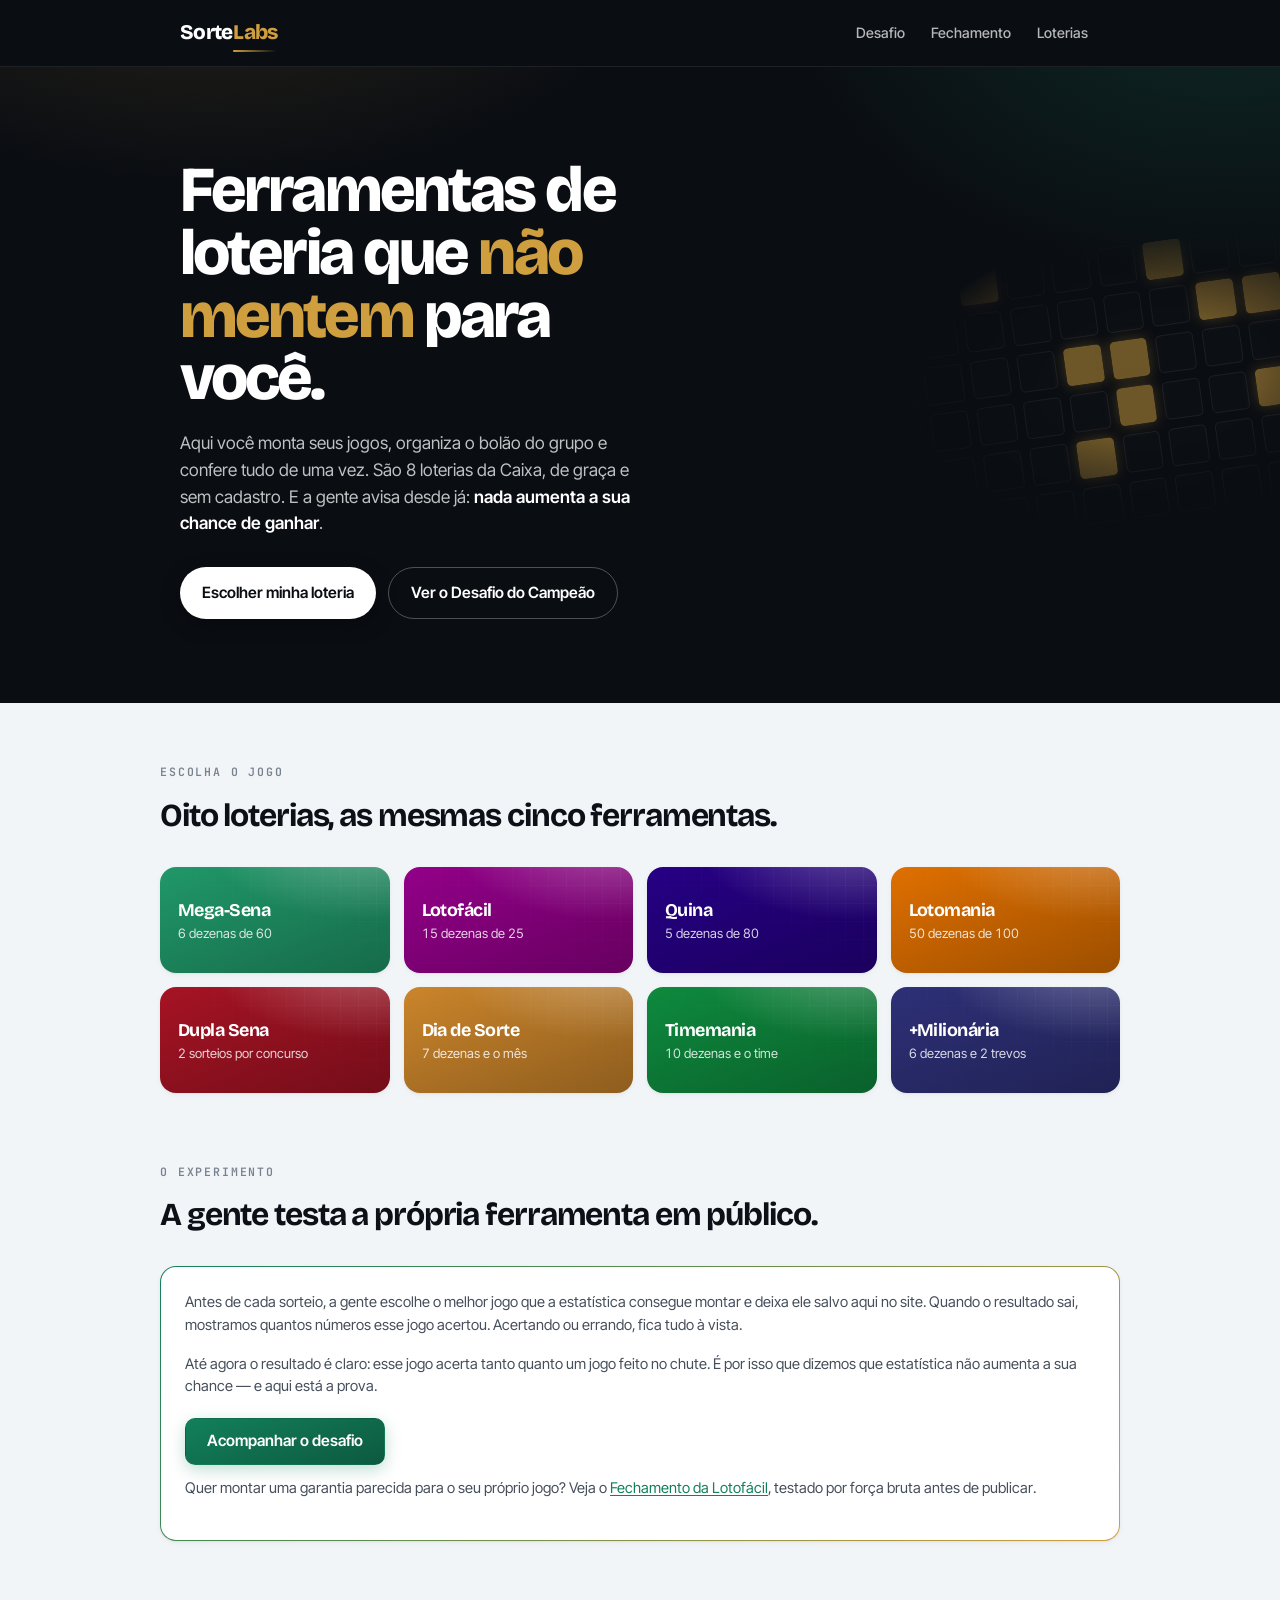
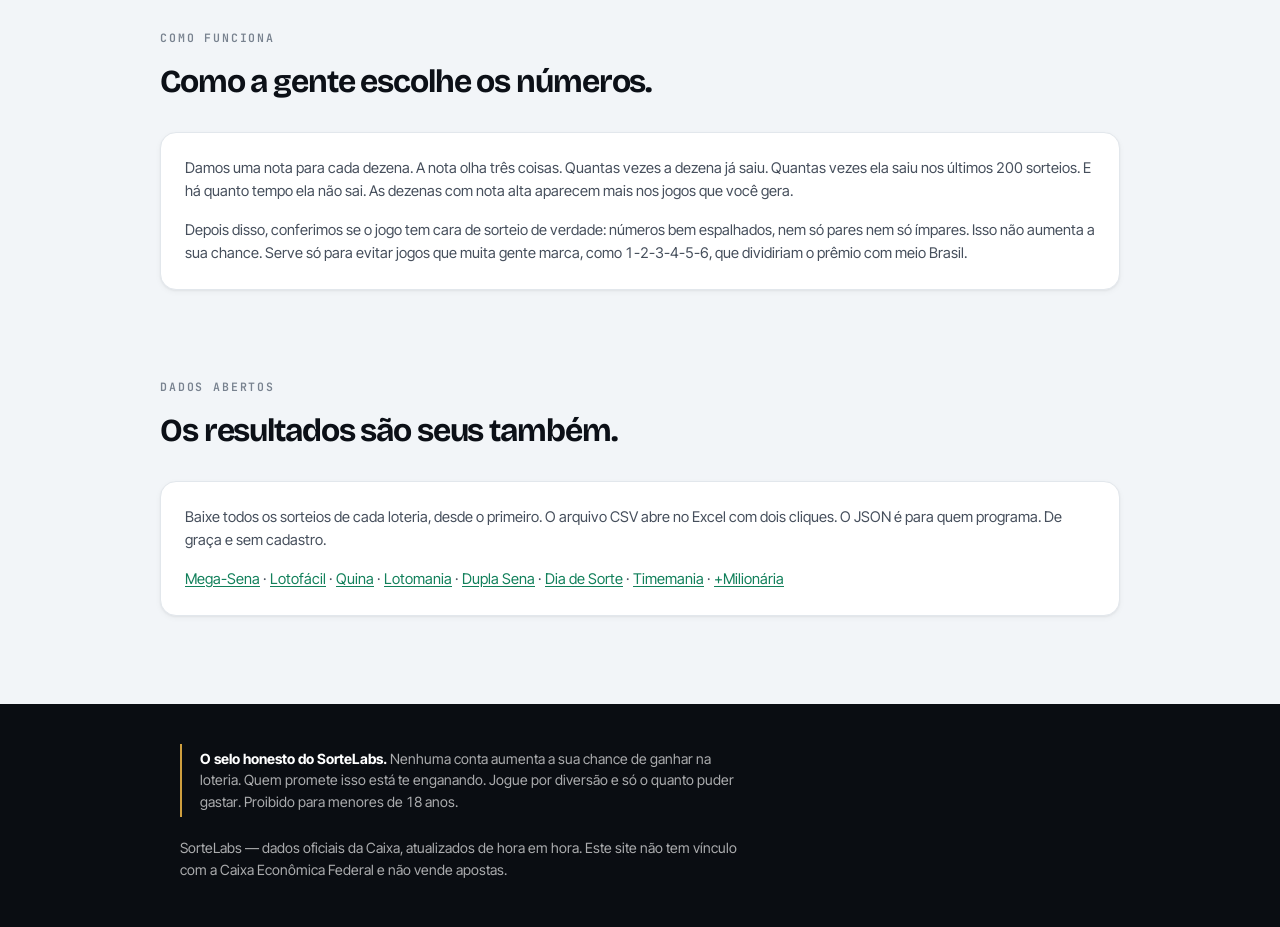
<file: index.html>
<!DOCTYPE html>
<html lang="pt-BR">
<head>
<meta charset="utf-8">
<meta name="viewport" content="width=device-width, initial-scale=1">
<meta name="google-site-verification" content="1ASDodTUQNNEFQTdYF4TCvACuHrtQRBXcfsDynb9Msk" />
<title>SorteLabs — Gerador, Bolão com Rateio e Conferidor de Loterias</title>
<meta name="description" content="Ferramentas gratuitas para Mega-Sena, Lotofácil, Quina e mais 5 loterias: gerador estatístico, bolão com rateio pronto para o WhatsApp, conferidor de vários jogos e planejador de orçamento. Honesto: nada aumenta sua chance — a gente só organiza a brincadeira.">
<meta property="og:title" content="SorteLabs — ferramentas honestas para loterias">
<meta property="og:description" content="Gerador, bolão com rateio, conferidor e planejador de orçamento para 8 loterias da Caixa. Grátis.">
<meta property="og:type" content="website">
<link rel="canonical" href="https://sortelabs.com.br/">
<link rel="preconnect" href="https://fonts.googleapis.com">
<link rel="preconnect" href="https://fonts.gstatic.com" crossorigin>
<link href="https://fonts.googleapis.com/css2?family=Bricolage+Grotesque:opsz,wght@12..96,600..800&family=Inter+Tight:wght@400;500;600;700&family=JetBrains+Mono:wght@400;600&display=swap" rel="stylesheet">
<link rel="stylesheet" href="css/estilo.css">
<link rel="icon" href="data:image/svg+xml,<svg xmlns='http://www.w3.org/2000/svg' viewBox='0 0 100 100'><rect width='100' height='100' rx='22' fill='%230A0D12'/><rect x='18' y='18' width='26' height='26' rx='6' fill='%23CF9F3F'/><rect x='56' y='18' width='26' height='26' rx='6' fill='%23222A35'/><rect x='18' y='56' width='26' height='26' rx='6' fill='%23222A35'/><rect x='56' y='56' width='26' height='26' rx='6' fill='%23CF9F3F'/></svg>">
</head>
<body>

<header class="topo">
  <div class="miolo">
    <a class="marca" href="/"><span class="sorte">Sorte</span><span class="labs">Labs</span></a>
    <nav>
      <a href="desafio.html">Desafio</a>
      <a href="fechamento.html">Fechamento</a>
      <a href="#loterias">Loterias</a>
    </nav>
  </div>
</header>

<section class="heroi">
  <div class="volante" aria-hidden="true"></div>
  <div class="miolo">
    <h1>Ferramentas de loteria que <em>não mentem</em> para você.</h1>
    <p>Aqui você monta seus jogos, organiza o bolão do grupo e confere tudo
    de uma vez. São 8 loterias da Caixa, de graça e sem cadastro. E a gente
    avisa desde já: <strong>nada aumenta a sua chance de ganhar</strong>.</p>
    <div class="heroi-acoes">
      <a class="botao-claro" href="#loterias">Escolher minha loteria</a>
      <a class="botao-vazado" href="desafio.html">Ver o Desafio do Campeão</a>
    </div>
  </div>
</section>

<main>
  <section class="secao miolo" id="loterias">
    <span class="rotulo-secao">Escolha o jogo</span>
    <h2>Oito loterias, as mesmas cinco ferramentas.</h2>
    <div class="grade-loterias revelar">
      <a class="card-loteria" style="--cor:#209869" href="megasena.html">
        <strong>Mega-Sena</strong><span>6 dezenas de 60</span></a>
      <a class="card-loteria" style="--cor:#930089" href="lotofacil.html">
        <strong>Lotofácil</strong><span>15 dezenas de 25</span></a>
      <a class="card-loteria" style="--cor:#260085" href="quina.html">
        <strong>Quina</strong><span>5 dezenas de 80</span></a>
      <a class="card-loteria" style="--cor:#E07000" href="lotomania.html">
        <strong>Lotomania</strong><span>50 dezenas de 100</span></a>
      <a class="card-loteria" style="--cor:#A61324" href="duplasena.html">
        <strong>Dupla Sena</strong><span>2 sorteios por concurso</span></a>
      <a class="card-loteria" style="--cor:#CB852B" href="diadesorte.html">
        <strong>Dia de Sorte</strong><span>7 dezenas e o mês</span></a>
      <a class="card-loteria" style="--cor:#0E8A3E" href="timemania.html">
        <strong>Timemania</strong><span>10 dezenas e o time</span></a>
      <a class="card-loteria" style="--cor:#2E3078" href="maismilionaria.html">
        <strong>+Milionária</strong><span>6 dezenas e 2 trevos</span></a>
    </div>
  </section>

  <section class="secao miolo">
    <span class="rotulo-secao">O experimento</span>
    <h2>A gente testa a própria ferramenta em público.</h2>
    <div class="cartao destaque revelar">
      <p class="dica">Antes de cada sorteio, a gente escolhe o melhor jogo que
      a estatística consegue montar e deixa ele salvo aqui no site. Quando o
      resultado sai, mostramos quantos números esse jogo acertou. Acertando ou
      errando, fica tudo à vista.</p>
      <p class="dica">Até agora o resultado é claro: esse jogo acerta tanto
      quanto um jogo feito no chute. É por isso que dizemos que estatística não
      aumenta a sua chance — e aqui está a prova.</p>
      <a class="botao" href="desafio.html" style="margin-top:4px">Acompanhar o desafio</a>
      <p class="dica" style="margin-top:12px">Quer montar uma garantia parecida
      para o seu próprio jogo? Veja o
      <a href="fechamento.html">Fechamento da Lotofácil</a>, testado por força
      bruta antes de publicar.</p>
    </div>
  </section>

  <section class="secao miolo">
    <span class="rotulo-secao">Como funciona</span>
    <h2>Como a gente escolhe os números.</h2>
    <div class="cartao revelar">
      <p class="dica">Damos uma nota para cada dezena. A nota olha três coisas. Quantas
      vezes a dezena já saiu. Quantas vezes ela saiu nos últimos 200 sorteios.
      E há quanto tempo ela não sai. As dezenas com nota alta aparecem
      mais nos jogos que você gera.</p>
      <p class="dica" style="margin-bottom:0">Depois disso, conferimos se o jogo
      tem cara de sorteio de verdade: números bem espalhados, nem só pares nem
      só ímpares. Isso não aumenta a sua chance. Serve só para evitar jogos que
      muita gente marca, como 1-2-3-4-5-6, que dividiriam o prêmio com meio
      Brasil.</p>
    </div>
  </section>

  <section class="secao miolo" style="padding-bottom:20px">
    <span class="rotulo-secao">Dados abertos</span>
    <h2>Os resultados são seus também.</h2>
    <div class="cartao revelar">
      <p class="dica">Baixe todos os sorteios de cada loteria, desde o primeiro.
      O arquivo CSV abre no Excel com dois cliques. O JSON é para quem programa.
      De graça e sem cadastro.</p>
      <p class="dica" style="margin-bottom:0">
        <a href="dados/csv/megasena.csv" download>Mega-Sena</a> ·
        <a href="dados/csv/lotofacil.csv" download>Lotofácil</a> ·
        <a href="dados/csv/quina.csv" download>Quina</a> ·
        <a href="dados/csv/lotomania.csv" download>Lotomania</a> ·
        <a href="dados/csv/duplasena.csv" download>Dupla Sena</a> ·
        <a href="dados/csv/diadesorte.csv" download>Dia de Sorte</a> ·
        <a href="dados/csv/timemania.csv" download>Timemania</a> ·
        <a href="dados/csv/maismilionaria.csv" download>+Milionária</a>
      </p>
    </div>
  </section>
</main>

<footer class="rodape">
  <div class="miolo">
    <div class="selo-honesto"><strong>O selo honesto do SorteLabs.</strong>
    Nenhuma conta aumenta a sua chance de ganhar na loteria. Quem promete isso
    está te enganando. Jogue por diversão e só o quanto puder gastar. Proibido
    para menores de 18 anos.</div>
    <p>SorteLabs — dados oficiais da Caixa, atualizados de hora em hora. Este
    site não tem vínculo com a Caixa Econômica Federal e não vende apostas.</p>
  </div>
</footer>

<script src="js/interface.js"></script>
<script data-goatcounter="https://sortelabs.goatcounter.com/count" async src="//gc.zgo.at/count.js"></script>
</body>
</html>
</file>
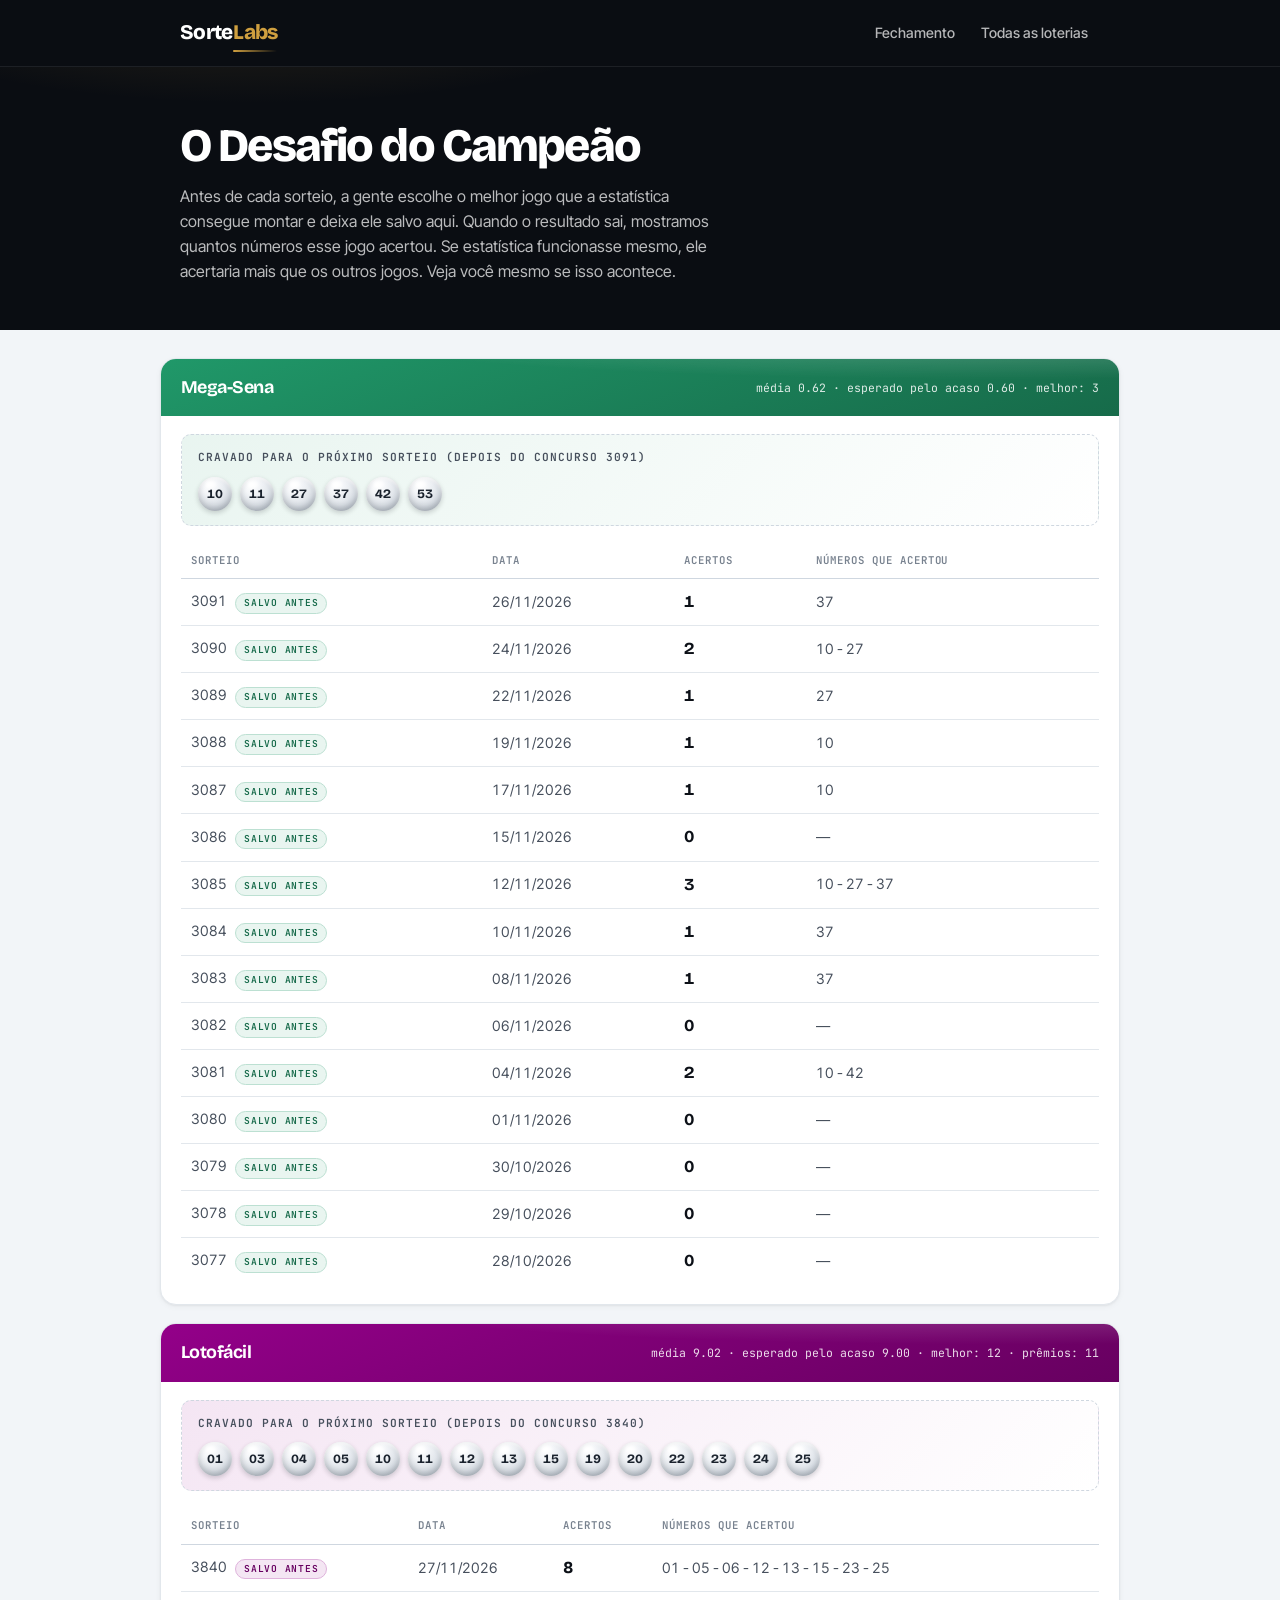
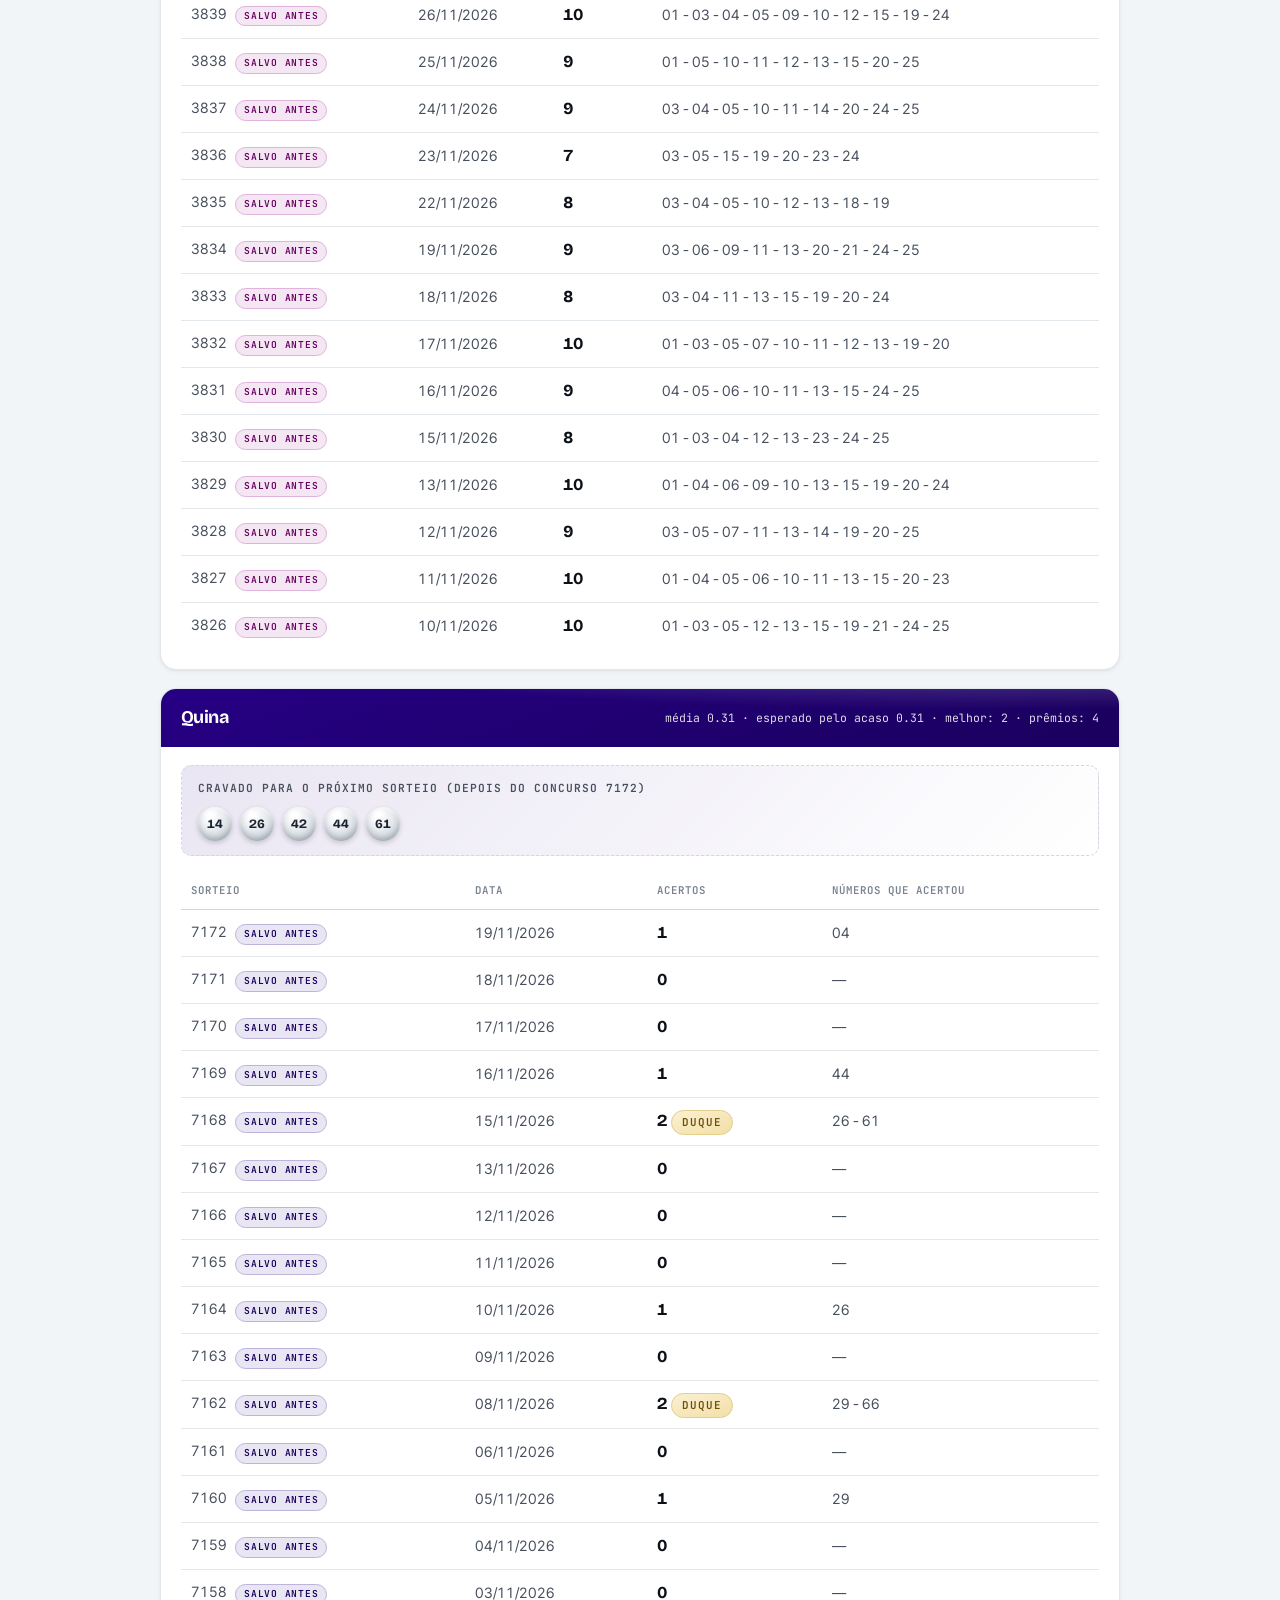
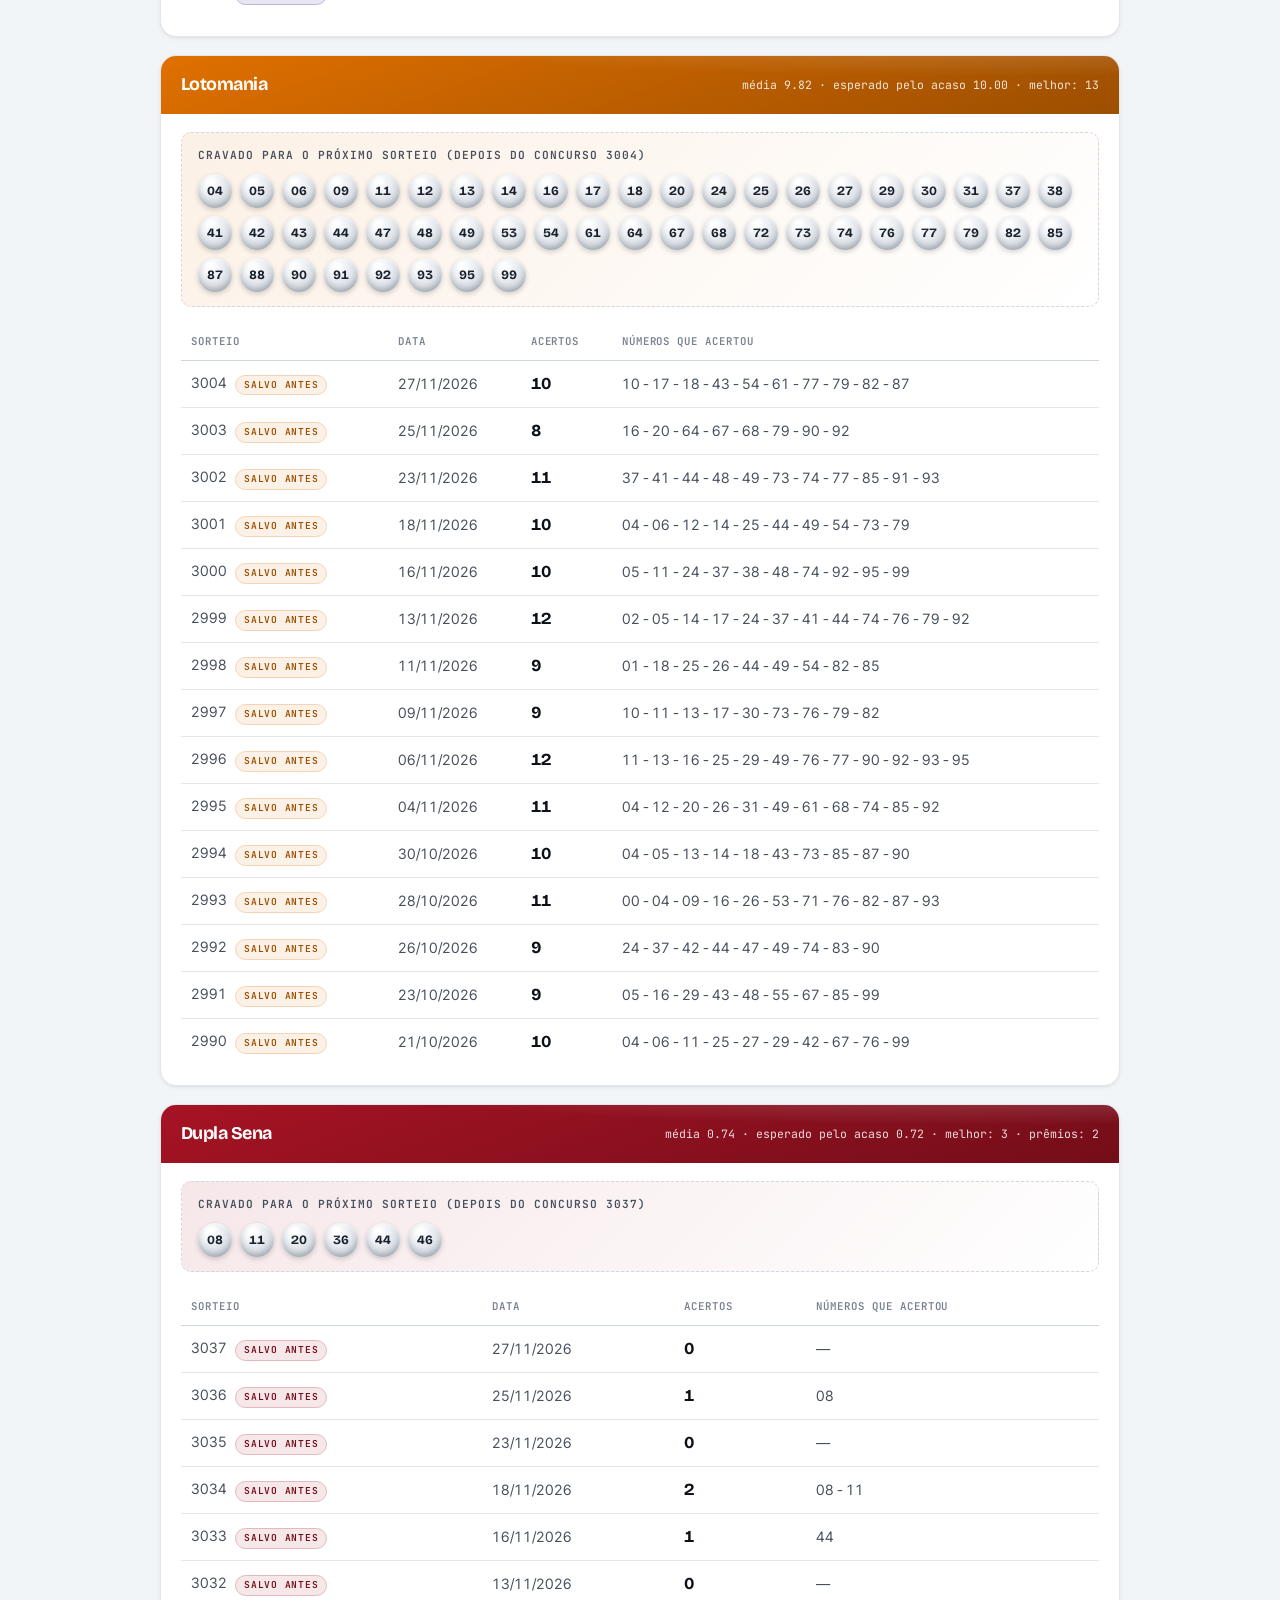
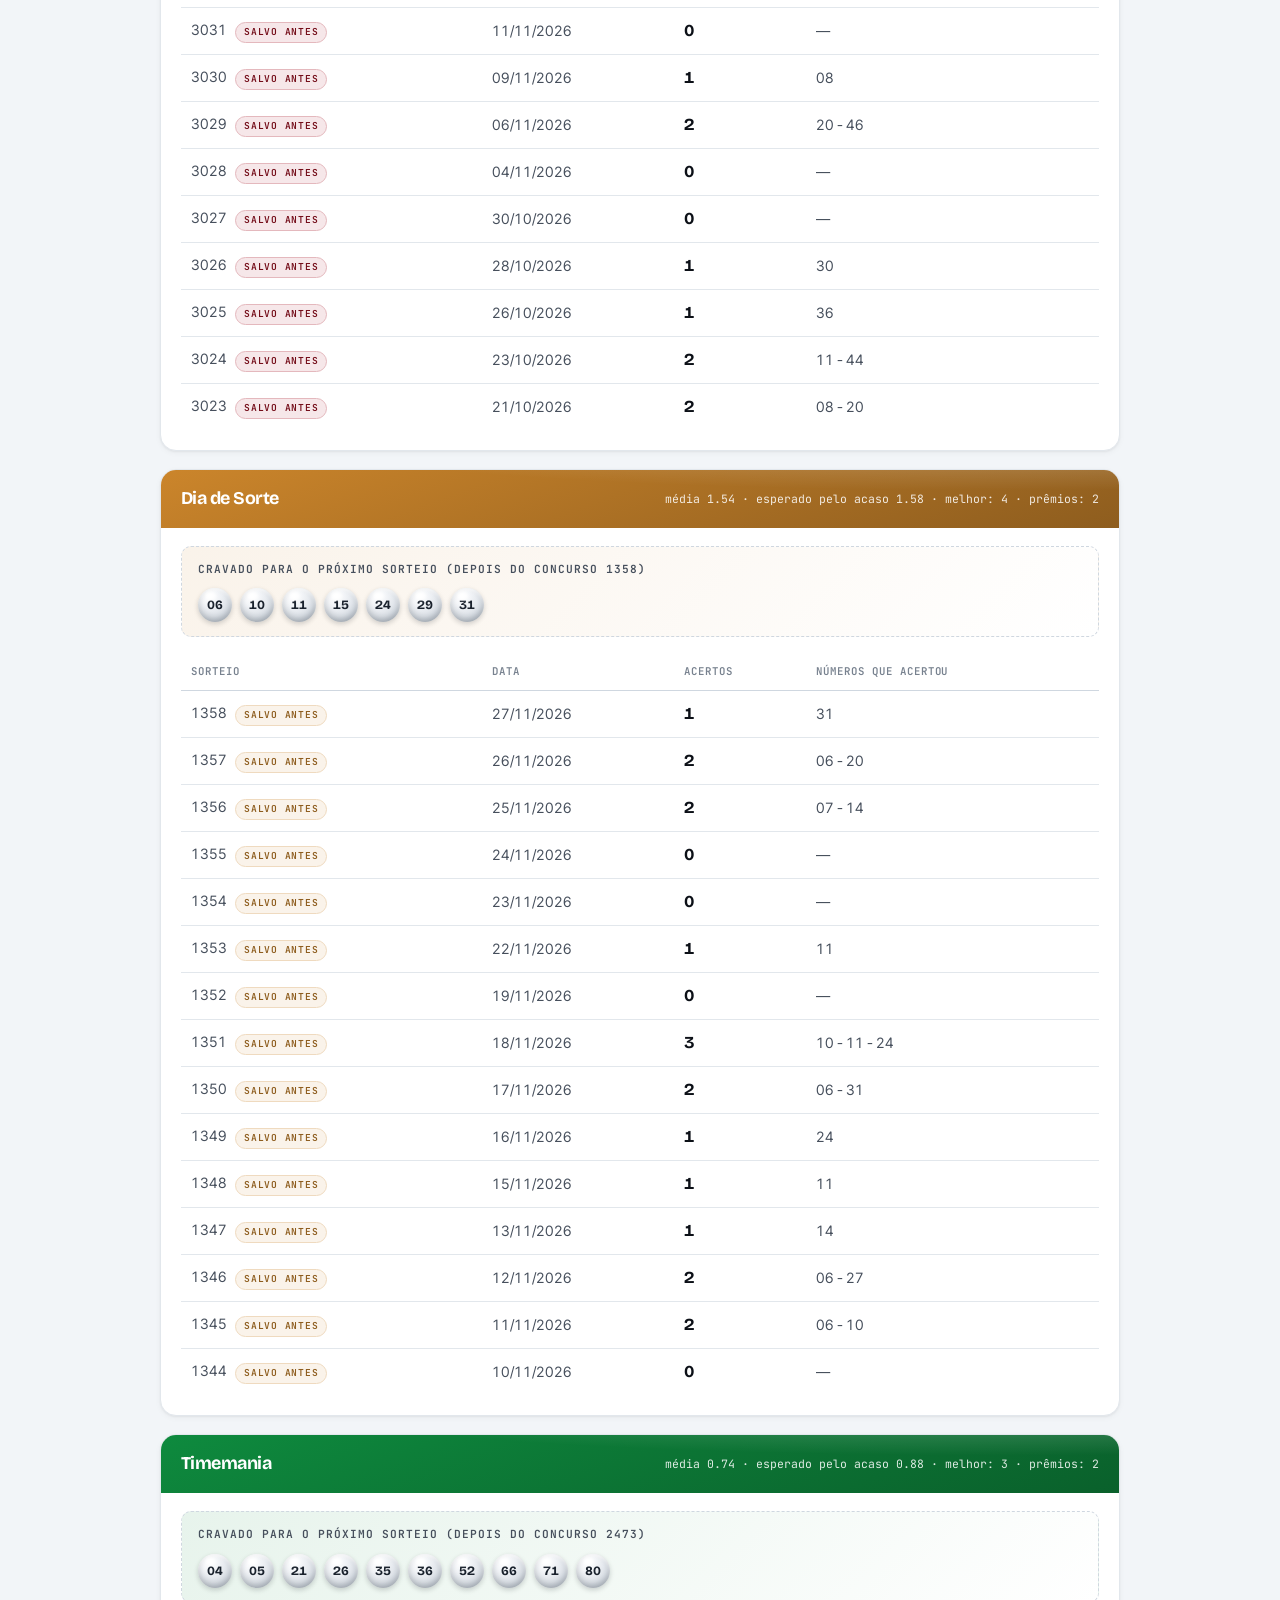
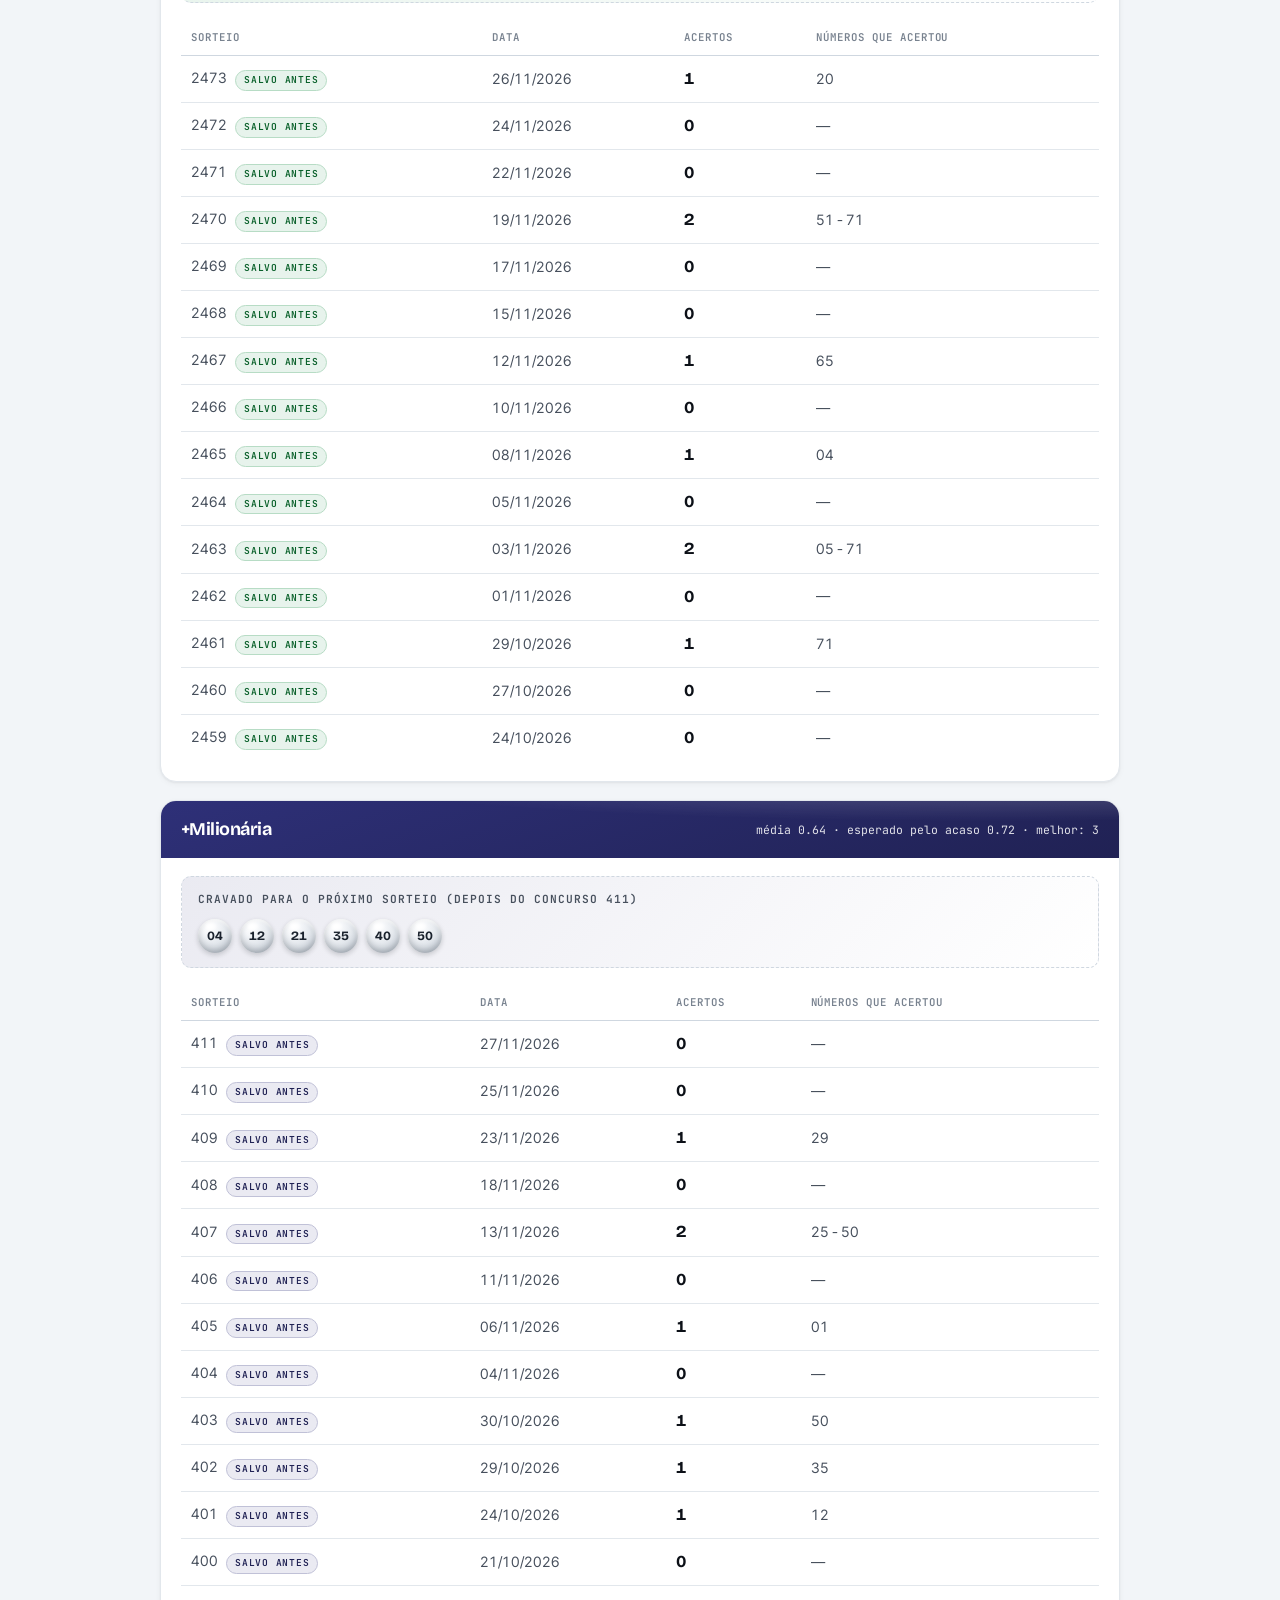
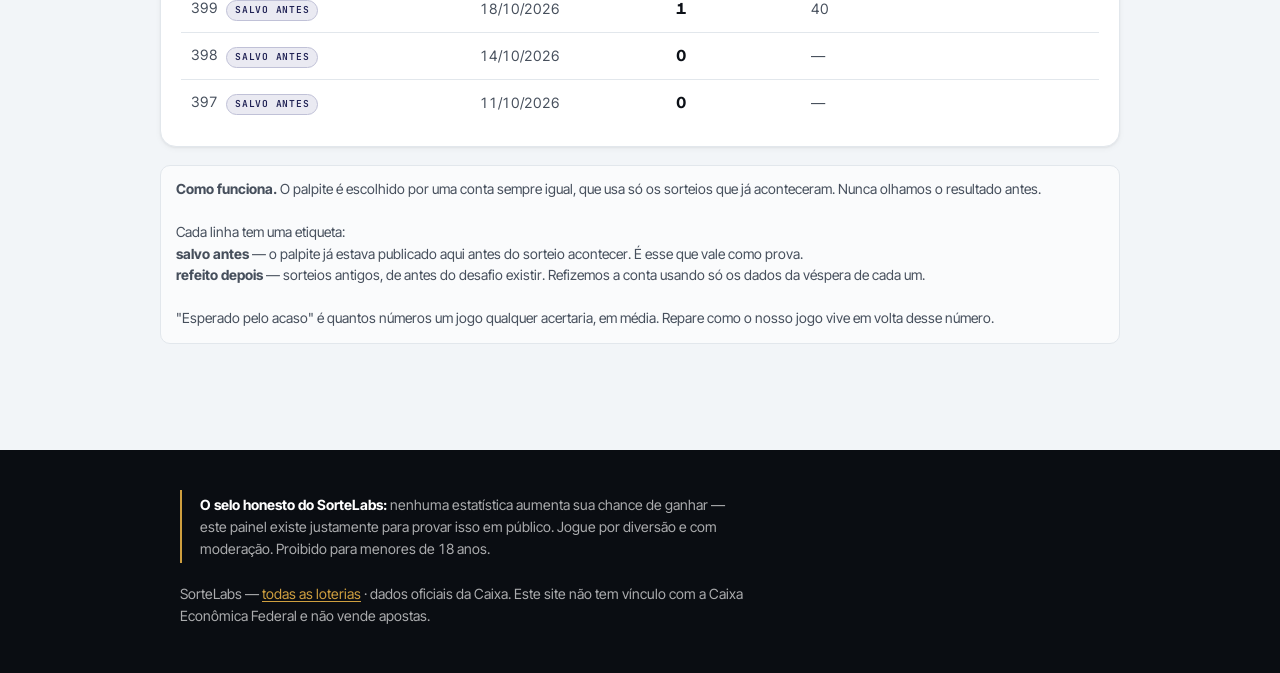
<file: desafio.html>
<!DOCTYPE html>
<html lang="pt-BR">
<head>
<meta charset="utf-8">
<meta name="viewport" content="width=device-width, initial-scale=1">
<meta name="google-site-verification" content="1ASDodTUQNNEFQTdYF4TCvACuHrtQRBXcfsDynb9Msk" />
<title>O Desafio do Campeão — a estatística acerta? | SorteLabs</title>
<meta name="description" content="Antes de cada sorteio, o SorteLabs crava o seu melhor jogo estatístico e registra publicamente quantos acertos fez. Um experimento honesto e automático: acompanhe se a estatística ganha do acaso (spoiler: não ganha).">
<meta property="og:title" content="O Desafio do Campeão — SorteLabs">
<meta property="og:description" content="Cravamos nosso melhor jogo antes de cada sorteio e mostramos os acertos, sem esconder nada.">
<meta property="og:type" content="website">
<link rel="canonical" href="https://sortelabs.com.br/desafio.html">
<link rel="preconnect" href="https://fonts.googleapis.com">
<link rel="preconnect" href="https://fonts.gstatic.com" crossorigin>
<link href="https://fonts.googleapis.com/css2?family=Bricolage+Grotesque:opsz,wght@12..96,600..800&family=Inter+Tight:wght@400;500;600;700&family=JetBrains+Mono:wght@400;600&display=swap" rel="stylesheet">
<link rel="stylesheet" href="css/estilo.css">
<link rel="icon" href="data:image/svg+xml,<svg xmlns='http://www.w3.org/2000/svg' viewBox='0 0 100 100'><rect width='100' height='100' rx='22' fill='%230A0D12'/><rect x='18' y='18' width='26' height='26' rx='6' fill='%23CF9F3F'/><rect x='56' y='18' width='26' height='26' rx='6' fill='%23222A35'/><rect x='18' y='56' width='26' height='26' rx='6' fill='%23222A35'/><rect x='56' y='56' width='26' height='26' rx='6' fill='%23CF9F3F'/></svg>">

</head>
<body>

<header class="topo">
  <div class="miolo">
    <a class="marca" href="/"><span class="sorte">Sorte</span><span class="labs">Labs</span></a>
    <nav><a href="fechamento.html">Fechamento</a><a href="/">Todas as loterias</a></nav>
  </div>
</header>

<div class="cabecalho-desafio">
  <div class="miolo">
    <h1>O Desafio do Campeão</h1>
    <p>Antes de cada sorteio, a gente escolhe o melhor jogo que a estatística
    consegue montar e deixa ele salvo aqui. Quando o resultado sai, mostramos
    quantos números esse jogo acertou. Se estatística funcionasse mesmo, ele
    acertaria mais que os outros jogos. Veja você mesmo se isso acontece.</p>
  </div>
</div>

<main class="miolo painel">
  <div id="conteudo"><p class="dica">Carregando o desafio…</p></div>

  <div class="aviso-obs"><strong>Como funciona.</strong> O palpite é
  escolhido por uma conta sempre igual, que usa só os sorteios que já
  aconteceram. Nunca olhamos o resultado antes.<br><br>
  Cada linha tem uma etiqueta:<br>
  <strong>salvo antes</strong> — o palpite já estava publicado aqui antes do
  sorteio acontecer. É esse que vale como prova.<br>
  <strong>refeito depois</strong> — sorteios antigos, de antes do desafio
  existir. Refizemos a conta usando só os dados da véspera de cada um.<br><br>
  "Esperado pelo acaso" é quantos números um jogo qualquer acertaria, em
  média. Repare como o nosso jogo vive em volta desse número.</div>
</main>

<footer class="rodape">
  <div class="miolo">
    <div class="selo-honesto"><strong>O selo honesto do SorteLabs:</strong>
    nenhuma estatística aumenta sua chance de ganhar — este painel existe
    justamente para provar isso em público. Jogue por diversão e com
    moderação. Proibido para menores de 18 anos.</div>
    <p>SorteLabs — <a href="/">todas as loterias</a> · dados oficiais
    da Caixa. Este site não tem vínculo com a Caixa Econômica Federal e não
    vende apostas.</p>
  </div>
</footer>

<script src="js/interface.js"></script>
<script src="js/motor.js"></script>
<script src="js/desafio.js"></script>
<script data-goatcounter="https://sortelabs.goatcounter.com/count" async src="//gc.zgo.at/count.js"></script>
</body>
</html>
</file>
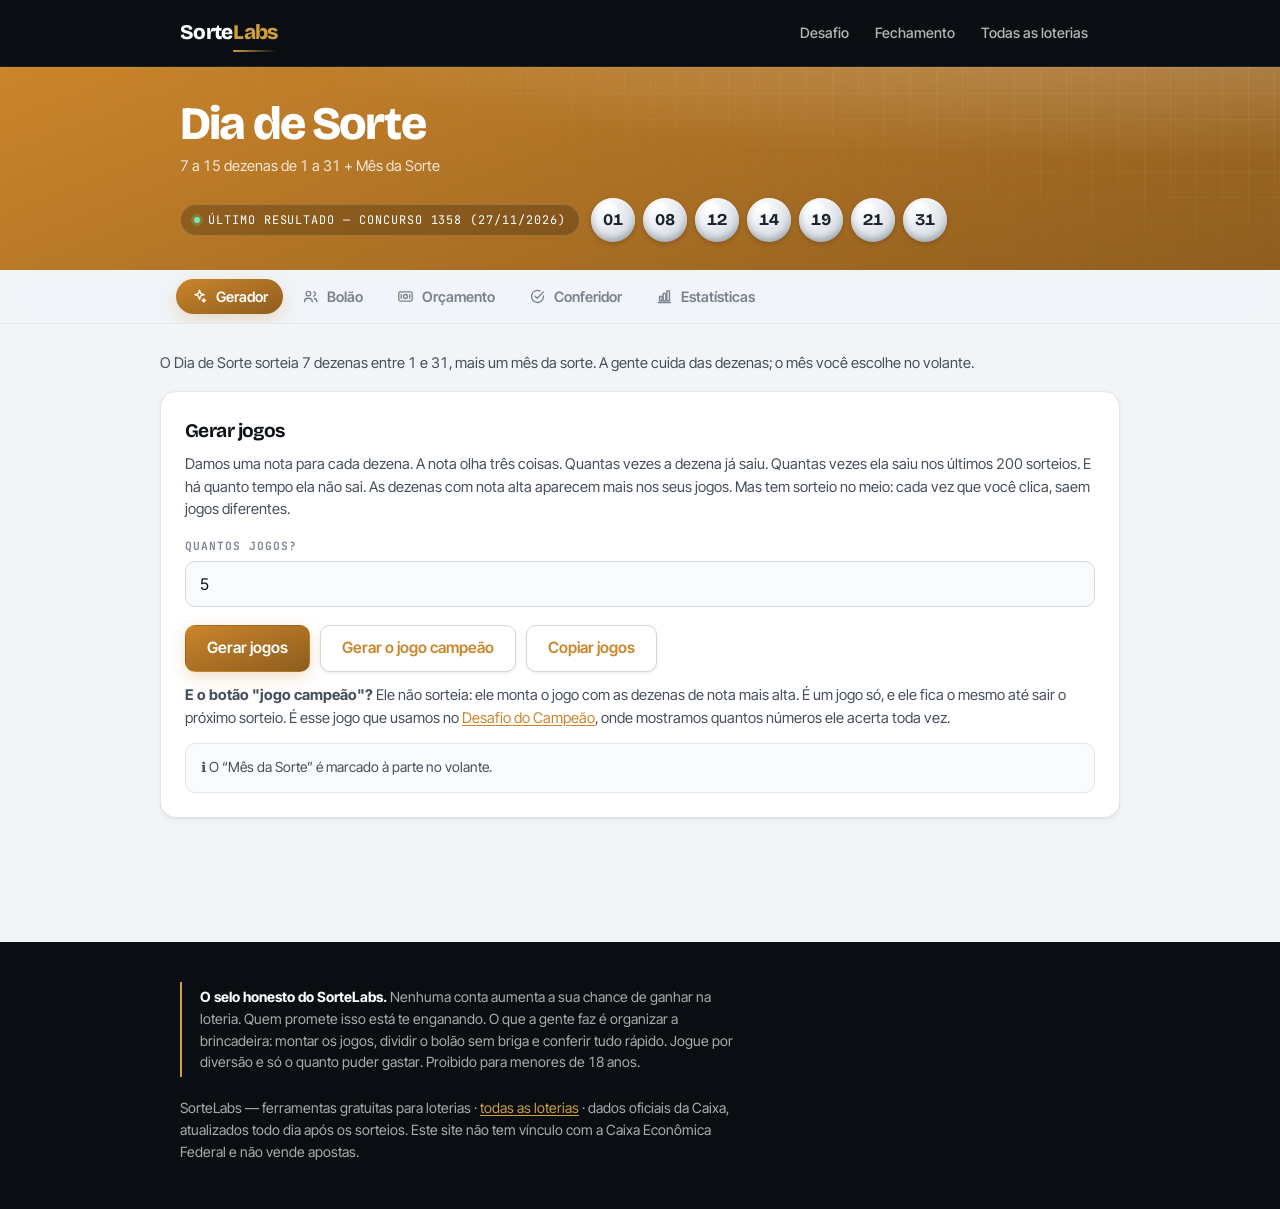
<file: diadesorte.html>
<!DOCTYPE html>
<html lang="pt-BR">
<head>
<meta charset="utf-8">
<meta name="viewport" content="width=device-width, initial-scale=1">
<meta name="google-site-verification" content="1ASDodTUQNNEFQTdYF4TCvACuHrtQRBXcfsDynb9Msk" />
<title>Dia de Sorte: Gerador, Bolão com Rateio e Conferidor — SorteLabs</title>
<meta name="description" content="Monte jogos do Dia de Sorte, organize o bolão do grupo e confira vários jogos de uma vez. Grátis e sem cadastro.">
<meta property="og:title" content="Dia de Sorte — Gerador, Bolão e Conferidor | SorteLabs">
<meta property="og:description" content="Monte jogos do Dia de Sorte, organize o bolão do grupo e confira vários jogos de uma vez. Grátis e sem cadastro.">
<meta property="og:type" content="website">
<link rel="canonical" href="https://sortelabs.com.br/diadesorte.html">
<link rel="preconnect" href="https://fonts.googleapis.com">
<link rel="preconnect" href="https://fonts.gstatic.com" crossorigin>
<link href="https://fonts.googleapis.com/css2?family=Bricolage+Grotesque:opsz,wght@12..96,600..800&family=Inter+Tight:wght@400;500;600;700&family=JetBrains+Mono:wght@400;600&display=swap" rel="stylesheet">
<link rel="stylesheet" href="css/estilo.css">
<link rel="icon" href="data:image/svg+xml,<svg xmlns='http://www.w3.org/2000/svg' viewBox='0 0 100 100'><rect width='100' height='100' rx='22' fill='%230A0D12'/><rect x='18' y='18' width='26' height='26' rx='6' fill='%23CF9F3F'/><rect x='56' y='18' width='26' height='26' rx='6' fill='%23222A35'/><rect x='18' y='56' width='26' height='26' rx='6' fill='%23222A35'/><rect x='56' y='56' width='26' height='26' rx='6' fill='%23CF9F3F'/></svg>">
<style>:root { --cor: #CB852B; }</style>
</head>
<body>

<header class="topo">
  <div class="miolo">
    <a class="marca" href="/"><span class="sorte">Sorte</span><span class="labs">Labs</span></a>
    <nav><a href="desafio.html">Desafio</a><a href="fechamento.html">Fechamento</a><a href="/">Todas as loterias</a></nav>
  </div>
</header>

<div class="faixa-loteria">
  <div class="miolo">
    <h1>Dia de Sorte</h1>
    <p class="sub">7 a 15 dezenas de 1 a 31 + Mês da Sorte</p>
    <div class="ultimo-resultado" id="ultimo-resultado">Carregando o último resultado…</div>
  </div>
</div>

<nav class="abas" aria-label="Ferramentas">
  <div class="miolo">
    <button class="aba" data-alvo="gerador" aria-selected="true"><svg viewBox="0 0 24 24" fill="none" stroke="currentColor" stroke-linecap="round" stroke-linejoin="round"><path d="M12 3l1.7 4.8L18.5 9.5 13.7 11.2 12 16l-1.7-4.8L5.5 9.5l4.8-1.7z"/><path d="M18 15l.7 1.8 1.8.7-1.8.7L18 20l-.7-1.8-1.8-.7 1.8-.7z"/></svg><span>Gerador</span></button>
    <button class="aba" data-alvo="bolao" aria-selected="false"><svg viewBox="0 0 24 24" fill="none" stroke="currentColor" stroke-linecap="round" stroke-linejoin="round"><circle cx="9" cy="8" r="3.2"/><path d="M3.5 19.5c0-3 2.5-5 5.5-5s5.5 2 5.5 5"/><path d="M16.5 5.4a3.2 3.2 0 0 1 0 6.2"/><path d="M17.5 14.8c2.1.5 3.5 2.3 3.5 4.7"/></svg><span>Bolão</span></button>
    <button class="aba" data-alvo="orcamento" aria-selected="false"><svg viewBox="0 0 24 24" fill="none" stroke="currentColor" stroke-linecap="round" stroke-linejoin="round"><rect x="2.5" y="5.5" width="19" height="13" rx="2.5"/><circle cx="12" cy="12" r="2.8"/><path d="M6 9.5v5M18 9.5v5"/></svg><span>Orçamento</span></button>
    <button class="aba" data-alvo="conferidor" aria-selected="false"><svg viewBox="0 0 24 24" fill="none" stroke="currentColor" stroke-linecap="round" stroke-linejoin="round"><path d="M20.5 11.2V12a8.5 8.5 0 1 1-5-7.8"/><path d="M8.5 11.5l3 3 9-9"/></svg><span>Conferidor</span></button>
    <button class="aba" data-alvo="estatisticas" aria-selected="false"><svg viewBox="0 0 24 24" fill="none" stroke="currentColor" stroke-linecap="round" stroke-linejoin="round"><path d="M3.5 20.5h17"/><rect x="5" y="12" width="3.6" height="6"/><rect x="10.2" y="7.5" width="3.6" height="10.5"/><rect x="15.4" y="4" width="3.6" height="14"/></svg><span>Estatísticas</span></button>
  </div>
</nav>

<main class="miolo painel">

  <p class="dica" style="margin-top:0">O Dia de Sorte sorteia 7 dezenas entre 1 e 31, mais um mês da sorte. A gente cuida das dezenas; o mês você escolhe no volante.</p>
  <div class="anuncio" aria-hidden="true"><!-- espaço reservado: anúncio topo --></div>

  <section class="ferramenta" id="gerador">
    <div class="cartao">
      <h2>Gerar jogos</h2>
      <p class="dica">Damos uma nota para cada dezena. A nota olha três coisas. Quantas
      vezes a dezena já saiu. Quantas vezes ela saiu nos últimos 200 sorteios.
      E há quanto tempo ela não sai. As dezenas com nota alta aparecem
      mais nos seus jogos. Mas tem sorteio no meio: cada vez que você clica,
      saem jogos diferentes.</p>
      <form id="form-gerador">
        <div class="linha-campos">
          <div class="campo">
            <label for="ger-qtd">Quantos jogos?</label>
            <input type="number" id="ger-qtd" min="1" max="100" value="5">
          </div>
        </div>
        <div class="botoes">
          <button class="botao" type="submit">Gerar jogos</button>
          <button class="botao secundario" type="button" id="btn-campeao">Gerar o jogo campeão</button>
          <button class="botao secundario" type="button" id="btn-copiar-jogos" hidden>Copiar jogos</button>
        </div>
      </form>
      <p class="dica" style="margin:12px 0 0">
      <strong>E o botão "jogo campeão"?</strong> Ele não sorteia: ele monta o
      jogo com as dezenas de nota mais alta. É um jogo só, e ele fica o mesmo
      até sair o próximo sorteio. É esse jogo que usamos no
      <a href="desafio.html">Desafio do Campeão</a>, onde mostramos quantos
      números ele acerta toda vez.</p>
      <div id="ger-saida"></div>
      <div class="caixa-resumo" id="ger-resumo" hidden></div>
      <div class="aviso-obs">ℹ️ O “Mês da Sorte” é marcado à parte no volante.</div>
    </div>
  </section>

  <section class="ferramenta" id="bolao" hidden>
    <div class="cartao">
      <h2>Montar bolão</h2>
      <p class="dica">Monte os jogos do grupo, veja quanto cada pessoa paga e
      copie a mensagem pronta para mandar no WhatsApp.</p>
      <form id="form-bolao">
        <div class="linha-campos">
          <div class="campo">
            <label for="bol-jogos">Jogos</label>
            <input type="number" id="bol-jogos" min="1" max="50" value="4">
          </div>
          <div class="campo">
            <label for="bol-dezenas">Dezenas por jogo</label>
            <select id="bol-dezenas"><option value="7">7</option><option value="8">8</option><option value="9">9</option><option value="10">10</option><option value="11">11</option><option value="12">12</option><option value="13">13</option><option value="14">14</option><option value="15">15</option></select>
          </div>
          <div class="campo">
            <label for="bol-pessoas">Pessoas</label>
            <input type="number" id="bol-pessoas" min="1" max="100" value="4">
          </div>
          <div class="campo">
            <label for="bol-valor">Valor total (R$)</label>
            <input type="text" id="bol-valor" inputmode="decimal" placeholder="ex.: 120,00">
            <small class="ajuda">Em branco, usamos o custo oficial.</small>
          </div>
        </div>
        <div class="botoes">
          <button class="botao" type="submit">Montar bolão</button>
          <button class="botao secundario" type="button" id="btn-copiar-whats" hidden>Copiar mensagem</button>
          <a class="botao secundario" id="btn-abrir-whats" hidden target="_blank" rel="noopener">Abrir no WhatsApp</a>
        </div>
      </form>
      <div id="bol-saida"></div>
      <div class="caixa-resumo" id="bol-rateio" hidden></div>
      <div class="msg-whats" id="bol-msg" hidden></div>
      <div class="aviso-obs">ℹ️ O “Mês da Sorte” é marcado à parte no volante.</div>
    </div>
  </section>

  <section class="ferramenta" id="orcamento" hidden>
    <div class="cartao">
      <h2>Planejar pelo orçamento</h2>
      <p class="dica">Diga quanto vocês têm para gastar. Mostramos as opções de
      jogo que cabem nesse dinheiro, quanto sobra e a chance de cada uma.</p>
      <form id="form-orcamento">
        <div class="linha-campos">
          <div class="campo">
            <label for="orc-valor">Orçamento (R$)</label>
            <input type="text" id="orc-valor" inputmode="decimal" placeholder="ex.: 100">
          </div>
          <div class="campo">
            <label for="orc-pessoas">Pessoas</label>
            <input type="number" id="orc-pessoas" min="1" max="100" value="1">
          </div>
        </div>
        <div class="botoes">
          <button class="botao" type="submit">Ver possibilidades</button>
        </div>
      </form>
      <p class="erro" id="orc-erro" hidden></p>
      <div id="orc-tabela" style="margin-top:14px"></div>
      <div id="orc-saida" hidden style="margin-top:18px"></div>
    </div>
  </section>

  <section class="ferramenta" id="conferidor" hidden>
    <div class="cartao">
      <h2>Conferir jogos</h2>
      <p class="dica">Primeiro coloque o resultado do sorteio. Depois cole seus
      jogos, um em cada linha. Pode colar do jeito que estiver: 05-10-22 ou
      5 10 22. Vamos marcar os números que você acertou.</p>
      <form id="form-conferidor">
        <div class="linha-campos">
          <div class="campo">
            <label for="conf-resultado">Resultado sorteado</label>
            <input type="text" id="conf-resultado" inputmode="numeric" placeholder="dezenas do sorteio">
            <small class="ajuda">Separe por espaço, traço ou vírgula.</small>
          </div>
        </div>
        <div class="linha-campos">
          <div class="campo">
            <label for="conf-jogos">Seus jogos (um por linha)</label>
            <textarea id="conf-jogos" placeholder="Cole aqui, um jogo por linha"></textarea>
          </div>
        </div>
        <div class="botoes">
          <button class="botao" type="submit">Conferir</button>
          <button class="botao secundario" type="button" id="btn-ultimo">Usar último resultado</button>
        </div>
      </form>
      <p class="erro" id="conf-erro" hidden></p>
      <div id="conf-saida" hidden style="margin-top:14px"></div>
      <div class="aviso-obs">ℹ️ O “Mês da Sorte” é marcado à parte no volante.</div>
    </div>
  </section>

  <section class="ferramenta" id="estatisticas" hidden>
    <p class="dica" id="atualizado-em"></p>
    <div id="est-conteudo"></div>
    <div class="cartao">
      <h2>Baixar o histórico completo</h2>
      <p class="dica">Baixe todos os sorteios da Dia de Sorte, desde o primeiro. O
      arquivo CSV abre no Excel com dois cliques, com uma dezena em cada coluna.
      O JSON é para quem programa. É de graça e você pode usar como quiser.</p>
      <div class="botoes">
        <a class="botao" href="dados/csv/diadesorte.csv" download>Baixar CSV (Excel)</a>
        <a class="botao secundario" href="dados/diadesorte.json" download>Baixar JSON</a>
      </div>
    </div>
    <div class="aviso-obs">Atenção: estas listas mostram o que já aconteceu.
    Elas não adivinham o próximo sorteio. Em todo sorteio, cada dezena tem a
    mesma chance de sair — não importa se ela saiu muito ou pouco antes.</div>
  </section>

  <div class="anuncio" aria-hidden="true"><!-- espaço reservado: anúncio rodapé --></div>
</main>

<footer class="rodape">
  <div class="miolo">
    <div class="selo-honesto"><strong>O selo honesto do SorteLabs.</strong>
    Nenhuma conta aumenta a sua chance de ganhar na loteria. Quem promete isso
    está te enganando. O que a gente faz é organizar a brincadeira: montar os
    jogos, dividir o bolão sem briga e conferir tudo rápido. Jogue por diversão
    e só o quanto puder gastar. Proibido para menores de 18 anos.</div>
    <p>SorteLabs — ferramentas gratuitas para loterias ·
    <a href="/">todas as loterias</a> · dados oficiais da Caixa,
    atualizados todo dia após os sorteios. Este site não tem vínculo com a
    Caixa Econômica Federal e não vende apostas.</p>
  </div>
</footer>

<script>window.PAGINA = { slug: "diadesorte" };</script>
<script src="js/interface.js"></script>
<script src="js/motor.js"></script>
<script src="js/app.js"></script>
<script data-goatcounter="https://sortelabs.goatcounter.com/count" async src="//gc.zgo.at/count.js"></script>
</body>
</html>
</file>
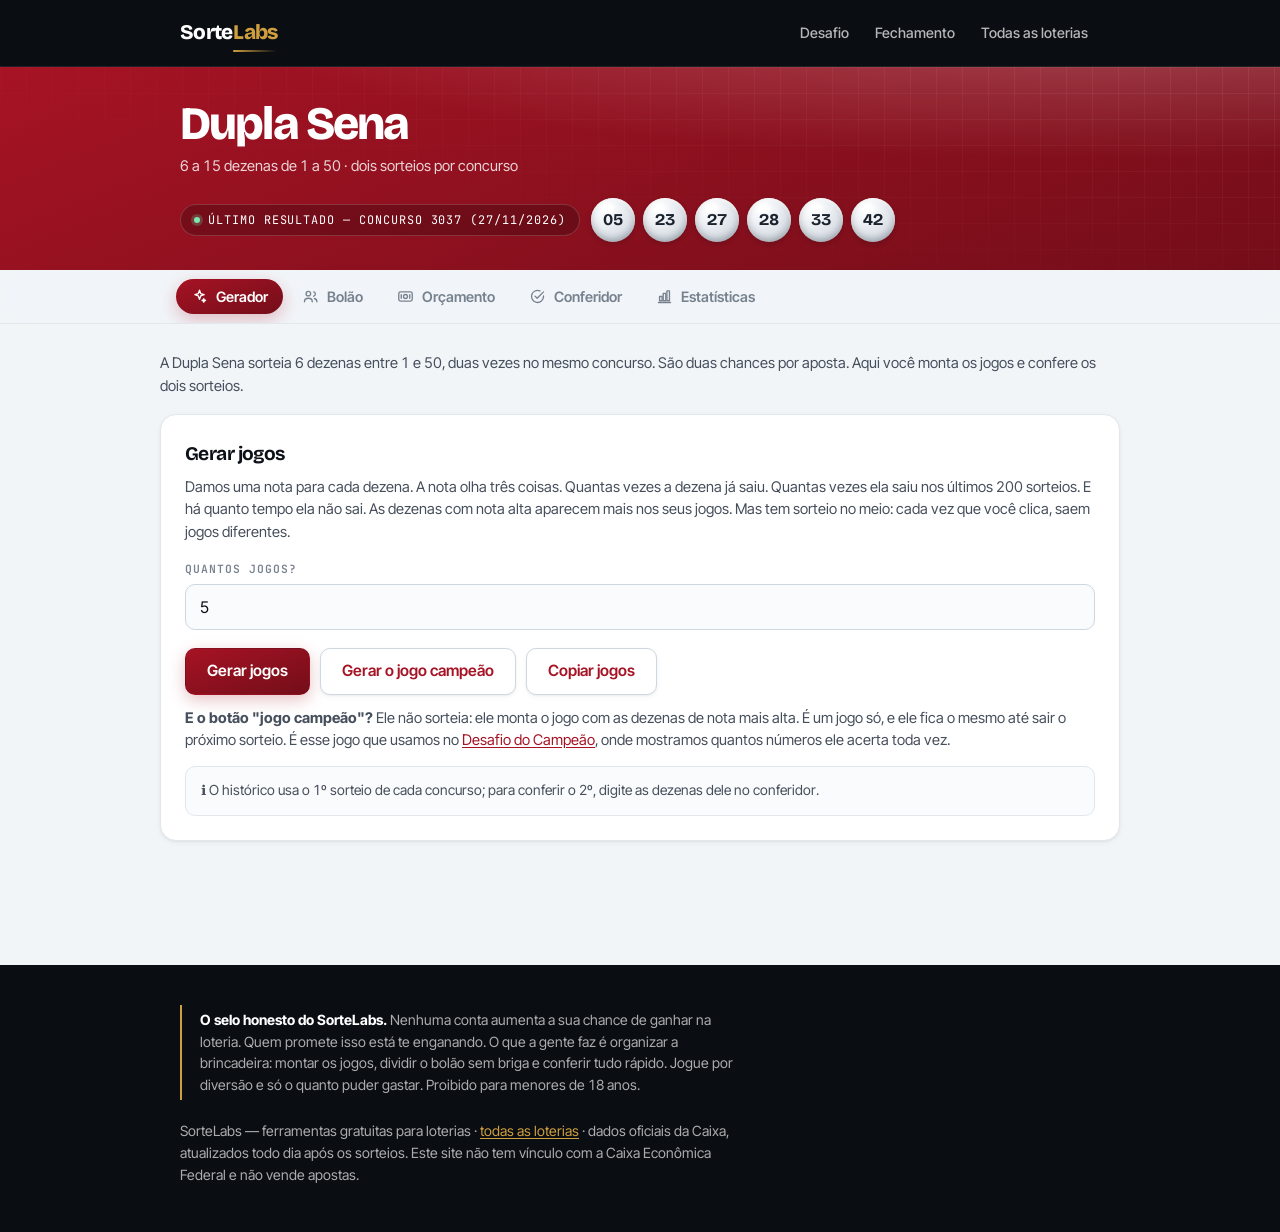
<file: duplasena.html>
<!DOCTYPE html>
<html lang="pt-BR">
<head>
<meta charset="utf-8">
<meta name="viewport" content="width=device-width, initial-scale=1">
<meta name="google-site-verification" content="1ASDodTUQNNEFQTdYF4TCvACuHrtQRBXcfsDynb9Msk" />
<title>Dupla Sena: Gerador, Bolão com Rateio e Conferidor — SorteLabs</title>
<meta name="description" content="Monte jogos da Dupla Sena, organize o bolão do grupo e confira os dois sorteios do concurso. Grátis e sem cadastro.">
<meta property="og:title" content="Dupla Sena — Gerador, Bolão e Conferidor | SorteLabs">
<meta property="og:description" content="Monte jogos da Dupla Sena, organize o bolão do grupo e confira os dois sorteios do concurso. Grátis e sem cadastro.">
<meta property="og:type" content="website">
<link rel="canonical" href="https://sortelabs.com.br/duplasena.html">
<link rel="preconnect" href="https://fonts.googleapis.com">
<link rel="preconnect" href="https://fonts.gstatic.com" crossorigin>
<link href="https://fonts.googleapis.com/css2?family=Bricolage+Grotesque:opsz,wght@12..96,600..800&family=Inter+Tight:wght@400;500;600;700&family=JetBrains+Mono:wght@400;600&display=swap" rel="stylesheet">
<link rel="stylesheet" href="css/estilo.css">
<link rel="icon" href="data:image/svg+xml,<svg xmlns='http://www.w3.org/2000/svg' viewBox='0 0 100 100'><rect width='100' height='100' rx='22' fill='%230A0D12'/><rect x='18' y='18' width='26' height='26' rx='6' fill='%23CF9F3F'/><rect x='56' y='18' width='26' height='26' rx='6' fill='%23222A35'/><rect x='18' y='56' width='26' height='26' rx='6' fill='%23222A35'/><rect x='56' y='56' width='26' height='26' rx='6' fill='%23CF9F3F'/></svg>">
<style>:root { --cor: #A61324; }</style>
</head>
<body>

<header class="topo">
  <div class="miolo">
    <a class="marca" href="/"><span class="sorte">Sorte</span><span class="labs">Labs</span></a>
    <nav><a href="desafio.html">Desafio</a><a href="fechamento.html">Fechamento</a><a href="/">Todas as loterias</a></nav>
  </div>
</header>

<div class="faixa-loteria">
  <div class="miolo">
    <h1>Dupla Sena</h1>
    <p class="sub">6 a 15 dezenas de 1 a 50 · dois sorteios por concurso</p>
    <div class="ultimo-resultado" id="ultimo-resultado">Carregando o último resultado…</div>
  </div>
</div>

<nav class="abas" aria-label="Ferramentas">
  <div class="miolo">
    <button class="aba" data-alvo="gerador" aria-selected="true"><svg viewBox="0 0 24 24" fill="none" stroke="currentColor" stroke-linecap="round" stroke-linejoin="round"><path d="M12 3l1.7 4.8L18.5 9.5 13.7 11.2 12 16l-1.7-4.8L5.5 9.5l4.8-1.7z"/><path d="M18 15l.7 1.8 1.8.7-1.8.7L18 20l-.7-1.8-1.8-.7 1.8-.7z"/></svg><span>Gerador</span></button>
    <button class="aba" data-alvo="bolao" aria-selected="false"><svg viewBox="0 0 24 24" fill="none" stroke="currentColor" stroke-linecap="round" stroke-linejoin="round"><circle cx="9" cy="8" r="3.2"/><path d="M3.5 19.5c0-3 2.5-5 5.5-5s5.5 2 5.5 5"/><path d="M16.5 5.4a3.2 3.2 0 0 1 0 6.2"/><path d="M17.5 14.8c2.1.5 3.5 2.3 3.5 4.7"/></svg><span>Bolão</span></button>
    <button class="aba" data-alvo="orcamento" aria-selected="false"><svg viewBox="0 0 24 24" fill="none" stroke="currentColor" stroke-linecap="round" stroke-linejoin="round"><rect x="2.5" y="5.5" width="19" height="13" rx="2.5"/><circle cx="12" cy="12" r="2.8"/><path d="M6 9.5v5M18 9.5v5"/></svg><span>Orçamento</span></button>
    <button class="aba" data-alvo="conferidor" aria-selected="false"><svg viewBox="0 0 24 24" fill="none" stroke="currentColor" stroke-linecap="round" stroke-linejoin="round"><path d="M20.5 11.2V12a8.5 8.5 0 1 1-5-7.8"/><path d="M8.5 11.5l3 3 9-9"/></svg><span>Conferidor</span></button>
    <button class="aba" data-alvo="estatisticas" aria-selected="false"><svg viewBox="0 0 24 24" fill="none" stroke="currentColor" stroke-linecap="round" stroke-linejoin="round"><path d="M3.5 20.5h17"/><rect x="5" y="12" width="3.6" height="6"/><rect x="10.2" y="7.5" width="3.6" height="10.5"/><rect x="15.4" y="4" width="3.6" height="14"/></svg><span>Estatísticas</span></button>
  </div>
</nav>

<main class="miolo painel">

  <p class="dica" style="margin-top:0">A Dupla Sena sorteia 6 dezenas entre 1 e 50, duas vezes no mesmo concurso. São duas chances por aposta. Aqui você monta os jogos e confere os dois sorteios.</p>
  <div class="anuncio" aria-hidden="true"><!-- espaço reservado: anúncio topo --></div>

  <section class="ferramenta" id="gerador">
    <div class="cartao">
      <h2>Gerar jogos</h2>
      <p class="dica">Damos uma nota para cada dezena. A nota olha três coisas. Quantas
      vezes a dezena já saiu. Quantas vezes ela saiu nos últimos 200 sorteios.
      E há quanto tempo ela não sai. As dezenas com nota alta aparecem
      mais nos seus jogos. Mas tem sorteio no meio: cada vez que você clica,
      saem jogos diferentes.</p>
      <form id="form-gerador">
        <div class="linha-campos">
          <div class="campo">
            <label for="ger-qtd">Quantos jogos?</label>
            <input type="number" id="ger-qtd" min="1" max="100" value="5">
          </div>
        </div>
        <div class="botoes">
          <button class="botao" type="submit">Gerar jogos</button>
          <button class="botao secundario" type="button" id="btn-campeao">Gerar o jogo campeão</button>
          <button class="botao secundario" type="button" id="btn-copiar-jogos" hidden>Copiar jogos</button>
        </div>
      </form>
      <p class="dica" style="margin:12px 0 0">
      <strong>E o botão "jogo campeão"?</strong> Ele não sorteia: ele monta o
      jogo com as dezenas de nota mais alta. É um jogo só, e ele fica o mesmo
      até sair o próximo sorteio. É esse jogo que usamos no
      <a href="desafio.html">Desafio do Campeão</a>, onde mostramos quantos
      números ele acerta toda vez.</p>
      <div id="ger-saida"></div>
      <div class="caixa-resumo" id="ger-resumo" hidden></div>
      <div class="aviso-obs">ℹ️ O histórico usa o 1º sorteio de cada concurso; para conferir o 2º, digite as dezenas dele no conferidor.</div>
    </div>
  </section>

  <section class="ferramenta" id="bolao" hidden>
    <div class="cartao">
      <h2>Montar bolão</h2>
      <p class="dica">Monte os jogos do grupo, veja quanto cada pessoa paga e
      copie a mensagem pronta para mandar no WhatsApp.</p>
      <form id="form-bolao">
        <div class="linha-campos">
          <div class="campo">
            <label for="bol-jogos">Jogos</label>
            <input type="number" id="bol-jogos" min="1" max="50" value="4">
          </div>
          <div class="campo">
            <label for="bol-dezenas">Dezenas por jogo</label>
            <select id="bol-dezenas"><option value="6">6</option><option value="7">7</option><option value="8">8</option><option value="9">9</option><option value="10">10</option><option value="11">11</option><option value="12">12</option><option value="13">13</option><option value="14">14</option><option value="15">15</option></select>
          </div>
          <div class="campo">
            <label for="bol-pessoas">Pessoas</label>
            <input type="number" id="bol-pessoas" min="1" max="100" value="4">
          </div>
          <div class="campo">
            <label for="bol-valor">Valor total (R$)</label>
            <input type="text" id="bol-valor" inputmode="decimal" placeholder="ex.: 120,00">
            <small class="ajuda">Em branco, usamos o custo oficial.</small>
          </div>
        </div>
        <div class="botoes">
          <button class="botao" type="submit">Montar bolão</button>
          <button class="botao secundario" type="button" id="btn-copiar-whats" hidden>Copiar mensagem</button>
          <a class="botao secundario" id="btn-abrir-whats" hidden target="_blank" rel="noopener">Abrir no WhatsApp</a>
        </div>
      </form>
      <div id="bol-saida"></div>
      <div class="caixa-resumo" id="bol-rateio" hidden></div>
      <div class="msg-whats" id="bol-msg" hidden></div>
      <div class="aviso-obs">ℹ️ O histórico usa o 1º sorteio de cada concurso; para conferir o 2º, digite as dezenas dele no conferidor.</div>
    </div>
  </section>

  <section class="ferramenta" id="orcamento" hidden>
    <div class="cartao">
      <h2>Planejar pelo orçamento</h2>
      <p class="dica">Diga quanto vocês têm para gastar. Mostramos as opções de
      jogo que cabem nesse dinheiro, quanto sobra e a chance de cada uma.</p>
      <form id="form-orcamento">
        <div class="linha-campos">
          <div class="campo">
            <label for="orc-valor">Orçamento (R$)</label>
            <input type="text" id="orc-valor" inputmode="decimal" placeholder="ex.: 100">
          </div>
          <div class="campo">
            <label for="orc-pessoas">Pessoas</label>
            <input type="number" id="orc-pessoas" min="1" max="100" value="1">
          </div>
        </div>
        <div class="botoes">
          <button class="botao" type="submit">Ver possibilidades</button>
        </div>
      </form>
      <p class="erro" id="orc-erro" hidden></p>
      <div id="orc-tabela" style="margin-top:14px"></div>
      <div id="orc-saida" hidden style="margin-top:18px"></div>
    </div>
  </section>

  <section class="ferramenta" id="conferidor" hidden>
    <div class="cartao">
      <h2>Conferir jogos</h2>
      <p class="dica">Primeiro coloque o resultado do sorteio. Depois cole seus
      jogos, um em cada linha. Pode colar do jeito que estiver: 05-10-22 ou
      5 10 22. Vamos marcar os números que você acertou.</p>
      <form id="form-conferidor">
        <div class="linha-campos">
          <div class="campo">
            <label for="conf-resultado">Resultado sorteado</label>
            <input type="text" id="conf-resultado" inputmode="numeric" placeholder="dezenas do sorteio">
            <small class="ajuda">Separe por espaço, traço ou vírgula.</small>
          </div>
        </div>
        <div class="linha-campos">
          <div class="campo">
            <label for="conf-jogos">Seus jogos (um por linha)</label>
            <textarea id="conf-jogos" placeholder="Cole aqui, um jogo por linha"></textarea>
          </div>
        </div>
        <div class="botoes">
          <button class="botao" type="submit">Conferir</button>
          <button class="botao secundario" type="button" id="btn-ultimo">Usar último resultado</button>
        </div>
      </form>
      <p class="erro" id="conf-erro" hidden></p>
      <div id="conf-saida" hidden style="margin-top:14px"></div>
      <div class="aviso-obs">ℹ️ O histórico usa o 1º sorteio de cada concurso; para conferir o 2º, digite as dezenas dele no conferidor.</div>
    </div>
  </section>

  <section class="ferramenta" id="estatisticas" hidden>
    <p class="dica" id="atualizado-em"></p>
    <div id="est-conteudo"></div>
    <div class="cartao">
      <h2>Baixar o histórico completo</h2>
      <p class="dica">Baixe todos os sorteios da Dupla Sena, desde o primeiro. O
      arquivo CSV abre no Excel com dois cliques, com uma dezena em cada coluna.
      O JSON é para quem programa. É de graça e você pode usar como quiser.</p>
      <div class="botoes">
        <a class="botao" href="dados/csv/duplasena.csv" download>Baixar CSV (Excel)</a>
        <a class="botao secundario" href="dados/duplasena.json" download>Baixar JSON</a>
      </div>
    </div>
    <div class="aviso-obs">Atenção: estas listas mostram o que já aconteceu.
    Elas não adivinham o próximo sorteio. Em todo sorteio, cada dezena tem a
    mesma chance de sair — não importa se ela saiu muito ou pouco antes.</div>
  </section>

  <div class="anuncio" aria-hidden="true"><!-- espaço reservado: anúncio rodapé --></div>
</main>

<footer class="rodape">
  <div class="miolo">
    <div class="selo-honesto"><strong>O selo honesto do SorteLabs.</strong>
    Nenhuma conta aumenta a sua chance de ganhar na loteria. Quem promete isso
    está te enganando. O que a gente faz é organizar a brincadeira: montar os
    jogos, dividir o bolão sem briga e conferir tudo rápido. Jogue por diversão
    e só o quanto puder gastar. Proibido para menores de 18 anos.</div>
    <p>SorteLabs — ferramentas gratuitas para loterias ·
    <a href="/">todas as loterias</a> · dados oficiais da Caixa,
    atualizados todo dia após os sorteios. Este site não tem vínculo com a
    Caixa Econômica Federal e não vende apostas.</p>
  </div>
</footer>

<script>window.PAGINA = { slug: "duplasena" };</script>
<script src="js/interface.js"></script>
<script src="js/motor.js"></script>
<script src="js/app.js"></script>
<script data-goatcounter="https://sortelabs.goatcounter.com/count" async src="//gc.zgo.at/count.js"></script>
</body>
</html>
</file>
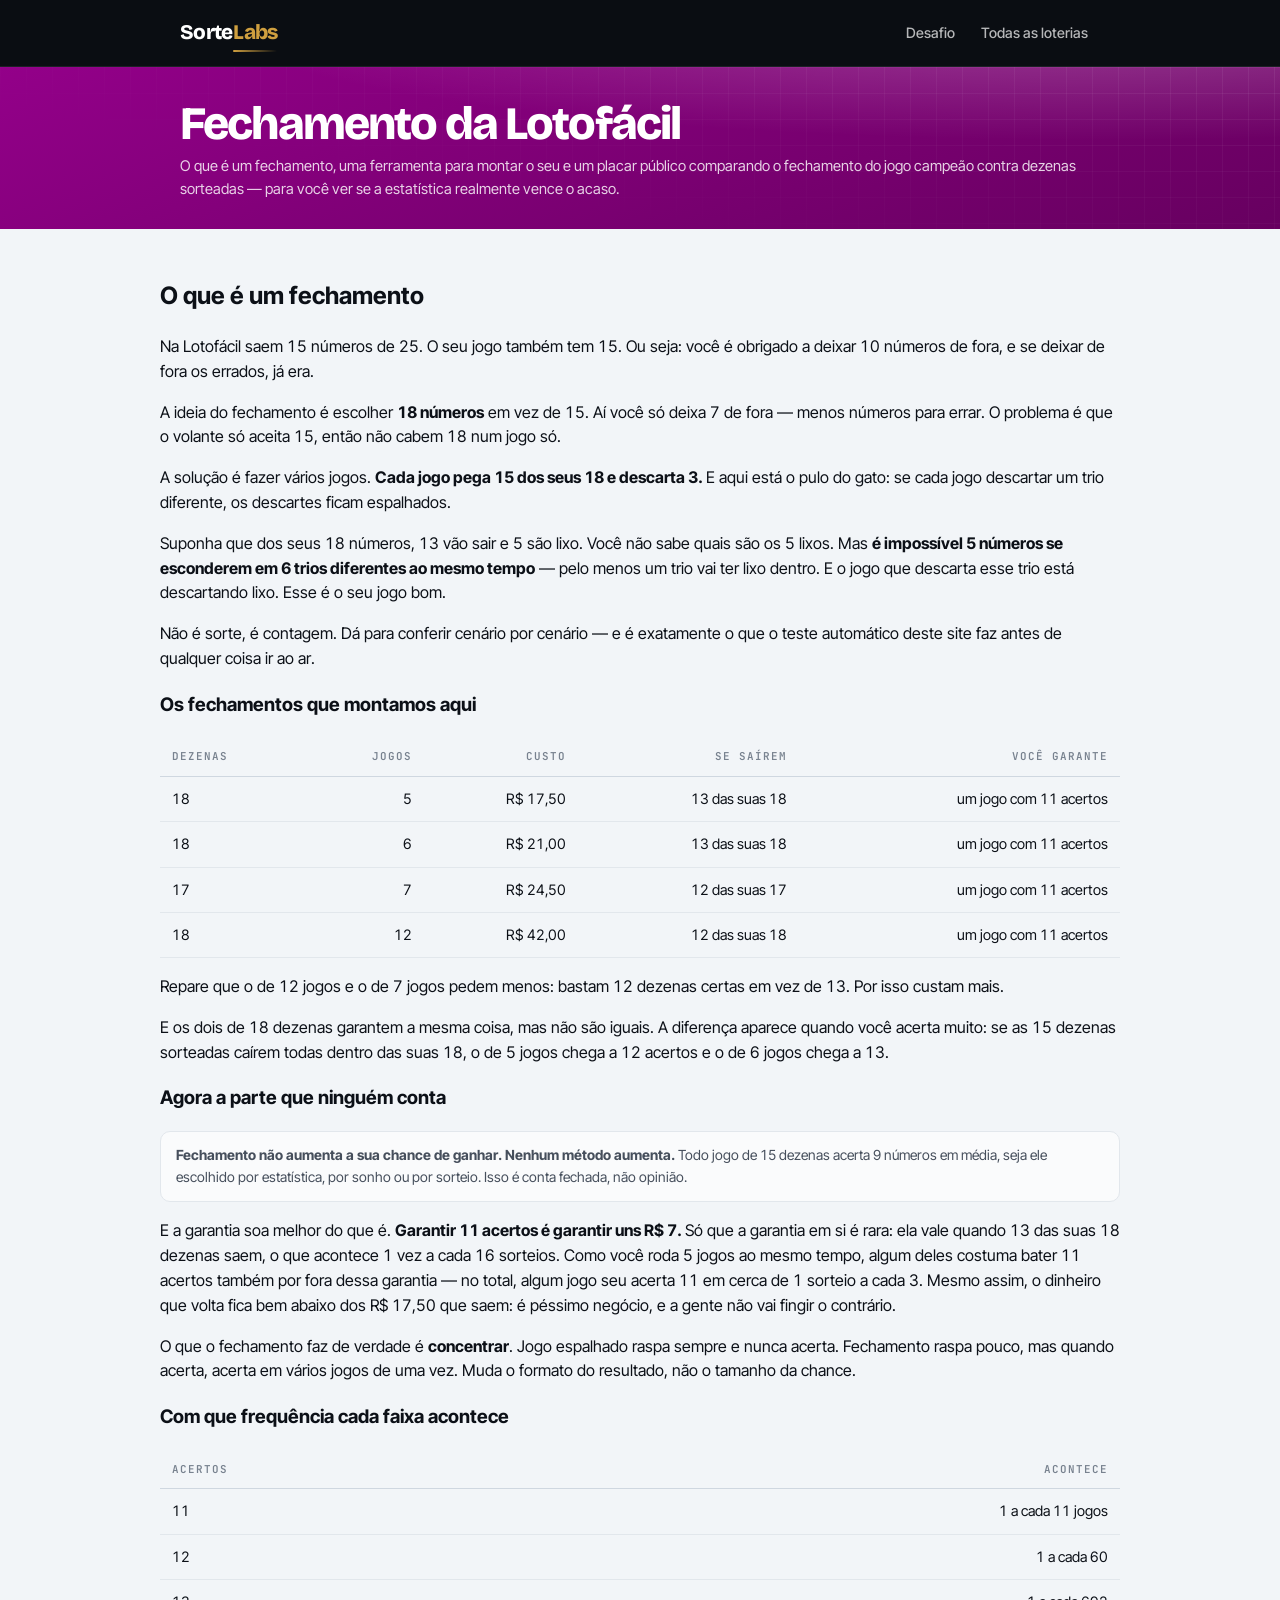
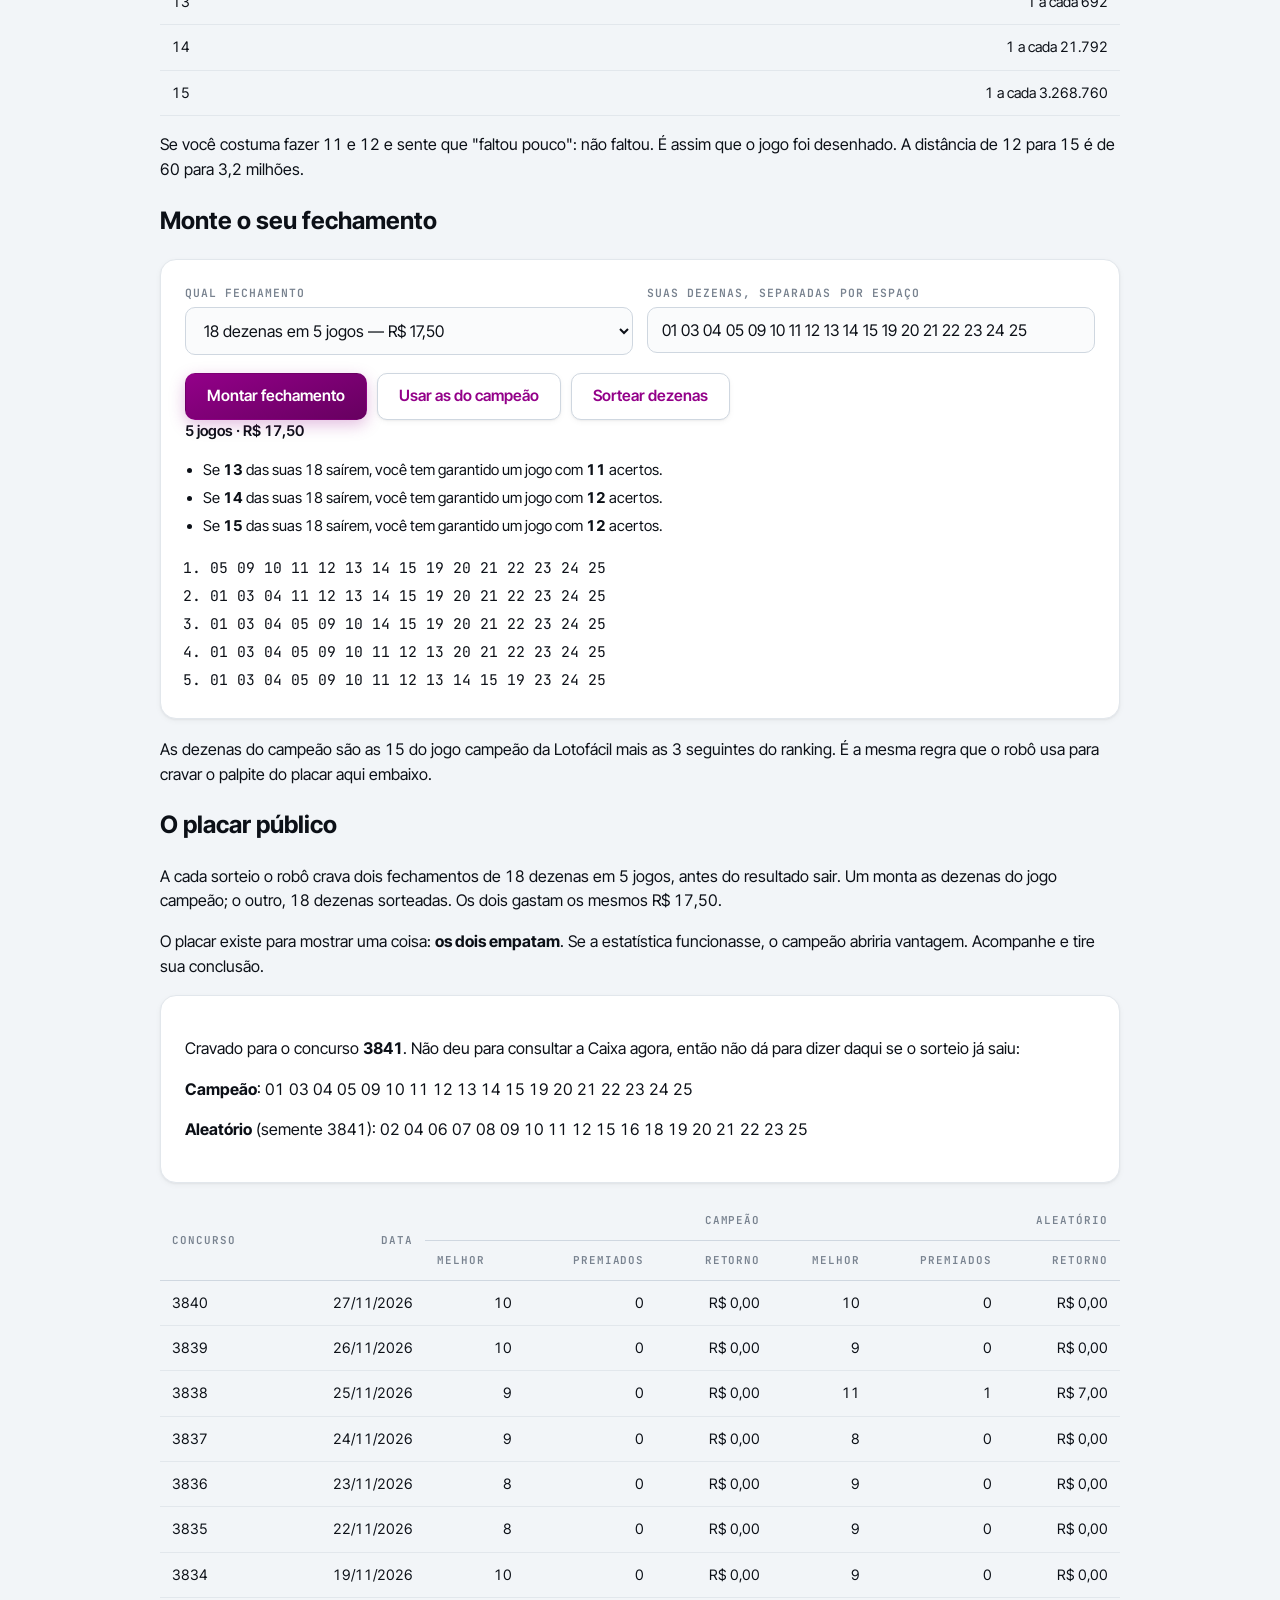
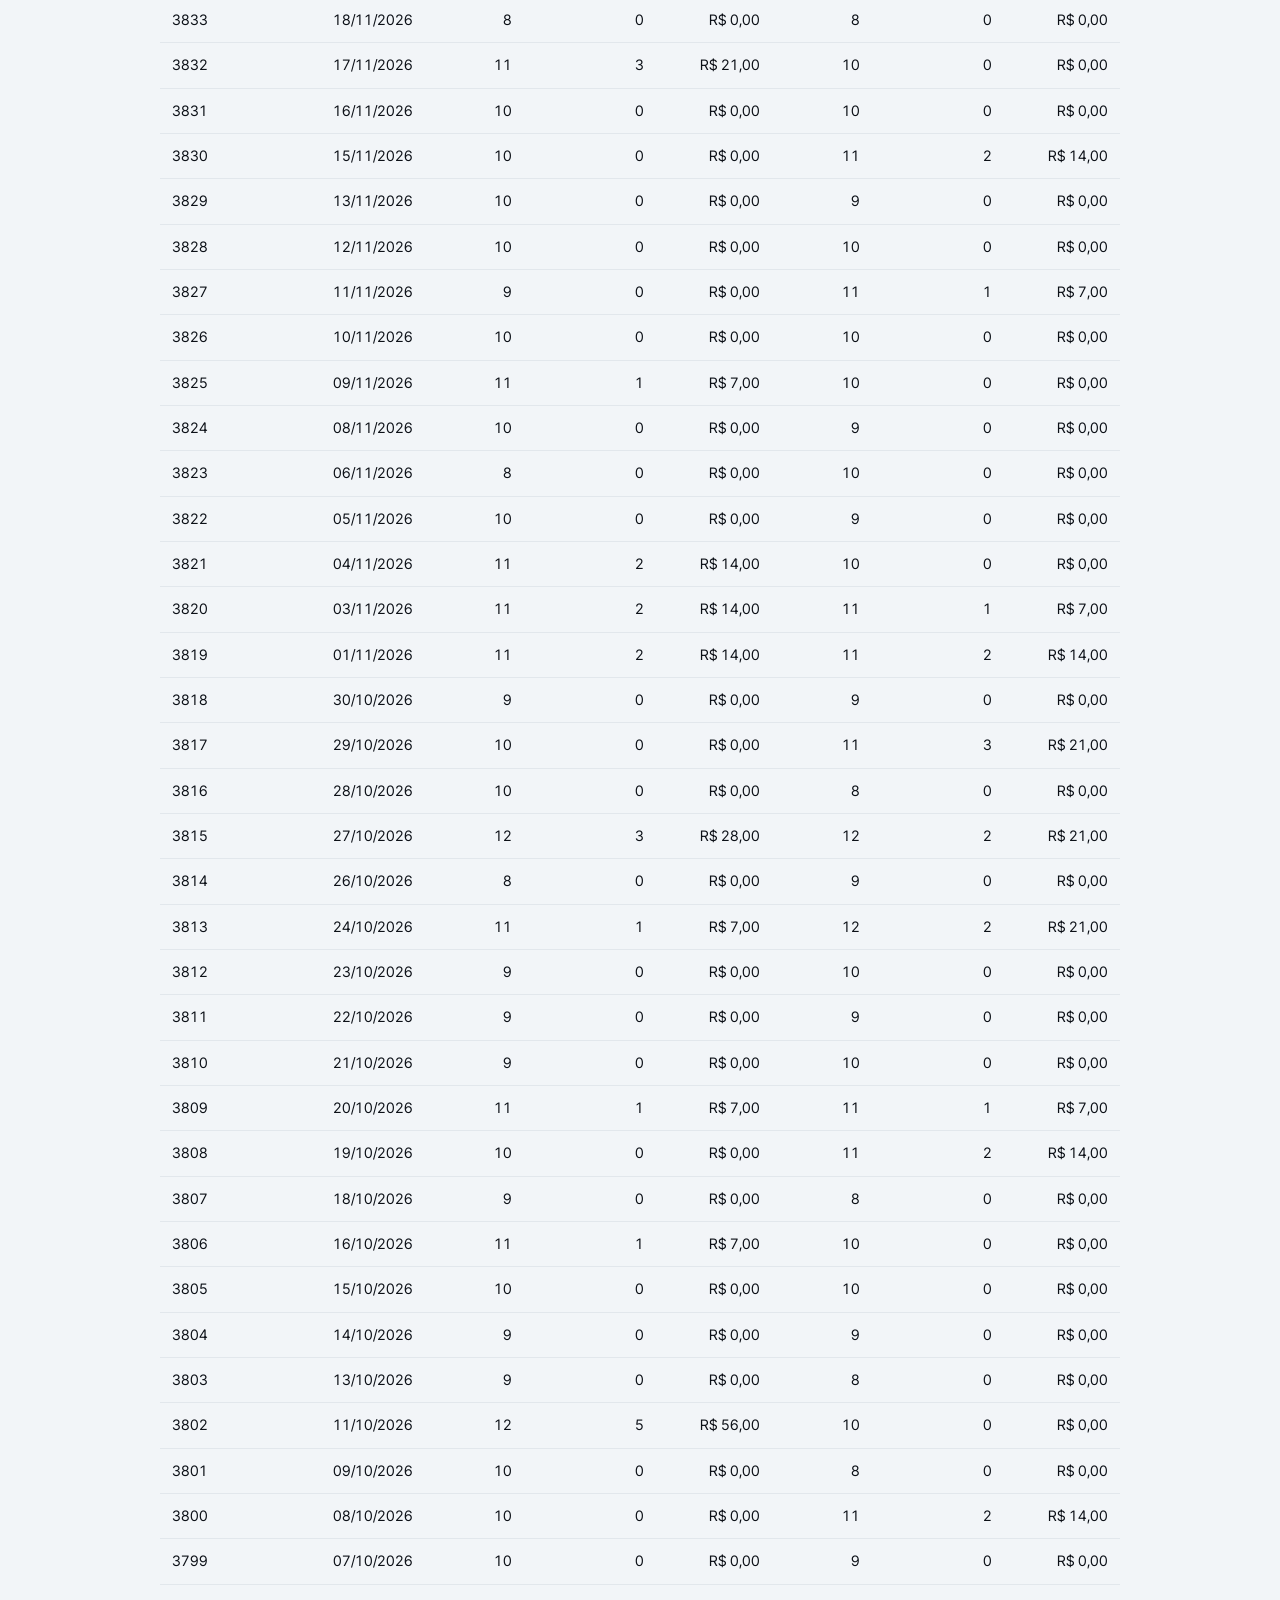
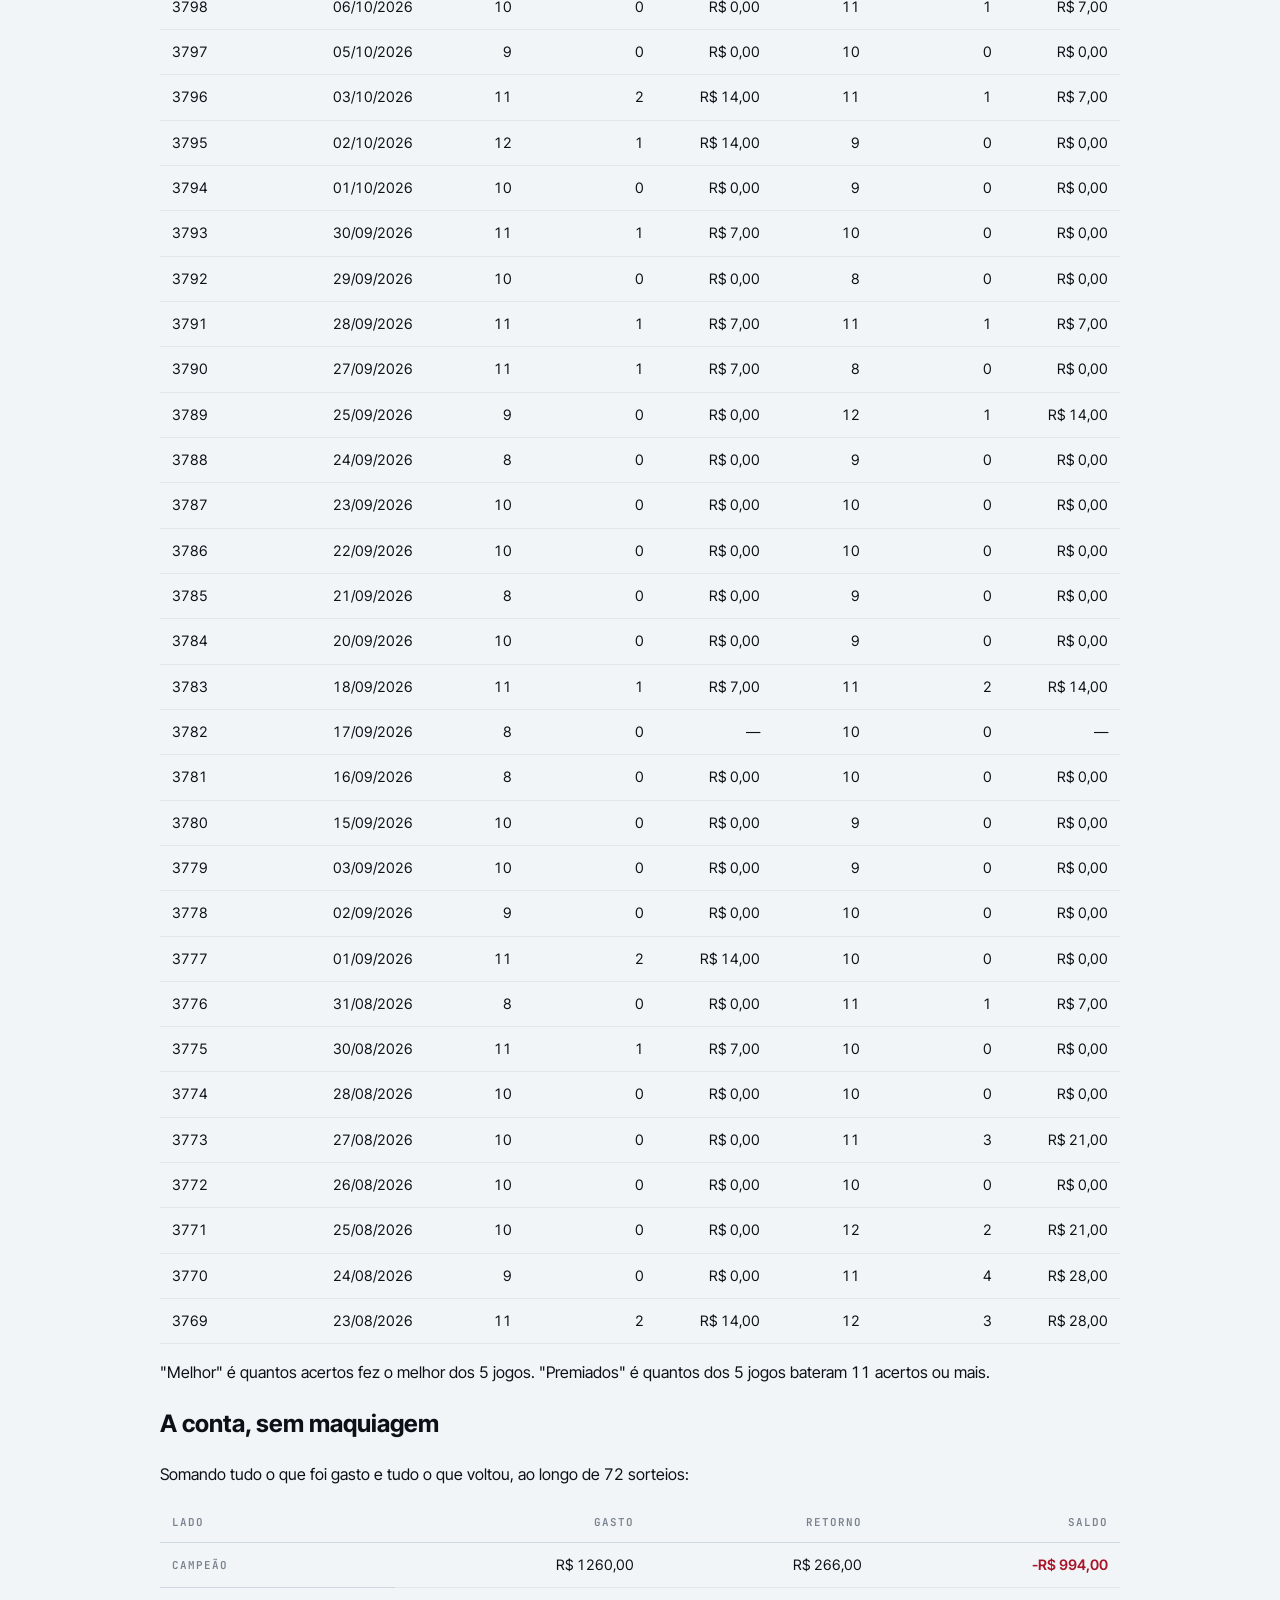
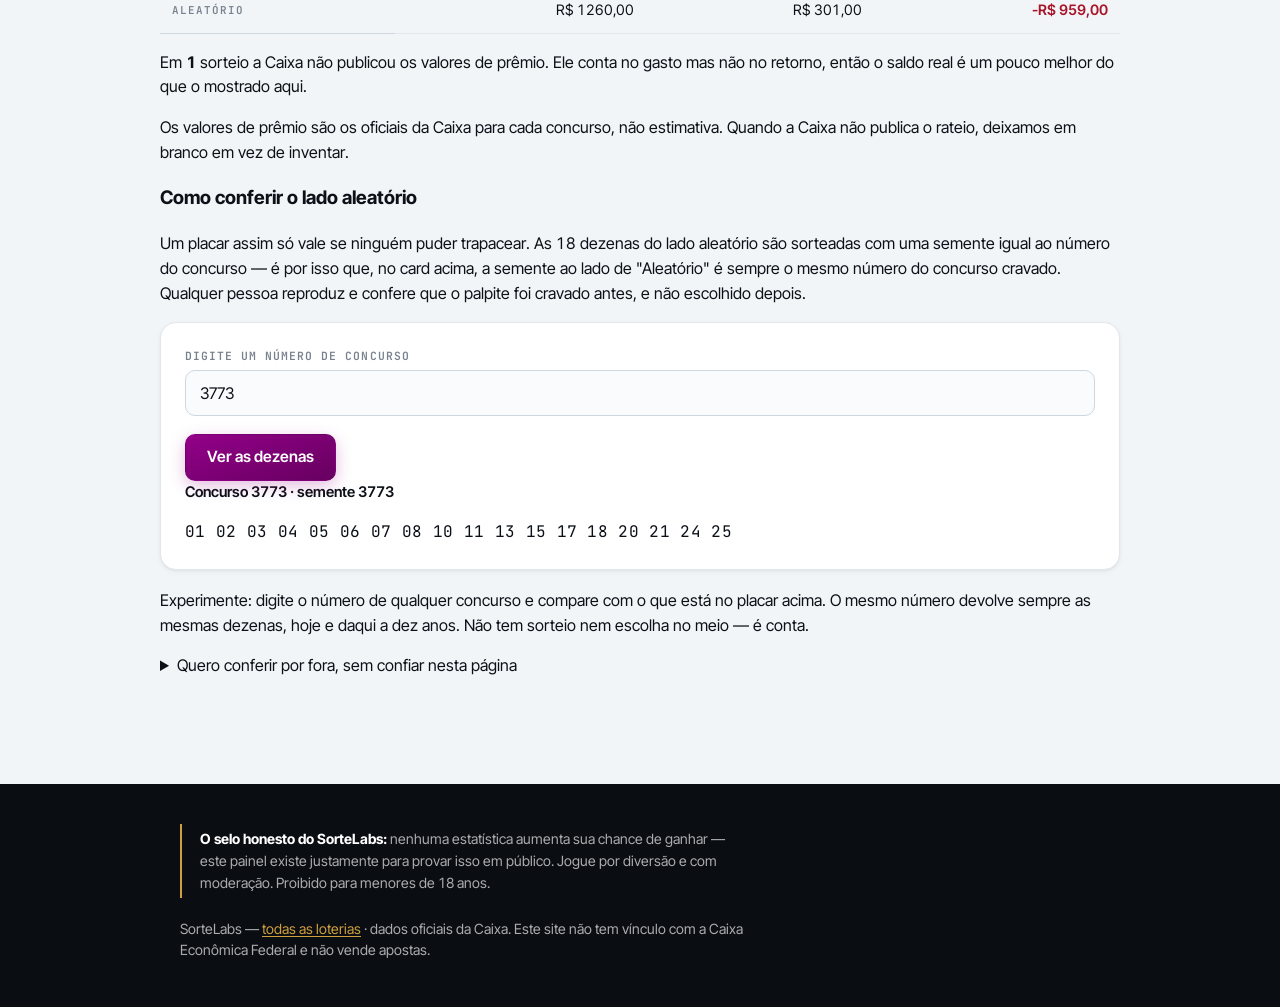
<file: fechamento.html>
<!DOCTYPE html>
<html lang="pt-BR">
<head>
<meta charset="utf-8">
<meta name="viewport" content="width=device-width, initial-scale=1">
<meta name="google-site-verification" content="1ASDodTUQNNEFQTdYF4TCvACuHrtQRBXcfsDynb9Msk" />
<title>Fechamento da Lotofácil — SorteLabs</title>
<meta name="description" content="O que é um fechamento na Lotofácil, uma ferramenta para montar o seu e o placar público que mostra se ele vence o acaso.">
<meta property="og:title" content="Fechamento da Lotofácil — SorteLabs">
<meta property="og:description" content="Monte o seu fechamento e acompanhe o placar público: fechamento estatístico contra dezenas sorteadas, sem esconder o resultado.">
<meta property="og:type" content="website">
<link rel="canonical" href="https://sortelabs.com.br/fechamento.html">
<link rel="preconnect" href="https://fonts.googleapis.com">
<link rel="preconnect" href="https://fonts.gstatic.com" crossorigin>
<link href="https://fonts.googleapis.com/css2?family=Bricolage+Grotesque:opsz,wght@12..96,600..800&family=Inter+Tight:wght@400;500;600;700&family=JetBrains+Mono:wght@400;600&display=swap" rel="stylesheet">
<link rel="stylesheet" href="css/estilo.css">
<style>:root { --cor: #930089; }</style>
<link rel="icon" href="data:image/svg+xml,<svg xmlns='http://www.w3.org/2000/svg' viewBox='0 0 100 100'><rect width='100' height='100' rx='22' fill='%230A0D12'/><rect x='18' y='18' width='26' height='26' rx='6' fill='%23CF9F3F'/><rect x='56' y='18' width='26' height='26' rx='6' fill='%23222A35'/><rect x='18' y='56' width='26' height='26' rx='6' fill='%23222A35'/><rect x='56' y='56' width='26' height='26' rx='6' fill='%23CF9F3F'/></svg>">

</head>
<body>

<header class="topo">
  <div class="miolo">
    <a class="marca" href="/"><span class="sorte">Sorte</span><span class="labs">Labs</span></a>
    <nav><a href="desafio.html">Desafio</a> <a href="/">Todas as loterias</a></nav>
  </div>
</header>

<div class="faixa-loteria">
  <div class="miolo">
    <h1>Fechamento da Lotofácil</h1>
    <p class="sub">O que é um fechamento, uma ferramenta para montar o seu e
    um placar público comparando o fechamento do jogo campeão contra dezenas
    sorteadas — para você ver se a estatística realmente vence o acaso.</p>
  </div>
</div>

<main class="miolo painel">

<section id="o-que-e" class="revelar">

<h2>O que é um fechamento</h2>

<p>Na Lotofácil saem 15 números de 25. O seu jogo também tem 15. Ou seja:
você é obrigado a deixar 10 números de fora, e se deixar de fora os
errados, já era.</p>

<p>A ideia do fechamento é escolher <strong>18 números</strong> em vez de 15.
Aí você só deixa 7 de fora — menos números para errar. O problema é que o
volante só aceita 15, então não cabem 18 num jogo só.</p>

<p>A solução é fazer vários jogos. <strong>Cada jogo pega 15 dos seus 18 e
descarta 3.</strong> E aqui está o pulo do gato: se cada jogo descartar um
trio diferente, os descartes ficam espalhados.</p>

<p>Suponha que dos seus 18 números, 13 vão sair e 5 são lixo. Você não sabe
quais são os 5 lixos. Mas <strong>é impossível 5 números se esconderem em
6 trios diferentes ao mesmo tempo</strong> — pelo menos um trio vai ter
lixo dentro. E o jogo que descarta esse trio está descartando lixo. Esse
é o seu jogo bom.</p>

<p>Não é sorte, é contagem. Dá para conferir cenário por cenário — e é
exatamente o que o teste automático deste site faz antes de qualquer
coisa ir ao ar.</p>

<h3>Os fechamentos que montamos aqui</h3>

<div class="rolagem-x">
<table class="tabela">
  <thead>
    <tr><th>Dezenas</th><th>Jogos</th><th>Custo</th><th>Se saírem</th><th>Você garante</th></tr>
  </thead>
  <tbody>
    <tr><td>18</td><td>5</td><td>R$ 17,50</td><td>13 das suas 18</td><td>um jogo com 11 acertos</td></tr>
    <tr><td>18</td><td>6</td><td>R$ 21,00</td><td>13 das suas 18</td><td>um jogo com 11 acertos</td></tr>
    <tr><td>17</td><td>7</td><td>R$ 24,50</td><td>12 das suas 17</td><td>um jogo com 11 acertos</td></tr>
    <tr><td>18</td><td>12</td><td>R$ 42,00</td><td>12 das suas 18</td><td>um jogo com 11 acertos</td></tr>
  </tbody>
</table>
</div>

<p>Repare que o de 12 jogos e o de 7 jogos pedem menos: bastam 12 dezenas
certas em vez de 13. Por isso custam mais.</p>

<p>E os dois de 18 dezenas garantem a mesma coisa, mas não são iguais. A
diferença aparece quando você acerta muito: se as 15 dezenas sorteadas
caírem todas dentro das suas 18, o de 5 jogos chega a 12 acertos e o de
6 jogos chega a 13.</p>

<h3>Agora a parte que ninguém conta</h3>

<div class="aviso-obs"><strong>Fechamento não aumenta a sua chance de
ganhar. Nenhum método aumenta.</strong> Todo jogo de 15 dezenas acerta 9 números
em média, seja ele escolhido por estatística, por sonho ou por sorteio.
Isso é conta fechada, não opinião.</div>

<p>E a garantia soa melhor do que é. <strong>Garantir 11 acertos é garantir
uns R$ 7.</strong> Só que a garantia em si é rara: ela vale quando 13 das
suas 18 dezenas saem, o que acontece 1 vez a cada 16 sorteios. Como você
roda 5 jogos ao mesmo tempo, algum deles costuma bater 11 acertos também
por fora dessa garantia — no total, algum jogo seu acerta 11 em cerca de
1 sorteio a cada 3. Mesmo assim, o dinheiro que volta fica bem abaixo dos
R$ 17,50 que saem: é péssimo negócio, e a gente não vai fingir o
contrário.</p>

<p>O que o fechamento faz de verdade é <strong>concentrar</strong>. Jogo
espalhado raspa sempre e nunca acerta. Fechamento raspa pouco, mas quando
acerta, acerta em vários jogos de uma vez. Muda o formato do resultado,
não o tamanho da chance.</p>

<h3>Com que frequência cada faixa acontece</h3>

<div class="rolagem-x">
<table class="tabela">
  <thead><tr><th>Acertos</th><th>Acontece</th></tr></thead>
  <tbody>
    <tr><td>11</td><td>1 a cada 11 jogos</td></tr>
    <tr><td>12</td><td>1 a cada 60</td></tr>
    <tr><td>13</td><td>1 a cada 692</td></tr>
    <tr><td>14</td><td>1 a cada 21.792</td></tr>
    <tr><td>15</td><td>1 a cada 3.268.760</td></tr>
  </tbody>
</table>
</div>

<p>Se você costuma fazer 11 e 12 e sente que "faltou pouco": não faltou.
É assim que o jogo foi desenhado. A distância de 12 para 15 é de 60 para
3,2 milhões.</p>

</section>

<section id="montador" class="revelar">

<h2>Monte o seu fechamento</h2>

<div class="cartao">
  <form onsubmit="return false">
    <div class="linha-campos">
      <div class="campo">
        <label for="padrao">Qual fechamento</label>
        <select id="padrao">
          <option value="18-5">18 dezenas em 5 jogos — R$ 17,50</option>
          <option value="18-6">18 dezenas em 6 jogos — R$ 21,00</option>
          <option value="17-7">17 dezenas em 7 jogos — R$ 24,50</option>
          <option value="18-12">18 dezenas em 12 jogos — R$ 42,00</option>
        </select>
      </div>
      <div class="campo">
        <label for="dezenas">Suas dezenas, separadas por espaço</label>
        <input type="text" id="dezenas" inputmode="numeric"
               autocomplete="off" placeholder="02 03 05 06 09 ...">
      </div>
    </div>
    <div class="botoes">
      <button class="botao" type="button" id="btn-montar">Montar fechamento</button>
      <button class="botao secundario" type="button" id="btn-usar-campeao">Usar as do campeão</button>
      <button class="botao secundario" type="button" id="btn-sortear">Sortear dezenas</button>
    </div>
  </form>

  <div id="saida-montagem"></div>
</div>

<p>As dezenas do campeão são as 15 do jogo campeão da Lotofácil mais as 3
seguintes do ranking. É a mesma regra que o robô usa para cravar o palpite
do placar aqui embaixo.</p>

</section>

<section id="placar" class="revelar">

<h2>O placar público</h2>

<p>A cada sorteio o robô crava dois fechamentos de 18 dezenas em 5 jogos,
antes do resultado sair. Um monta as dezenas do jogo campeão; o outro,
18 dezenas sorteadas. Os dois gastam os mesmos R$ 17,50.</p>

<p>O placar existe para mostrar uma coisa: <strong>os dois empatam</strong>.
Se a estatística funcionasse, o campeão abriria vantagem. Acompanhe e
tire sua conclusão.</p>

<div class="cartao" id="pendente"></div>

<div class="rolagem-x">
<table class="tabela">
  <thead>
    <tr>
      <th rowspan="2">Concurso</th><th rowspan="2">Data</th>
      <th colspan="3">Campeão</th><th colspan="3">Aleatório</th>
    </tr>
    <tr>
      <th>Melhor</th><th>Premiados</th><th>Retorno</th>
      <th>Melhor</th><th>Premiados</th><th>Retorno</th>
    </tr>
  </thead>
  <tbody id="placar-corpo">
    <tr><td colspan="8">Carregando…</td></tr>
  </tbody>
</table>
</div>

<p>"Melhor" é quantos acertos fez o melhor dos 5 jogos. "Premiados" é
quantos dos 5 jogos bateram 11 acertos ou mais.</p>

</section>

<section id="conta" class="revelar">

<h2>A conta, sem maquiagem</h2>

<p>Somando tudo o que foi gasto e tudo o que voltou, ao longo de
<span id="conta-sorteios">0</span> sorteios:</p>

<div class="rolagem-x">
<table class="tabela">
  <thead>
    <tr><th>Lado</th><th>Gasto</th><th>Retorno</th><th>Saldo</th></tr>
  </thead>
  <tbody id="conta-corpo"></tbody>
</table>
</div>

<p id="conta-ressalva"></p>

<p>Os valores de prêmio são os oficiais da Caixa para cada concurso, não
estimativa. Quando a Caixa não publica o rateio, deixamos em branco em
vez de inventar.</p>

<h3>Como conferir o lado aleatório</h3>

<p>Um placar assim só vale se ninguém puder trapacear. As 18 dezenas do
lado aleatório são sorteadas com uma semente igual ao número do concurso
— é por isso que, no card acima, a semente ao lado de "Aleatório" é
sempre o mesmo número do concurso cravado. Qualquer pessoa reproduz e
confere que o palpite foi cravado antes, e não escolhido depois.</p>

<div class="cartao">
  <form onsubmit="return false">
    <div class="linha-campos">
      <div class="campo">
        <label for="semente">Digite um número de concurso</label>
        <input type="number" id="semente" min="1" step="1" value="3773">
      </div>
    </div>
    <div class="botoes">
      <button class="botao" type="button" id="btn-semente">Ver as dezenas</button>
    </div>
  </form>
  <div id="saida-semente"></div>
</div>

<p>Experimente: digite o número de qualquer concurso e compare com o que
está no placar acima. O mesmo número devolve sempre as mesmas dezenas,
hoje e daqui a dez anos. Não tem sorteio nem escolha no meio — é conta.</p>

<details>
<summary>Quero conferir por fora, sem confiar nesta página</summary>

<p>Justo: o botão acima usa o código do próprio site, então ele prova que a
regra é sempre a mesma, mas não prova que a regra é essa. Para conferir de
fora, siga estes passos no computador:</p>

<ol>
  <li>Nesta página, aperte a tecla <strong>F12</strong>. Abre um painel de
  ferramentas do navegador.</li>
  <li>Nesse painel, clique na aba <strong>Console</strong>.</li>
  <li>Copie o código que está aqui embaixo e cole ali. Aperte
  <strong>Enter</strong>.</li>
  <li>Digite <strong>dezenasAleatorias(3773)</strong> e aperte
  <strong>Enter</strong> de novo. Troque 3773 pelo concurso que quiser.</li>
</ol>

<p>Vão aparecer 18 números. São exatamente os mesmos que o site mostra —
e você acabou de calculá-los com o código na sua frente, sem pedir nada
ao site.</p>

<p class="dica">Quem programa pode ir além: reescreva estas duas funções em
qualquer linguagem e compare. É o que fazemos aqui — existe uma versão em
Python no repositório, e um teste automático confere as duas antes de
qualquer coisa ir ao ar.</p>

<pre class="rolagem-x"><code>function mulberry32(semente) {
  let estado = semente &gt;&gt;&gt; 0;
  return function () {
    estado = (estado + 0x6D2B79F5) &gt;&gt;&gt; 0;
    let t = estado;
    t = Math.imul(t ^ (t &gt;&gt;&gt; 15), t | 1) &gt;&gt;&gt; 0;
    t = (t ^ (t + Math.imul(t ^ (t &gt;&gt;&gt; 7), t | 61))) &gt;&gt;&gt; 0;
    return ((t ^ (t &gt;&gt;&gt; 14)) &gt;&gt;&gt; 0) / 4294967296;
  };
}

// Embaralha 1..25 com Fisher-Yates e pega as 18 primeiras, ordenadas.
function dezenasAleatorias(semente) {
  const sortear = mulberry32(semente);
  const baralho = [];
  for (let n = 1; n &lt;= 25; n++) baralho.push(n);
  for (let i = baralho.length - 1; i &gt; 0; i--) {
    const j = Math.floor(sortear() * (i + 1));
    [baralho[i], baralho[j]] = [baralho[j], baralho[i]];
  }
  return baralho.slice(0, 18).sort((a, b) =&gt; a - b);
}</code></pre>
</details>

</section>

</main>

<footer class="rodape">
  <div class="miolo">
    <div class="selo-honesto"><strong>O selo honesto do SorteLabs:</strong>
    nenhuma estatística aumenta sua chance de ganhar — este painel existe
    justamente para provar isso em público. Jogue por diversão e com
    moderação. Proibido para menores de 18 anos.</div>
    <p>SorteLabs — <a href="/">todas as loterias</a> · dados oficiais
    da Caixa. Este site não tem vínculo com a Caixa Econômica Federal e não
    vende apostas.</p>
  </div>
</footer>

<script src="js/interface.js"></script>
<script src="js/fechamento.js"></script>
<script src="js/paginafechamento.js"></script>
<script data-goatcounter="https://sortelabs.goatcounter.com/count" async src="//gc.zgo.at/count.js"></script>
</body>
</html>
</file>
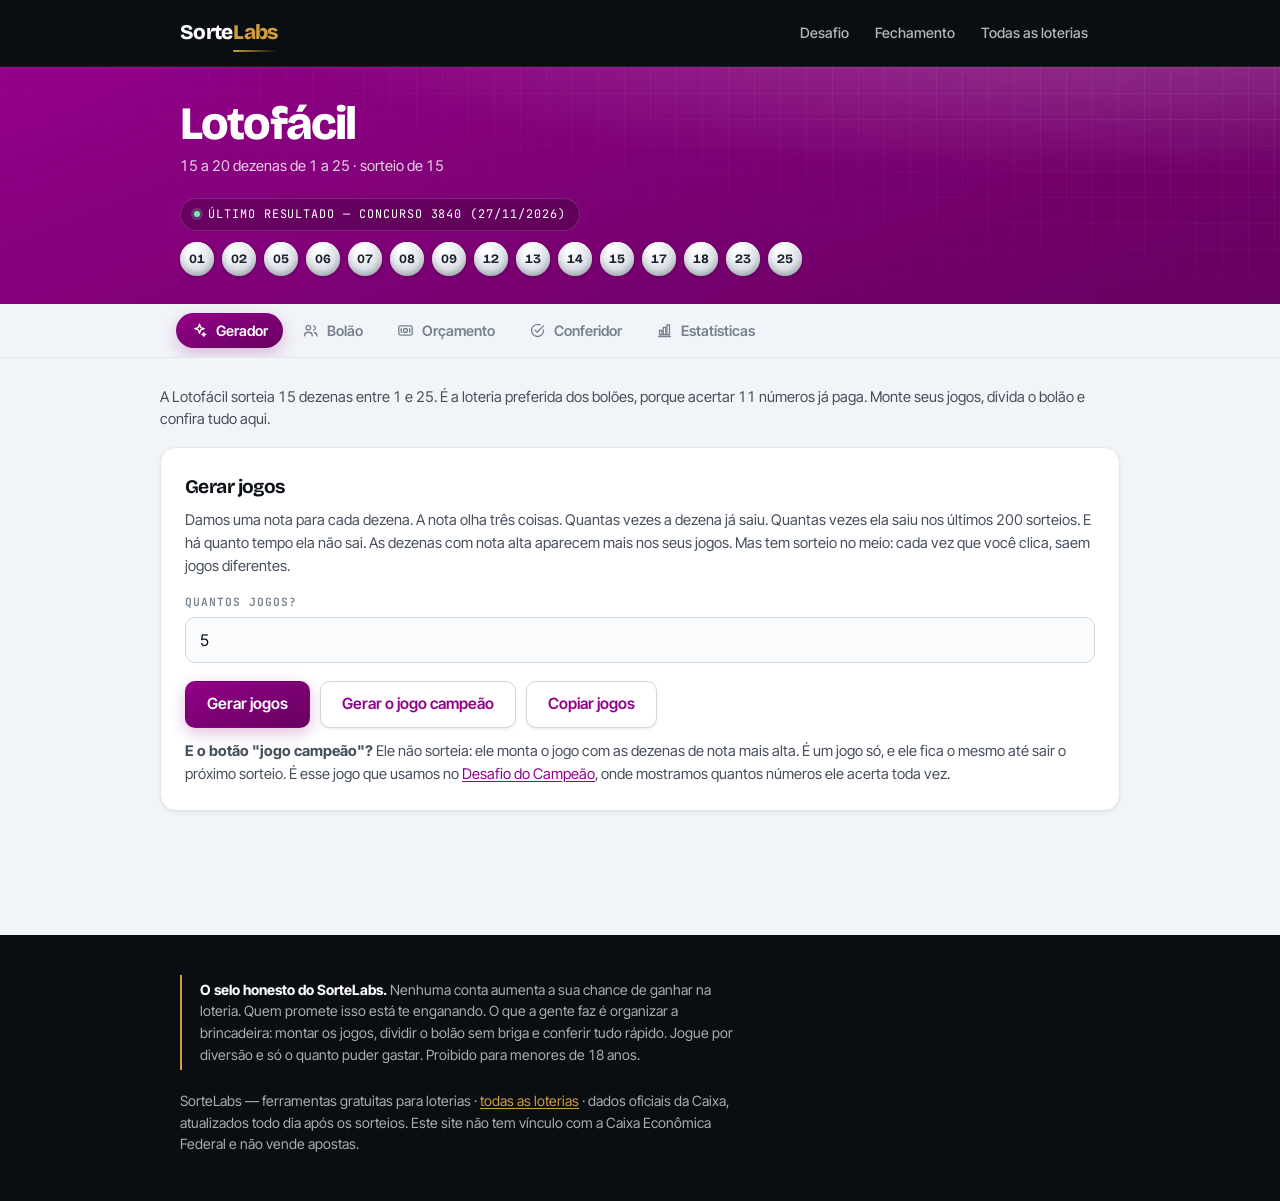
<file: lotofacil.html>
<!DOCTYPE html>
<html lang="pt-BR">
<head>
<meta charset="utf-8">
<meta name="viewport" content="width=device-width, initial-scale=1">
<meta name="google-site-verification" content="1ASDodTUQNNEFQTdYF4TCvACuHrtQRBXcfsDynb9Msk" />
<title>Lotofácil: Gerador, Bolão com Rateio e Conferidor — SorteLabs</title>
<meta name="description" content="Monte jogos da Lotofácil, organize o bolão do grupo e confira vários jogos de uma vez. Grátis e sem cadastro.">
<meta property="og:title" content="Lotofácil — Gerador, Bolão e Conferidor | SorteLabs">
<meta property="og:description" content="Monte jogos da Lotofácil, organize o bolão do grupo e confira vários jogos de uma vez. Grátis e sem cadastro.">
<meta property="og:type" content="website">
<link rel="canonical" href="https://sortelabs.com.br/lotofacil.html">
<link rel="preconnect" href="https://fonts.googleapis.com">
<link rel="preconnect" href="https://fonts.gstatic.com" crossorigin>
<link href="https://fonts.googleapis.com/css2?family=Bricolage+Grotesque:opsz,wght@12..96,600..800&family=Inter+Tight:wght@400;500;600;700&family=JetBrains+Mono:wght@400;600&display=swap" rel="stylesheet">
<link rel="stylesheet" href="css/estilo.css">
<link rel="icon" href="data:image/svg+xml,<svg xmlns='http://www.w3.org/2000/svg' viewBox='0 0 100 100'><rect width='100' height='100' rx='22' fill='%230A0D12'/><rect x='18' y='18' width='26' height='26' rx='6' fill='%23CF9F3F'/><rect x='56' y='18' width='26' height='26' rx='6' fill='%23222A35'/><rect x='18' y='56' width='26' height='26' rx='6' fill='%23222A35'/><rect x='56' y='56' width='26' height='26' rx='6' fill='%23CF9F3F'/></svg>">
<style>:root { --cor: #930089; }</style>
</head>
<body>

<header class="topo">
  <div class="miolo">
    <a class="marca" href="/"><span class="sorte">Sorte</span><span class="labs">Labs</span></a>
    <nav><a href="desafio.html">Desafio</a><a href="fechamento.html">Fechamento</a><a href="/">Todas as loterias</a></nav>
  </div>
</header>

<div class="faixa-loteria">
  <div class="miolo">
    <h1>Lotofácil</h1>
    <p class="sub">15 a 20 dezenas de 1 a 25 · sorteio de 15</p>
    <div class="ultimo-resultado" id="ultimo-resultado">Carregando o último resultado…</div>
  </div>
</div>

<nav class="abas" aria-label="Ferramentas">
  <div class="miolo">
    <button class="aba" data-alvo="gerador" aria-selected="true"><svg viewBox="0 0 24 24" fill="none" stroke="currentColor" stroke-linecap="round" stroke-linejoin="round"><path d="M12 3l1.7 4.8L18.5 9.5 13.7 11.2 12 16l-1.7-4.8L5.5 9.5l4.8-1.7z"/><path d="M18 15l.7 1.8 1.8.7-1.8.7L18 20l-.7-1.8-1.8-.7 1.8-.7z"/></svg><span>Gerador</span></button>
    <button class="aba" data-alvo="bolao" aria-selected="false"><svg viewBox="0 0 24 24" fill="none" stroke="currentColor" stroke-linecap="round" stroke-linejoin="round"><circle cx="9" cy="8" r="3.2"/><path d="M3.5 19.5c0-3 2.5-5 5.5-5s5.5 2 5.5 5"/><path d="M16.5 5.4a3.2 3.2 0 0 1 0 6.2"/><path d="M17.5 14.8c2.1.5 3.5 2.3 3.5 4.7"/></svg><span>Bolão</span></button>
    <button class="aba" data-alvo="orcamento" aria-selected="false"><svg viewBox="0 0 24 24" fill="none" stroke="currentColor" stroke-linecap="round" stroke-linejoin="round"><rect x="2.5" y="5.5" width="19" height="13" rx="2.5"/><circle cx="12" cy="12" r="2.8"/><path d="M6 9.5v5M18 9.5v5"/></svg><span>Orçamento</span></button>
    <button class="aba" data-alvo="conferidor" aria-selected="false"><svg viewBox="0 0 24 24" fill="none" stroke="currentColor" stroke-linecap="round" stroke-linejoin="round"><path d="M20.5 11.2V12a8.5 8.5 0 1 1-5-7.8"/><path d="M8.5 11.5l3 3 9-9"/></svg><span>Conferidor</span></button>
    <button class="aba" data-alvo="estatisticas" aria-selected="false"><svg viewBox="0 0 24 24" fill="none" stroke="currentColor" stroke-linecap="round" stroke-linejoin="round"><path d="M3.5 20.5h17"/><rect x="5" y="12" width="3.6" height="6"/><rect x="10.2" y="7.5" width="3.6" height="10.5"/><rect x="15.4" y="4" width="3.6" height="14"/></svg><span>Estatísticas</span></button>
  </div>
</nav>

<main class="miolo painel">

  <p class="dica" style="margin-top:0">A Lotofácil sorteia 15 dezenas entre 1 e 25. É a loteria preferida dos bolões, porque acertar 11 números já paga. Monte seus jogos, divida o bolão e confira tudo aqui.</p>
  <div class="anuncio" aria-hidden="true"><!-- espaço reservado: anúncio topo --></div>

  <section class="ferramenta" id="gerador">
    <div class="cartao">
      <h2>Gerar jogos</h2>
      <p class="dica">Damos uma nota para cada dezena. A nota olha três coisas. Quantas
      vezes a dezena já saiu. Quantas vezes ela saiu nos últimos 200 sorteios.
      E há quanto tempo ela não sai. As dezenas com nota alta aparecem
      mais nos seus jogos. Mas tem sorteio no meio: cada vez que você clica,
      saem jogos diferentes.</p>
      <form id="form-gerador">
        <div class="linha-campos">
          <div class="campo">
            <label for="ger-qtd">Quantos jogos?</label>
            <input type="number" id="ger-qtd" min="1" max="100" value="5">
          </div>
        </div>
        <div class="botoes">
          <button class="botao" type="submit">Gerar jogos</button>
          <button class="botao secundario" type="button" id="btn-campeao">Gerar o jogo campeão</button>
          <button class="botao secundario" type="button" id="btn-copiar-jogos" hidden>Copiar jogos</button>
        </div>
      </form>
      <p class="dica" style="margin:12px 0 0">
      <strong>E o botão "jogo campeão"?</strong> Ele não sorteia: ele monta o
      jogo com as dezenas de nota mais alta. É um jogo só, e ele fica o mesmo
      até sair o próximo sorteio. É esse jogo que usamos no
      <a href="desafio.html">Desafio do Campeão</a>, onde mostramos quantos
      números ele acerta toda vez.</p>
      <div id="ger-saida"></div>
      <div class="caixa-resumo" id="ger-resumo" hidden></div>
      
    </div>
  </section>

  <section class="ferramenta" id="bolao" hidden>
    <div class="cartao">
      <h2>Montar bolão</h2>
      <p class="dica">Monte os jogos do grupo, veja quanto cada pessoa paga e
      copie a mensagem pronta para mandar no WhatsApp.</p>
      <form id="form-bolao">
        <div class="linha-campos">
          <div class="campo">
            <label for="bol-jogos">Jogos</label>
            <input type="number" id="bol-jogos" min="1" max="50" value="4">
          </div>
          <div class="campo">
            <label for="bol-dezenas">Dezenas por jogo</label>
            <select id="bol-dezenas"><option value="15">15</option><option value="16">16</option><option value="17">17</option><option value="18">18</option><option value="19">19</option><option value="20">20</option></select>
          </div>
          <div class="campo">
            <label for="bol-pessoas">Pessoas</label>
            <input type="number" id="bol-pessoas" min="1" max="100" value="4">
          </div>
          <div class="campo">
            <label for="bol-valor">Valor total (R$)</label>
            <input type="text" id="bol-valor" inputmode="decimal" placeholder="ex.: 120,00">
            <small class="ajuda">Em branco, usamos o custo oficial.</small>
          </div>
        </div>
        <div class="botoes">
          <button class="botao" type="submit">Montar bolão</button>
          <button class="botao secundario" type="button" id="btn-copiar-whats" hidden>Copiar mensagem</button>
          <a class="botao secundario" id="btn-abrir-whats" hidden target="_blank" rel="noopener">Abrir no WhatsApp</a>
        </div>
      </form>
      <div id="bol-saida"></div>
      <div class="caixa-resumo" id="bol-rateio" hidden></div>
      <div class="msg-whats" id="bol-msg" hidden></div>
      
    </div>
  </section>

  <section class="ferramenta" id="orcamento" hidden>
    <div class="cartao">
      <h2>Planejar pelo orçamento</h2>
      <p class="dica">Diga quanto vocês têm para gastar. Mostramos as opções de
      jogo que cabem nesse dinheiro, quanto sobra e a chance de cada uma.</p>
      <form id="form-orcamento">
        <div class="linha-campos">
          <div class="campo">
            <label for="orc-valor">Orçamento (R$)</label>
            <input type="text" id="orc-valor" inputmode="decimal" placeholder="ex.: 100">
          </div>
          <div class="campo">
            <label for="orc-pessoas">Pessoas</label>
            <input type="number" id="orc-pessoas" min="1" max="100" value="1">
          </div>
        </div>
        <div class="botoes">
          <button class="botao" type="submit">Ver possibilidades</button>
        </div>
      </form>
      <p class="erro" id="orc-erro" hidden></p>
      <div id="orc-tabela" style="margin-top:14px"></div>
      <div id="orc-saida" hidden style="margin-top:18px"></div>
    </div>
  </section>

  <section class="ferramenta" id="conferidor" hidden>
    <div class="cartao">
      <h2>Conferir jogos</h2>
      <p class="dica">Primeiro coloque o resultado do sorteio. Depois cole seus
      jogos, um em cada linha. Pode colar do jeito que estiver: 05-10-22 ou
      5 10 22. Vamos marcar os números que você acertou.</p>
      <form id="form-conferidor">
        <div class="linha-campos">
          <div class="campo">
            <label for="conf-resultado">Resultado sorteado</label>
            <input type="text" id="conf-resultado" inputmode="numeric" placeholder="dezenas do sorteio">
            <small class="ajuda">Separe por espaço, traço ou vírgula.</small>
          </div>
        </div>
        <div class="linha-campos">
          <div class="campo">
            <label for="conf-jogos">Seus jogos (um por linha)</label>
            <textarea id="conf-jogos" placeholder="Cole aqui, um jogo por linha"></textarea>
          </div>
        </div>
        <div class="botoes">
          <button class="botao" type="submit">Conferir</button>
          <button class="botao secundario" type="button" id="btn-ultimo">Usar último resultado</button>
        </div>
      </form>
      <p class="erro" id="conf-erro" hidden></p>
      <div id="conf-saida" hidden style="margin-top:14px"></div>
      
    </div>
  </section>

  <section class="ferramenta" id="estatisticas" hidden>
    <p class="dica" id="atualizado-em"></p>
    <div id="est-conteudo"></div>
    <div class="cartao">
      <h2>Baixar o histórico completo</h2>
      <p class="dica">Baixe todos os sorteios da Lotofácil, desde o primeiro. O
      arquivo CSV abre no Excel com dois cliques, com uma dezena em cada coluna.
      O JSON é para quem programa. É de graça e você pode usar como quiser.</p>
      <div class="botoes">
        <a class="botao" href="dados/csv/lotofacil.csv" download>Baixar CSV (Excel)</a>
        <a class="botao secundario" href="dados/lotofacil.json" download>Baixar JSON</a>
      </div>
    </div>
    <div class="aviso-obs">Atenção: estas listas mostram o que já aconteceu.
    Elas não adivinham o próximo sorteio. Em todo sorteio, cada dezena tem a
    mesma chance de sair — não importa se ela saiu muito ou pouco antes.</div>
  </section>

  <div class="anuncio" aria-hidden="true"><!-- espaço reservado: anúncio rodapé --></div>
</main>

<footer class="rodape">
  <div class="miolo">
    <div class="selo-honesto"><strong>O selo honesto do SorteLabs.</strong>
    Nenhuma conta aumenta a sua chance de ganhar na loteria. Quem promete isso
    está te enganando. O que a gente faz é organizar a brincadeira: montar os
    jogos, dividir o bolão sem briga e conferir tudo rápido. Jogue por diversão
    e só o quanto puder gastar. Proibido para menores de 18 anos.</div>
    <p>SorteLabs — ferramentas gratuitas para loterias ·
    <a href="/">todas as loterias</a> · dados oficiais da Caixa,
    atualizados todo dia após os sorteios. Este site não tem vínculo com a
    Caixa Econômica Federal e não vende apostas.</p>
  </div>
</footer>

<script>window.PAGINA = { slug: "lotofacil" };</script>
<script src="js/interface.js"></script>
<script src="js/motor.js"></script>
<script src="js/app.js"></script>
<script data-goatcounter="https://sortelabs.goatcounter.com/count" async src="//gc.zgo.at/count.js"></script>
</body>
</html>
</file>
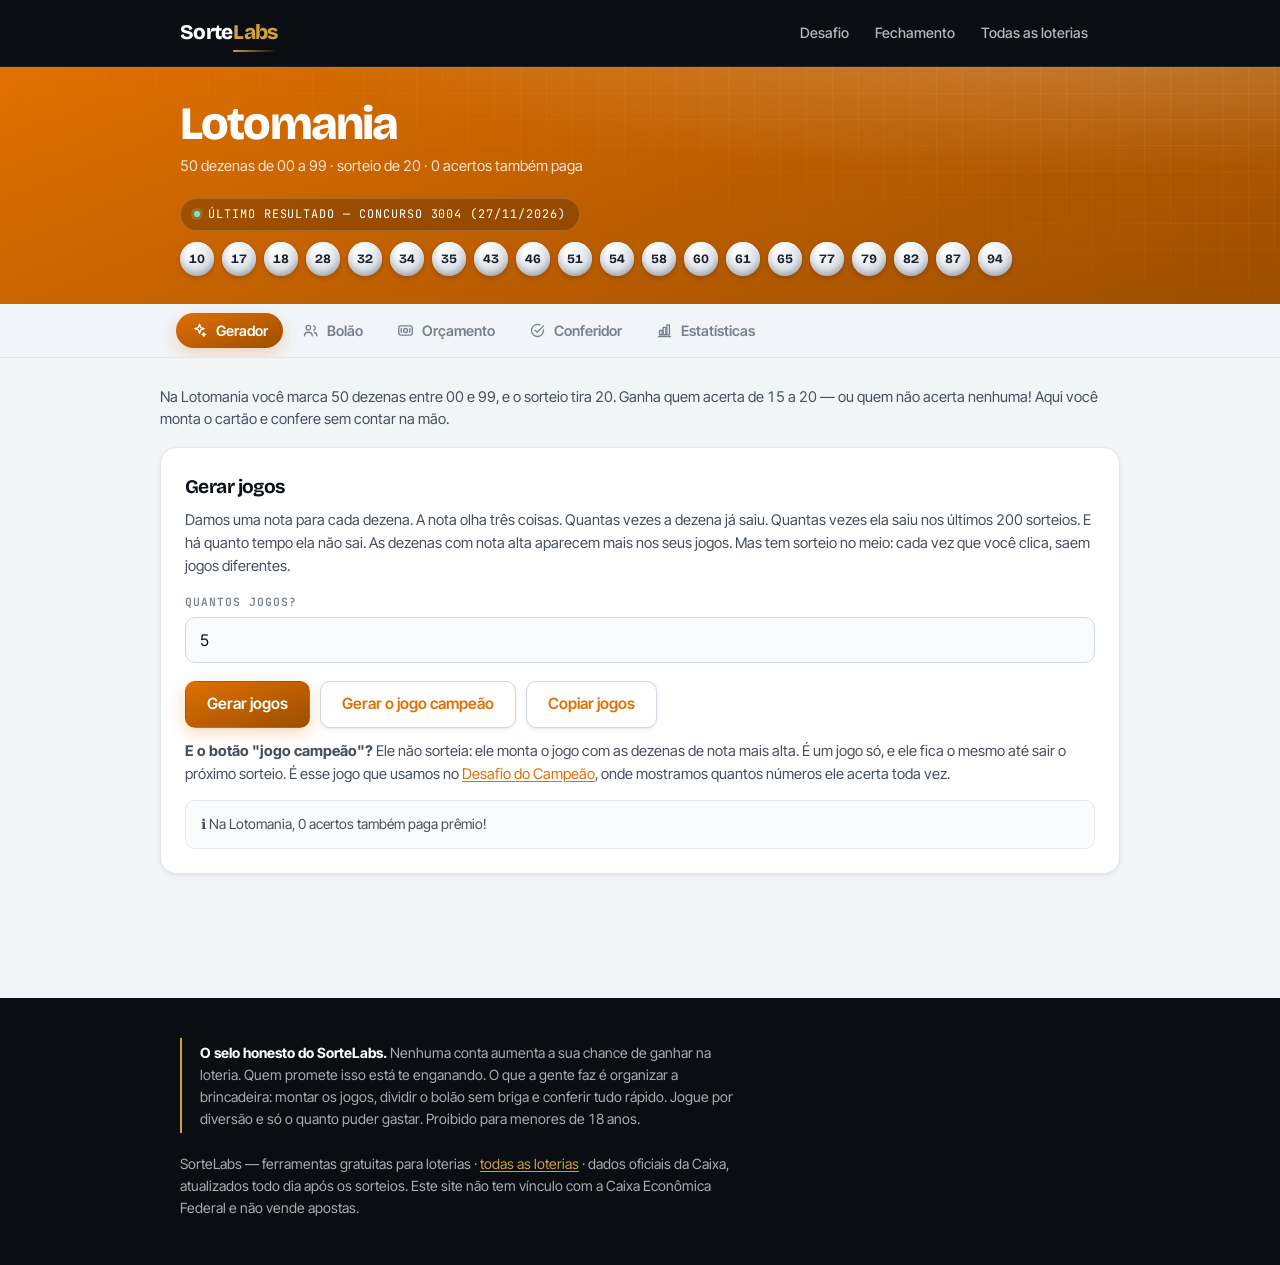
<file: lotomania.html>
<!DOCTYPE html>
<html lang="pt-BR">
<head>
<meta charset="utf-8">
<meta name="viewport" content="width=device-width, initial-scale=1">
<meta name="google-site-verification" content="1ASDodTUQNNEFQTdYF4TCvACuHrtQRBXcfsDynb9Msk" />
<title>Lotomania: Gerador, Bolão com Rateio e Conferidor — SorteLabs</title>
<meta name="description" content="Monte seu cartão de 50 dezenas da Lotomania, organize o bolão e confira sem contar na mão. Grátis e sem cadastro.">
<meta property="og:title" content="Lotomania — Gerador, Bolão e Conferidor | SorteLabs">
<meta property="og:description" content="Monte seu cartão de 50 dezenas da Lotomania, organize o bolão e confira sem contar na mão. Grátis e sem cadastro.">
<meta property="og:type" content="website">
<link rel="canonical" href="https://sortelabs.com.br/lotomania.html">
<link rel="preconnect" href="https://fonts.googleapis.com">
<link rel="preconnect" href="https://fonts.gstatic.com" crossorigin>
<link href="https://fonts.googleapis.com/css2?family=Bricolage+Grotesque:opsz,wght@12..96,600..800&family=Inter+Tight:wght@400;500;600;700&family=JetBrains+Mono:wght@400;600&display=swap" rel="stylesheet">
<link rel="stylesheet" href="css/estilo.css">
<link rel="icon" href="data:image/svg+xml,<svg xmlns='http://www.w3.org/2000/svg' viewBox='0 0 100 100'><rect width='100' height='100' rx='22' fill='%230A0D12'/><rect x='18' y='18' width='26' height='26' rx='6' fill='%23CF9F3F'/><rect x='56' y='18' width='26' height='26' rx='6' fill='%23222A35'/><rect x='18' y='56' width='26' height='26' rx='6' fill='%23222A35'/><rect x='56' y='56' width='26' height='26' rx='6' fill='%23CF9F3F'/></svg>">
<style>:root { --cor: #E07000; }</style>
</head>
<body>

<header class="topo">
  <div class="miolo">
    <a class="marca" href="/"><span class="sorte">Sorte</span><span class="labs">Labs</span></a>
    <nav><a href="desafio.html">Desafio</a><a href="fechamento.html">Fechamento</a><a href="/">Todas as loterias</a></nav>
  </div>
</header>

<div class="faixa-loteria">
  <div class="miolo">
    <h1>Lotomania</h1>
    <p class="sub">50 dezenas de 00 a 99 · sorteio de 20 · 0 acertos também paga</p>
    <div class="ultimo-resultado" id="ultimo-resultado">Carregando o último resultado…</div>
  </div>
</div>

<nav class="abas" aria-label="Ferramentas">
  <div class="miolo">
    <button class="aba" data-alvo="gerador" aria-selected="true"><svg viewBox="0 0 24 24" fill="none" stroke="currentColor" stroke-linecap="round" stroke-linejoin="round"><path d="M12 3l1.7 4.8L18.5 9.5 13.7 11.2 12 16l-1.7-4.8L5.5 9.5l4.8-1.7z"/><path d="M18 15l.7 1.8 1.8.7-1.8.7L18 20l-.7-1.8-1.8-.7 1.8-.7z"/></svg><span>Gerador</span></button>
    <button class="aba" data-alvo="bolao" aria-selected="false"><svg viewBox="0 0 24 24" fill="none" stroke="currentColor" stroke-linecap="round" stroke-linejoin="round"><circle cx="9" cy="8" r="3.2"/><path d="M3.5 19.5c0-3 2.5-5 5.5-5s5.5 2 5.5 5"/><path d="M16.5 5.4a3.2 3.2 0 0 1 0 6.2"/><path d="M17.5 14.8c2.1.5 3.5 2.3 3.5 4.7"/></svg><span>Bolão</span></button>
    <button class="aba" data-alvo="orcamento" aria-selected="false"><svg viewBox="0 0 24 24" fill="none" stroke="currentColor" stroke-linecap="round" stroke-linejoin="round"><rect x="2.5" y="5.5" width="19" height="13" rx="2.5"/><circle cx="12" cy="12" r="2.8"/><path d="M6 9.5v5M18 9.5v5"/></svg><span>Orçamento</span></button>
    <button class="aba" data-alvo="conferidor" aria-selected="false"><svg viewBox="0 0 24 24" fill="none" stroke="currentColor" stroke-linecap="round" stroke-linejoin="round"><path d="M20.5 11.2V12a8.5 8.5 0 1 1-5-7.8"/><path d="M8.5 11.5l3 3 9-9"/></svg><span>Conferidor</span></button>
    <button class="aba" data-alvo="estatisticas" aria-selected="false"><svg viewBox="0 0 24 24" fill="none" stroke="currentColor" stroke-linecap="round" stroke-linejoin="round"><path d="M3.5 20.5h17"/><rect x="5" y="12" width="3.6" height="6"/><rect x="10.2" y="7.5" width="3.6" height="10.5"/><rect x="15.4" y="4" width="3.6" height="14"/></svg><span>Estatísticas</span></button>
  </div>
</nav>

<main class="miolo painel">

  <p class="dica" style="margin-top:0">Na Lotomania você marca 50 dezenas entre 00 e 99, e o sorteio tira 20. Ganha quem acerta de 15 a 20 — ou quem não acerta nenhuma! Aqui você monta o cartão e confere sem contar na mão.</p>
  <div class="anuncio" aria-hidden="true"><!-- espaço reservado: anúncio topo --></div>

  <section class="ferramenta" id="gerador">
    <div class="cartao">
      <h2>Gerar jogos</h2>
      <p class="dica">Damos uma nota para cada dezena. A nota olha três coisas. Quantas
      vezes a dezena já saiu. Quantas vezes ela saiu nos últimos 200 sorteios.
      E há quanto tempo ela não sai. As dezenas com nota alta aparecem
      mais nos seus jogos. Mas tem sorteio no meio: cada vez que você clica,
      saem jogos diferentes.</p>
      <form id="form-gerador">
        <div class="linha-campos">
          <div class="campo">
            <label for="ger-qtd">Quantos jogos?</label>
            <input type="number" id="ger-qtd" min="1" max="100" value="5">
          </div>
        </div>
        <div class="botoes">
          <button class="botao" type="submit">Gerar jogos</button>
          <button class="botao secundario" type="button" id="btn-campeao">Gerar o jogo campeão</button>
          <button class="botao secundario" type="button" id="btn-copiar-jogos" hidden>Copiar jogos</button>
        </div>
      </form>
      <p class="dica" style="margin:12px 0 0">
      <strong>E o botão "jogo campeão"?</strong> Ele não sorteia: ele monta o
      jogo com as dezenas de nota mais alta. É um jogo só, e ele fica o mesmo
      até sair o próximo sorteio. É esse jogo que usamos no
      <a href="desafio.html">Desafio do Campeão</a>, onde mostramos quantos
      números ele acerta toda vez.</p>
      <div id="ger-saida"></div>
      <div class="caixa-resumo" id="ger-resumo" hidden></div>
      <div class="aviso-obs">ℹ️ Na Lotomania, 0 acertos também paga prêmio!</div>
    </div>
  </section>

  <section class="ferramenta" id="bolao" hidden>
    <div class="cartao">
      <h2>Montar bolão</h2>
      <p class="dica">Monte os jogos do grupo, veja quanto cada pessoa paga e
      copie a mensagem pronta para mandar no WhatsApp.</p>
      <form id="form-bolao">
        <div class="linha-campos">
          <div class="campo">
            <label for="bol-jogos">Jogos</label>
            <input type="number" id="bol-jogos" min="1" max="50" value="4">
          </div>
          
          <div class="campo">
            <label for="bol-pessoas">Pessoas</label>
            <input type="number" id="bol-pessoas" min="1" max="100" value="4">
          </div>
          <div class="campo">
            <label for="bol-valor">Valor total (R$)</label>
            <input type="text" id="bol-valor" inputmode="decimal" placeholder="ex.: 120,00">
            <small class="ajuda">Em branco, usamos o custo oficial.</small>
          </div>
        </div>
        <div class="botoes">
          <button class="botao" type="submit">Montar bolão</button>
          <button class="botao secundario" type="button" id="btn-copiar-whats" hidden>Copiar mensagem</button>
          <a class="botao secundario" id="btn-abrir-whats" hidden target="_blank" rel="noopener">Abrir no WhatsApp</a>
        </div>
      </form>
      <div id="bol-saida"></div>
      <div class="caixa-resumo" id="bol-rateio" hidden></div>
      <div class="msg-whats" id="bol-msg" hidden></div>
      <div class="aviso-obs">ℹ️ Na Lotomania, 0 acertos também paga prêmio!</div>
    </div>
  </section>

  <section class="ferramenta" id="orcamento" hidden>
    <div class="cartao">
      <h2>Planejar pelo orçamento</h2>
      <p class="dica">Diga quanto vocês têm para gastar. Mostramos as opções de
      jogo que cabem nesse dinheiro, quanto sobra e a chance de cada uma.</p>
      <form id="form-orcamento">
        <div class="linha-campos">
          <div class="campo">
            <label for="orc-valor">Orçamento (R$)</label>
            <input type="text" id="orc-valor" inputmode="decimal" placeholder="ex.: 100">
          </div>
          <div class="campo">
            <label for="orc-pessoas">Pessoas</label>
            <input type="number" id="orc-pessoas" min="1" max="100" value="1">
          </div>
        </div>
        <div class="botoes">
          <button class="botao" type="submit">Ver possibilidades</button>
        </div>
      </form>
      <p class="erro" id="orc-erro" hidden></p>
      <div id="orc-tabela" style="margin-top:14px"></div>
      <div id="orc-saida" hidden style="margin-top:18px"></div>
    </div>
  </section>

  <section class="ferramenta" id="conferidor" hidden>
    <div class="cartao">
      <h2>Conferir jogos</h2>
      <p class="dica">Primeiro coloque o resultado do sorteio. Depois cole seus
      jogos, um em cada linha. Pode colar do jeito que estiver: 05-10-22 ou
      5 10 22. Vamos marcar os números que você acertou.</p>
      <form id="form-conferidor">
        <div class="linha-campos">
          <div class="campo">
            <label for="conf-resultado">Resultado sorteado</label>
            <input type="text" id="conf-resultado" inputmode="numeric" placeholder="dezenas do sorteio">
            <small class="ajuda">Separe por espaço, traço ou vírgula.</small>
          </div>
        </div>
        <div class="linha-campos">
          <div class="campo">
            <label for="conf-jogos">Seus jogos (um por linha)</label>
            <textarea id="conf-jogos" placeholder="Cole aqui, um jogo por linha"></textarea>
          </div>
        </div>
        <div class="botoes">
          <button class="botao" type="submit">Conferir</button>
          <button class="botao secundario" type="button" id="btn-ultimo">Usar último resultado</button>
        </div>
      </form>
      <p class="erro" id="conf-erro" hidden></p>
      <div id="conf-saida" hidden style="margin-top:14px"></div>
      <div class="aviso-obs">ℹ️ Na Lotomania, 0 acertos também paga prêmio!</div>
    </div>
  </section>

  <section class="ferramenta" id="estatisticas" hidden>
    <p class="dica" id="atualizado-em"></p>
    <div id="est-conteudo"></div>
    <div class="cartao">
      <h2>Baixar o histórico completo</h2>
      <p class="dica">Baixe todos os sorteios da Lotomania, desde o primeiro. O
      arquivo CSV abre no Excel com dois cliques, com uma dezena em cada coluna.
      O JSON é para quem programa. É de graça e você pode usar como quiser.</p>
      <div class="botoes">
        <a class="botao" href="dados/csv/lotomania.csv" download>Baixar CSV (Excel)</a>
        <a class="botao secundario" href="dados/lotomania.json" download>Baixar JSON</a>
      </div>
    </div>
    <div class="aviso-obs">Atenção: estas listas mostram o que já aconteceu.
    Elas não adivinham o próximo sorteio. Em todo sorteio, cada dezena tem a
    mesma chance de sair — não importa se ela saiu muito ou pouco antes.</div>
  </section>

  <div class="anuncio" aria-hidden="true"><!-- espaço reservado: anúncio rodapé --></div>
</main>

<footer class="rodape">
  <div class="miolo">
    <div class="selo-honesto"><strong>O selo honesto do SorteLabs.</strong>
    Nenhuma conta aumenta a sua chance de ganhar na loteria. Quem promete isso
    está te enganando. O que a gente faz é organizar a brincadeira: montar os
    jogos, dividir o bolão sem briga e conferir tudo rápido. Jogue por diversão
    e só o quanto puder gastar. Proibido para menores de 18 anos.</div>
    <p>SorteLabs — ferramentas gratuitas para loterias ·
    <a href="/">todas as loterias</a> · dados oficiais da Caixa,
    atualizados todo dia após os sorteios. Este site não tem vínculo com a
    Caixa Econômica Federal e não vende apostas.</p>
  </div>
</footer>

<script>window.PAGINA = { slug: "lotomania" };</script>
<script src="js/interface.js"></script>
<script src="js/motor.js"></script>
<script src="js/app.js"></script>
<script data-goatcounter="https://sortelabs.goatcounter.com/count" async src="//gc.zgo.at/count.js"></script>
</body>
</html>
</file>
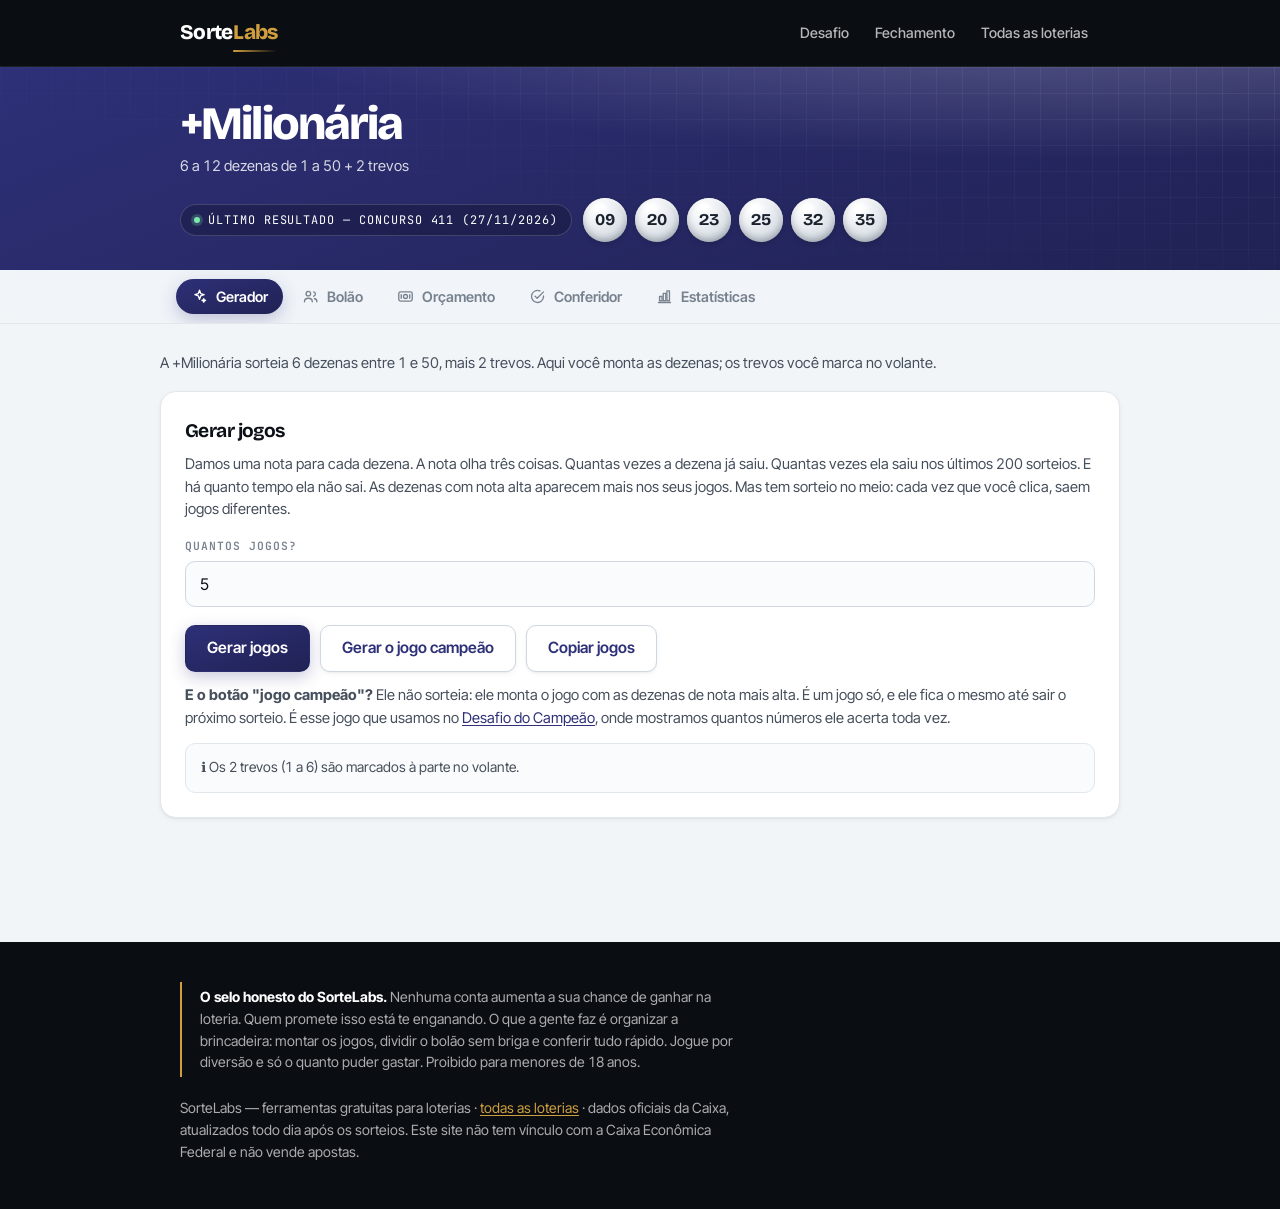
<file: maismilionaria.html>
<!DOCTYPE html>
<html lang="pt-BR">
<head>
<meta charset="utf-8">
<meta name="viewport" content="width=device-width, initial-scale=1">
<meta name="google-site-verification" content="1ASDodTUQNNEFQTdYF4TCvACuHrtQRBXcfsDynb9Msk" />
<title>+Milionária: Gerador, Bolão com Rateio e Conferidor — SorteLabs</title>
<meta name="description" content="Monte jogos da +Milionária, organize o bolão do grupo e confira vários jogos de uma vez. Grátis e sem cadastro.">
<meta property="og:title" content="+Milionária — Gerador, Bolão e Conferidor | SorteLabs">
<meta property="og:description" content="Monte jogos da +Milionária, organize o bolão do grupo e confira vários jogos de uma vez. Grátis e sem cadastro.">
<meta property="og:type" content="website">
<link rel="canonical" href="https://sortelabs.com.br/maismilionaria.html">
<link rel="preconnect" href="https://fonts.googleapis.com">
<link rel="preconnect" href="https://fonts.gstatic.com" crossorigin>
<link href="https://fonts.googleapis.com/css2?family=Bricolage+Grotesque:opsz,wght@12..96,600..800&family=Inter+Tight:wght@400;500;600;700&family=JetBrains+Mono:wght@400;600&display=swap" rel="stylesheet">
<link rel="stylesheet" href="css/estilo.css">
<link rel="icon" href="data:image/svg+xml,<svg xmlns='http://www.w3.org/2000/svg' viewBox='0 0 100 100'><rect width='100' height='100' rx='22' fill='%230A0D12'/><rect x='18' y='18' width='26' height='26' rx='6' fill='%23CF9F3F'/><rect x='56' y='18' width='26' height='26' rx='6' fill='%23222A35'/><rect x='18' y='56' width='26' height='26' rx='6' fill='%23222A35'/><rect x='56' y='56' width='26' height='26' rx='6' fill='%23CF9F3F'/></svg>">
<style>:root { --cor: #2E3078; }</style>
</head>
<body>

<header class="topo">
  <div class="miolo">
    <a class="marca" href="/"><span class="sorte">Sorte</span><span class="labs">Labs</span></a>
    <nav><a href="desafio.html">Desafio</a><a href="fechamento.html">Fechamento</a><a href="/">Todas as loterias</a></nav>
  </div>
</header>

<div class="faixa-loteria">
  <div class="miolo">
    <h1>+Milionária</h1>
    <p class="sub">6 a 12 dezenas de 1 a 50 + 2 trevos</p>
    <div class="ultimo-resultado" id="ultimo-resultado">Carregando o último resultado…</div>
  </div>
</div>

<nav class="abas" aria-label="Ferramentas">
  <div class="miolo">
    <button class="aba" data-alvo="gerador" aria-selected="true"><svg viewBox="0 0 24 24" fill="none" stroke="currentColor" stroke-linecap="round" stroke-linejoin="round"><path d="M12 3l1.7 4.8L18.5 9.5 13.7 11.2 12 16l-1.7-4.8L5.5 9.5l4.8-1.7z"/><path d="M18 15l.7 1.8 1.8.7-1.8.7L18 20l-.7-1.8-1.8-.7 1.8-.7z"/></svg><span>Gerador</span></button>
    <button class="aba" data-alvo="bolao" aria-selected="false"><svg viewBox="0 0 24 24" fill="none" stroke="currentColor" stroke-linecap="round" stroke-linejoin="round"><circle cx="9" cy="8" r="3.2"/><path d="M3.5 19.5c0-3 2.5-5 5.5-5s5.5 2 5.5 5"/><path d="M16.5 5.4a3.2 3.2 0 0 1 0 6.2"/><path d="M17.5 14.8c2.1.5 3.5 2.3 3.5 4.7"/></svg><span>Bolão</span></button>
    <button class="aba" data-alvo="orcamento" aria-selected="false"><svg viewBox="0 0 24 24" fill="none" stroke="currentColor" stroke-linecap="round" stroke-linejoin="round"><rect x="2.5" y="5.5" width="19" height="13" rx="2.5"/><circle cx="12" cy="12" r="2.8"/><path d="M6 9.5v5M18 9.5v5"/></svg><span>Orçamento</span></button>
    <button class="aba" data-alvo="conferidor" aria-selected="false"><svg viewBox="0 0 24 24" fill="none" stroke="currentColor" stroke-linecap="round" stroke-linejoin="round"><path d="M20.5 11.2V12a8.5 8.5 0 1 1-5-7.8"/><path d="M8.5 11.5l3 3 9-9"/></svg><span>Conferidor</span></button>
    <button class="aba" data-alvo="estatisticas" aria-selected="false"><svg viewBox="0 0 24 24" fill="none" stroke="currentColor" stroke-linecap="round" stroke-linejoin="round"><path d="M3.5 20.5h17"/><rect x="5" y="12" width="3.6" height="6"/><rect x="10.2" y="7.5" width="3.6" height="10.5"/><rect x="15.4" y="4" width="3.6" height="14"/></svg><span>Estatísticas</span></button>
  </div>
</nav>

<main class="miolo painel">

  <p class="dica" style="margin-top:0">A +Milionária sorteia 6 dezenas entre 1 e 50, mais 2 trevos. Aqui você monta as dezenas; os trevos você marca no volante.</p>
  <div class="anuncio" aria-hidden="true"><!-- espaço reservado: anúncio topo --></div>

  <section class="ferramenta" id="gerador">
    <div class="cartao">
      <h2>Gerar jogos</h2>
      <p class="dica">Damos uma nota para cada dezena. A nota olha três coisas. Quantas
      vezes a dezena já saiu. Quantas vezes ela saiu nos últimos 200 sorteios.
      E há quanto tempo ela não sai. As dezenas com nota alta aparecem
      mais nos seus jogos. Mas tem sorteio no meio: cada vez que você clica,
      saem jogos diferentes.</p>
      <form id="form-gerador">
        <div class="linha-campos">
          <div class="campo">
            <label for="ger-qtd">Quantos jogos?</label>
            <input type="number" id="ger-qtd" min="1" max="100" value="5">
          </div>
        </div>
        <div class="botoes">
          <button class="botao" type="submit">Gerar jogos</button>
          <button class="botao secundario" type="button" id="btn-campeao">Gerar o jogo campeão</button>
          <button class="botao secundario" type="button" id="btn-copiar-jogos" hidden>Copiar jogos</button>
        </div>
      </form>
      <p class="dica" style="margin:12px 0 0">
      <strong>E o botão "jogo campeão"?</strong> Ele não sorteia: ele monta o
      jogo com as dezenas de nota mais alta. É um jogo só, e ele fica o mesmo
      até sair o próximo sorteio. É esse jogo que usamos no
      <a href="desafio.html">Desafio do Campeão</a>, onde mostramos quantos
      números ele acerta toda vez.</p>
      <div id="ger-saida"></div>
      <div class="caixa-resumo" id="ger-resumo" hidden></div>
      <div class="aviso-obs">ℹ️ Os 2 trevos (1 a 6) são marcados à parte no volante.</div>
    </div>
  </section>

  <section class="ferramenta" id="bolao" hidden>
    <div class="cartao">
      <h2>Montar bolão</h2>
      <p class="dica">Monte os jogos do grupo, veja quanto cada pessoa paga e
      copie a mensagem pronta para mandar no WhatsApp.</p>
      <form id="form-bolao">
        <div class="linha-campos">
          <div class="campo">
            <label for="bol-jogos">Jogos</label>
            <input type="number" id="bol-jogos" min="1" max="50" value="4">
          </div>
          <div class="campo">
            <label for="bol-dezenas">Dezenas por jogo</label>
            <select id="bol-dezenas"><option value="6">6</option><option value="7">7</option><option value="8">8</option><option value="9">9</option><option value="10">10</option><option value="11">11</option><option value="12">12</option></select>
          </div>
          <div class="campo">
            <label for="bol-pessoas">Pessoas</label>
            <input type="number" id="bol-pessoas" min="1" max="100" value="4">
          </div>
          <div class="campo">
            <label for="bol-valor">Valor total (R$)</label>
            <input type="text" id="bol-valor" inputmode="decimal" placeholder="ex.: 120,00">
            <small class="ajuda">Em branco, usamos o custo oficial.</small>
          </div>
        </div>
        <div class="botoes">
          <button class="botao" type="submit">Montar bolão</button>
          <button class="botao secundario" type="button" id="btn-copiar-whats" hidden>Copiar mensagem</button>
          <a class="botao secundario" id="btn-abrir-whats" hidden target="_blank" rel="noopener">Abrir no WhatsApp</a>
        </div>
      </form>
      <div id="bol-saida"></div>
      <div class="caixa-resumo" id="bol-rateio" hidden></div>
      <div class="msg-whats" id="bol-msg" hidden></div>
      <div class="aviso-obs">ℹ️ Os 2 trevos (1 a 6) são marcados à parte no volante.</div>
    </div>
  </section>

  <section class="ferramenta" id="orcamento" hidden>
    <div class="cartao">
      <h2>Planejar pelo orçamento</h2>
      <p class="dica">Diga quanto vocês têm para gastar. Mostramos as opções de
      jogo que cabem nesse dinheiro, quanto sobra e a chance de cada uma.</p>
      <form id="form-orcamento">
        <div class="linha-campos">
          <div class="campo">
            <label for="orc-valor">Orçamento (R$)</label>
            <input type="text" id="orc-valor" inputmode="decimal" placeholder="ex.: 100">
          </div>
          <div class="campo">
            <label for="orc-pessoas">Pessoas</label>
            <input type="number" id="orc-pessoas" min="1" max="100" value="1">
          </div>
        </div>
        <div class="botoes">
          <button class="botao" type="submit">Ver possibilidades</button>
        </div>
      </form>
      <p class="erro" id="orc-erro" hidden></p>
      <div id="orc-tabela" style="margin-top:14px"></div>
      <div id="orc-saida" hidden style="margin-top:18px"></div>
    </div>
  </section>

  <section class="ferramenta" id="conferidor" hidden>
    <div class="cartao">
      <h2>Conferir jogos</h2>
      <p class="dica">Primeiro coloque o resultado do sorteio. Depois cole seus
      jogos, um em cada linha. Pode colar do jeito que estiver: 05-10-22 ou
      5 10 22. Vamos marcar os números que você acertou.</p>
      <form id="form-conferidor">
        <div class="linha-campos">
          <div class="campo">
            <label for="conf-resultado">Resultado sorteado</label>
            <input type="text" id="conf-resultado" inputmode="numeric" placeholder="dezenas do sorteio">
            <small class="ajuda">Separe por espaço, traço ou vírgula.</small>
          </div>
        </div>
        <div class="linha-campos">
          <div class="campo">
            <label for="conf-jogos">Seus jogos (um por linha)</label>
            <textarea id="conf-jogos" placeholder="Cole aqui, um jogo por linha"></textarea>
          </div>
        </div>
        <div class="botoes">
          <button class="botao" type="submit">Conferir</button>
          <button class="botao secundario" type="button" id="btn-ultimo">Usar último resultado</button>
        </div>
      </form>
      <p class="erro" id="conf-erro" hidden></p>
      <div id="conf-saida" hidden style="margin-top:14px"></div>
      <div class="aviso-obs">ℹ️ Os 2 trevos (1 a 6) são marcados à parte no volante.</div>
    </div>
  </section>

  <section class="ferramenta" id="estatisticas" hidden>
    <p class="dica" id="atualizado-em"></p>
    <div id="est-conteudo"></div>
    <div class="cartao">
      <h2>Baixar o histórico completo</h2>
      <p class="dica">Baixe todos os sorteios da +Milionária, desde o primeiro. O
      arquivo CSV abre no Excel com dois cliques, com uma dezena em cada coluna.
      O JSON é para quem programa. É de graça e você pode usar como quiser.</p>
      <div class="botoes">
        <a class="botao" href="dados/csv/maismilionaria.csv" download>Baixar CSV (Excel)</a>
        <a class="botao secundario" href="dados/maismilionaria.json" download>Baixar JSON</a>
      </div>
    </div>
    <div class="aviso-obs">Atenção: estas listas mostram o que já aconteceu.
    Elas não adivinham o próximo sorteio. Em todo sorteio, cada dezena tem a
    mesma chance de sair — não importa se ela saiu muito ou pouco antes.</div>
  </section>

  <div class="anuncio" aria-hidden="true"><!-- espaço reservado: anúncio rodapé --></div>
</main>

<footer class="rodape">
  <div class="miolo">
    <div class="selo-honesto"><strong>O selo honesto do SorteLabs.</strong>
    Nenhuma conta aumenta a sua chance de ganhar na loteria. Quem promete isso
    está te enganando. O que a gente faz é organizar a brincadeira: montar os
    jogos, dividir o bolão sem briga e conferir tudo rápido. Jogue por diversão
    e só o quanto puder gastar. Proibido para menores de 18 anos.</div>
    <p>SorteLabs — ferramentas gratuitas para loterias ·
    <a href="/">todas as loterias</a> · dados oficiais da Caixa,
    atualizados todo dia após os sorteios. Este site não tem vínculo com a
    Caixa Econômica Federal e não vende apostas.</p>
  </div>
</footer>

<script>window.PAGINA = { slug: "maismilionaria" };</script>
<script src="js/interface.js"></script>
<script src="js/motor.js"></script>
<script src="js/app.js"></script>
<script data-goatcounter="https://sortelabs.goatcounter.com/count" async src="//gc.zgo.at/count.js"></script>
</body>
</html>
</file>
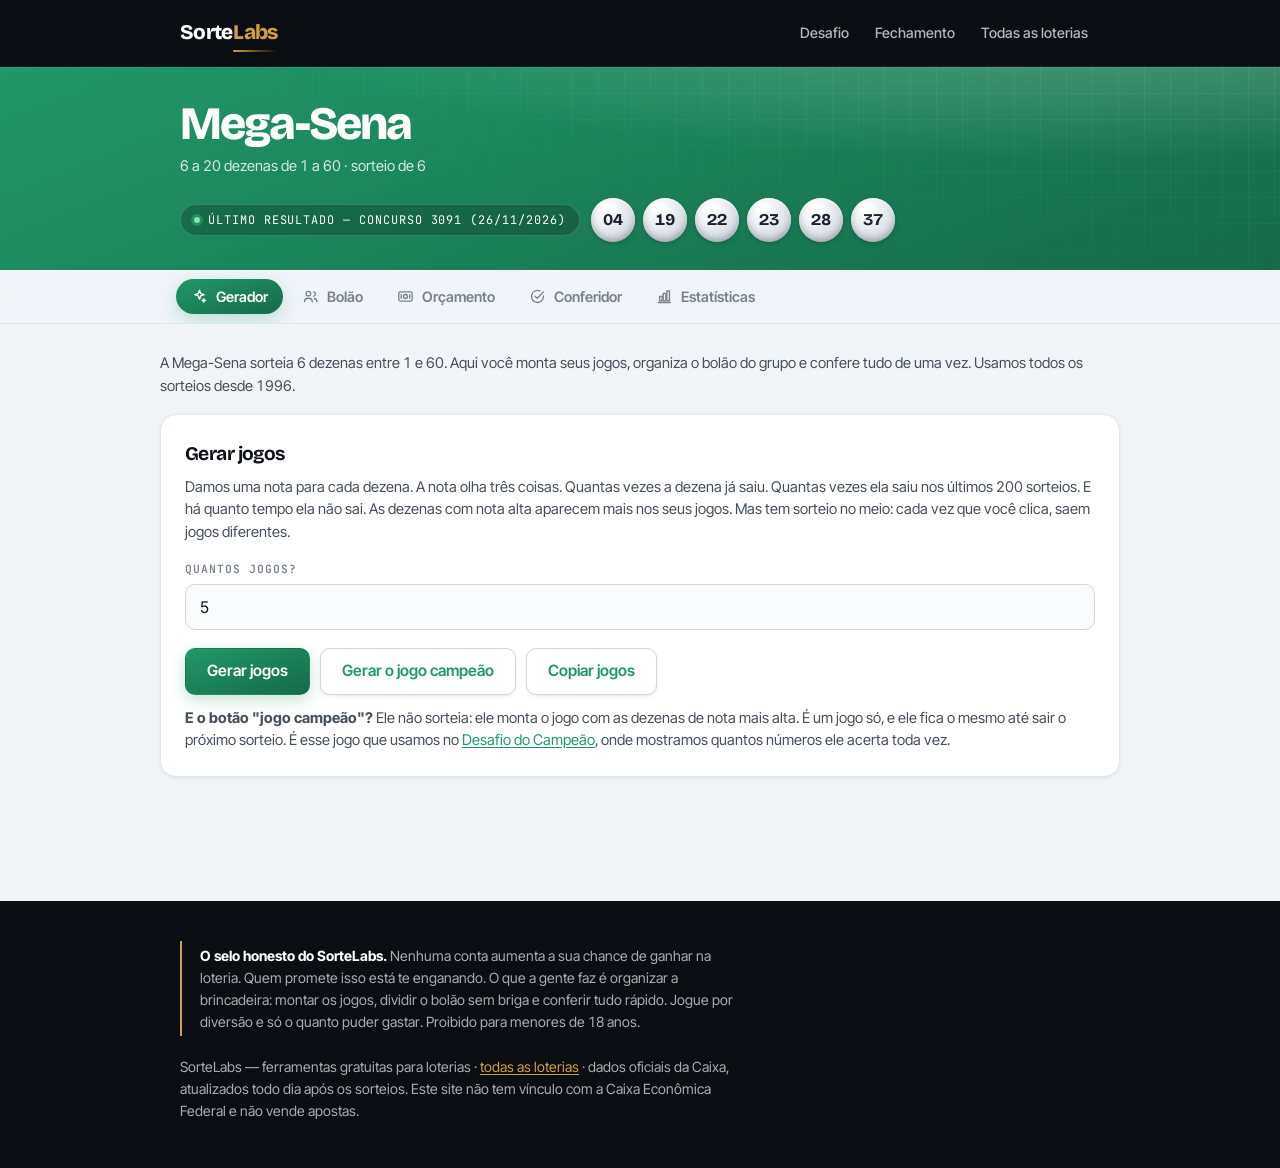
<file: megasena.html>
<!DOCTYPE html>
<html lang="pt-BR">
<head>
<meta charset="utf-8">
<meta name="viewport" content="width=device-width, initial-scale=1">
<meta name="google-site-verification" content="1ASDodTUQNNEFQTdYF4TCvACuHrtQRBXcfsDynb9Msk" />
<title>Mega-Sena: Gerador, Bolão com Rateio e Conferidor — SorteLabs</title>
<meta name="description" content="Monte jogos da Mega-Sena, organize o bolão com a divisão pronta e confira vários jogos de uma vez. Grátis e sem cadastro.">
<meta property="og:title" content="Mega-Sena — Gerador, Bolão e Conferidor | SorteLabs">
<meta property="og:description" content="Monte jogos da Mega-Sena, organize o bolão com a divisão pronta e confira vários jogos de uma vez. Grátis e sem cadastro.">
<meta property="og:type" content="website">
<link rel="canonical" href="https://sortelabs.com.br/megasena.html">
<link rel="preconnect" href="https://fonts.googleapis.com">
<link rel="preconnect" href="https://fonts.gstatic.com" crossorigin>
<link href="https://fonts.googleapis.com/css2?family=Bricolage+Grotesque:opsz,wght@12..96,600..800&family=Inter+Tight:wght@400;500;600;700&family=JetBrains+Mono:wght@400;600&display=swap" rel="stylesheet">
<link rel="stylesheet" href="css/estilo.css">
<link rel="icon" href="data:image/svg+xml,<svg xmlns='http://www.w3.org/2000/svg' viewBox='0 0 100 100'><rect width='100' height='100' rx='22' fill='%230A0D12'/><rect x='18' y='18' width='26' height='26' rx='6' fill='%23CF9F3F'/><rect x='56' y='18' width='26' height='26' rx='6' fill='%23222A35'/><rect x='18' y='56' width='26' height='26' rx='6' fill='%23222A35'/><rect x='56' y='56' width='26' height='26' rx='6' fill='%23CF9F3F'/></svg>">
<style>:root { --cor: #209869; }</style>
</head>
<body>

<header class="topo">
  <div class="miolo">
    <a class="marca" href="/"><span class="sorte">Sorte</span><span class="labs">Labs</span></a>
    <nav><a href="desafio.html">Desafio</a><a href="fechamento.html">Fechamento</a><a href="/">Todas as loterias</a></nav>
  </div>
</header>

<div class="faixa-loteria">
  <div class="miolo">
    <h1>Mega-Sena</h1>
    <p class="sub">6 a 20 dezenas de 1 a 60 · sorteio de 6</p>
    <div class="ultimo-resultado" id="ultimo-resultado">Carregando o último resultado…</div>
  </div>
</div>

<nav class="abas" aria-label="Ferramentas">
  <div class="miolo">
    <button class="aba" data-alvo="gerador" aria-selected="true"><svg viewBox="0 0 24 24" fill="none" stroke="currentColor" stroke-linecap="round" stroke-linejoin="round"><path d="M12 3l1.7 4.8L18.5 9.5 13.7 11.2 12 16l-1.7-4.8L5.5 9.5l4.8-1.7z"/><path d="M18 15l.7 1.8 1.8.7-1.8.7L18 20l-.7-1.8-1.8-.7 1.8-.7z"/></svg><span>Gerador</span></button>
    <button class="aba" data-alvo="bolao" aria-selected="false"><svg viewBox="0 0 24 24" fill="none" stroke="currentColor" stroke-linecap="round" stroke-linejoin="round"><circle cx="9" cy="8" r="3.2"/><path d="M3.5 19.5c0-3 2.5-5 5.5-5s5.5 2 5.5 5"/><path d="M16.5 5.4a3.2 3.2 0 0 1 0 6.2"/><path d="M17.5 14.8c2.1.5 3.5 2.3 3.5 4.7"/></svg><span>Bolão</span></button>
    <button class="aba" data-alvo="orcamento" aria-selected="false"><svg viewBox="0 0 24 24" fill="none" stroke="currentColor" stroke-linecap="round" stroke-linejoin="round"><rect x="2.5" y="5.5" width="19" height="13" rx="2.5"/><circle cx="12" cy="12" r="2.8"/><path d="M6 9.5v5M18 9.5v5"/></svg><span>Orçamento</span></button>
    <button class="aba" data-alvo="conferidor" aria-selected="false"><svg viewBox="0 0 24 24" fill="none" stroke="currentColor" stroke-linecap="round" stroke-linejoin="round"><path d="M20.5 11.2V12a8.5 8.5 0 1 1-5-7.8"/><path d="M8.5 11.5l3 3 9-9"/></svg><span>Conferidor</span></button>
    <button class="aba" data-alvo="estatisticas" aria-selected="false"><svg viewBox="0 0 24 24" fill="none" stroke="currentColor" stroke-linecap="round" stroke-linejoin="round"><path d="M3.5 20.5h17"/><rect x="5" y="12" width="3.6" height="6"/><rect x="10.2" y="7.5" width="3.6" height="10.5"/><rect x="15.4" y="4" width="3.6" height="14"/></svg><span>Estatísticas</span></button>
  </div>
</nav>

<main class="miolo painel">

  <p class="dica" style="margin-top:0">A Mega-Sena sorteia 6 dezenas entre 1 e 60. Aqui você monta seus jogos, organiza o bolão do grupo e confere tudo de uma vez. Usamos todos os sorteios desde 1996.</p>
  <div class="anuncio" aria-hidden="true"><!-- espaço reservado: anúncio topo --></div>

  <section class="ferramenta" id="gerador">
    <div class="cartao">
      <h2>Gerar jogos</h2>
      <p class="dica">Damos uma nota para cada dezena. A nota olha três coisas. Quantas
      vezes a dezena já saiu. Quantas vezes ela saiu nos últimos 200 sorteios.
      E há quanto tempo ela não sai. As dezenas com nota alta aparecem
      mais nos seus jogos. Mas tem sorteio no meio: cada vez que você clica,
      saem jogos diferentes.</p>
      <form id="form-gerador">
        <div class="linha-campos">
          <div class="campo">
            <label for="ger-qtd">Quantos jogos?</label>
            <input type="number" id="ger-qtd" min="1" max="100" value="5">
          </div>
        </div>
        <div class="botoes">
          <button class="botao" type="submit">Gerar jogos</button>
          <button class="botao secundario" type="button" id="btn-campeao">Gerar o jogo campeão</button>
          <button class="botao secundario" type="button" id="btn-copiar-jogos" hidden>Copiar jogos</button>
        </div>
      </form>
      <p class="dica" style="margin:12px 0 0">
      <strong>E o botão "jogo campeão"?</strong> Ele não sorteia: ele monta o
      jogo com as dezenas de nota mais alta. É um jogo só, e ele fica o mesmo
      até sair o próximo sorteio. É esse jogo que usamos no
      <a href="desafio.html">Desafio do Campeão</a>, onde mostramos quantos
      números ele acerta toda vez.</p>
      <div id="ger-saida"></div>
      <div class="caixa-resumo" id="ger-resumo" hidden></div>
      
    </div>
  </section>

  <section class="ferramenta" id="bolao" hidden>
    <div class="cartao">
      <h2>Montar bolão</h2>
      <p class="dica">Monte os jogos do grupo, veja quanto cada pessoa paga e
      copie a mensagem pronta para mandar no WhatsApp.</p>
      <form id="form-bolao">
        <div class="linha-campos">
          <div class="campo">
            <label for="bol-jogos">Jogos</label>
            <input type="number" id="bol-jogos" min="1" max="50" value="4">
          </div>
          <div class="campo">
            <label for="bol-dezenas">Dezenas por jogo</label>
            <select id="bol-dezenas"><option value="6">6</option><option value="7">7</option><option value="8">8</option><option value="9">9</option><option value="10">10</option><option value="11">11</option><option value="12">12</option><option value="13">13</option><option value="14">14</option><option value="15">15</option><option value="16">16</option><option value="17">17</option><option value="18">18</option><option value="19">19</option><option value="20">20</option></select>
          </div>
          <div class="campo">
            <label for="bol-pessoas">Pessoas</label>
            <input type="number" id="bol-pessoas" min="1" max="100" value="4">
          </div>
          <div class="campo">
            <label for="bol-valor">Valor total (R$)</label>
            <input type="text" id="bol-valor" inputmode="decimal" placeholder="ex.: 120,00">
            <small class="ajuda">Em branco, usamos o custo oficial.</small>
          </div>
        </div>
        <div class="botoes">
          <button class="botao" type="submit">Montar bolão</button>
          <button class="botao secundario" type="button" id="btn-copiar-whats" hidden>Copiar mensagem</button>
          <a class="botao secundario" id="btn-abrir-whats" hidden target="_blank" rel="noopener">Abrir no WhatsApp</a>
        </div>
      </form>
      <div id="bol-saida"></div>
      <div class="caixa-resumo" id="bol-rateio" hidden></div>
      <div class="msg-whats" id="bol-msg" hidden></div>
      
    </div>
  </section>

  <section class="ferramenta" id="orcamento" hidden>
    <div class="cartao">
      <h2>Planejar pelo orçamento</h2>
      <p class="dica">Diga quanto vocês têm para gastar. Mostramos as opções de
      jogo que cabem nesse dinheiro, quanto sobra e a chance de cada uma.</p>
      <form id="form-orcamento">
        <div class="linha-campos">
          <div class="campo">
            <label for="orc-valor">Orçamento (R$)</label>
            <input type="text" id="orc-valor" inputmode="decimal" placeholder="ex.: 100">
          </div>
          <div class="campo">
            <label for="orc-pessoas">Pessoas</label>
            <input type="number" id="orc-pessoas" min="1" max="100" value="1">
          </div>
        </div>
        <div class="botoes">
          <button class="botao" type="submit">Ver possibilidades</button>
        </div>
      </form>
      <p class="erro" id="orc-erro" hidden></p>
      <div id="orc-tabela" style="margin-top:14px"></div>
      <div id="orc-saida" hidden style="margin-top:18px"></div>
    </div>
  </section>

  <section class="ferramenta" id="conferidor" hidden>
    <div class="cartao">
      <h2>Conferir jogos</h2>
      <p class="dica">Primeiro coloque o resultado do sorteio. Depois cole seus
      jogos, um em cada linha. Pode colar do jeito que estiver: 05-10-22 ou
      5 10 22. Vamos marcar os números que você acertou.</p>
      <form id="form-conferidor">
        <div class="linha-campos">
          <div class="campo">
            <label for="conf-resultado">Resultado sorteado</label>
            <input type="text" id="conf-resultado" inputmode="numeric" placeholder="dezenas do sorteio">
            <small class="ajuda">Separe por espaço, traço ou vírgula.</small>
          </div>
        </div>
        <div class="linha-campos">
          <div class="campo">
            <label for="conf-jogos">Seus jogos (um por linha)</label>
            <textarea id="conf-jogos" placeholder="Cole aqui, um jogo por linha"></textarea>
          </div>
        </div>
        <div class="botoes">
          <button class="botao" type="submit">Conferir</button>
          <button class="botao secundario" type="button" id="btn-ultimo">Usar último resultado</button>
        </div>
      </form>
      <p class="erro" id="conf-erro" hidden></p>
      <div id="conf-saida" hidden style="margin-top:14px"></div>
      
    </div>
  </section>

  <section class="ferramenta" id="estatisticas" hidden>
    <p class="dica" id="atualizado-em"></p>
    <div id="est-conteudo"></div>
    <div class="cartao">
      <h2>Baixar o histórico completo</h2>
      <p class="dica">Baixe todos os sorteios da Mega-Sena, desde o primeiro. O
      arquivo CSV abre no Excel com dois cliques, com uma dezena em cada coluna.
      O JSON é para quem programa. É de graça e você pode usar como quiser.</p>
      <div class="botoes">
        <a class="botao" href="dados/csv/megasena.csv" download>Baixar CSV (Excel)</a>
        <a class="botao secundario" href="dados/megasena.json" download>Baixar JSON</a>
      </div>
    </div>
    <div class="aviso-obs">Atenção: estas listas mostram o que já aconteceu.
    Elas não adivinham o próximo sorteio. Em todo sorteio, cada dezena tem a
    mesma chance de sair — não importa se ela saiu muito ou pouco antes.</div>
  </section>

  <div class="anuncio" aria-hidden="true"><!-- espaço reservado: anúncio rodapé --></div>
</main>

<footer class="rodape">
  <div class="miolo">
    <div class="selo-honesto"><strong>O selo honesto do SorteLabs.</strong>
    Nenhuma conta aumenta a sua chance de ganhar na loteria. Quem promete isso
    está te enganando. O que a gente faz é organizar a brincadeira: montar os
    jogos, dividir o bolão sem briga e conferir tudo rápido. Jogue por diversão
    e só o quanto puder gastar. Proibido para menores de 18 anos.</div>
    <p>SorteLabs — ferramentas gratuitas para loterias ·
    <a href="/">todas as loterias</a> · dados oficiais da Caixa,
    atualizados todo dia após os sorteios. Este site não tem vínculo com a
    Caixa Econômica Federal e não vende apostas.</p>
  </div>
</footer>

<script>window.PAGINA = { slug: "megasena" };</script>
<script src="js/interface.js"></script>
<script src="js/motor.js"></script>
<script src="js/app.js"></script>
<script data-goatcounter="https://sortelabs.goatcounter.com/count" async src="//gc.zgo.at/count.js"></script>
</body>
</html>
</file>
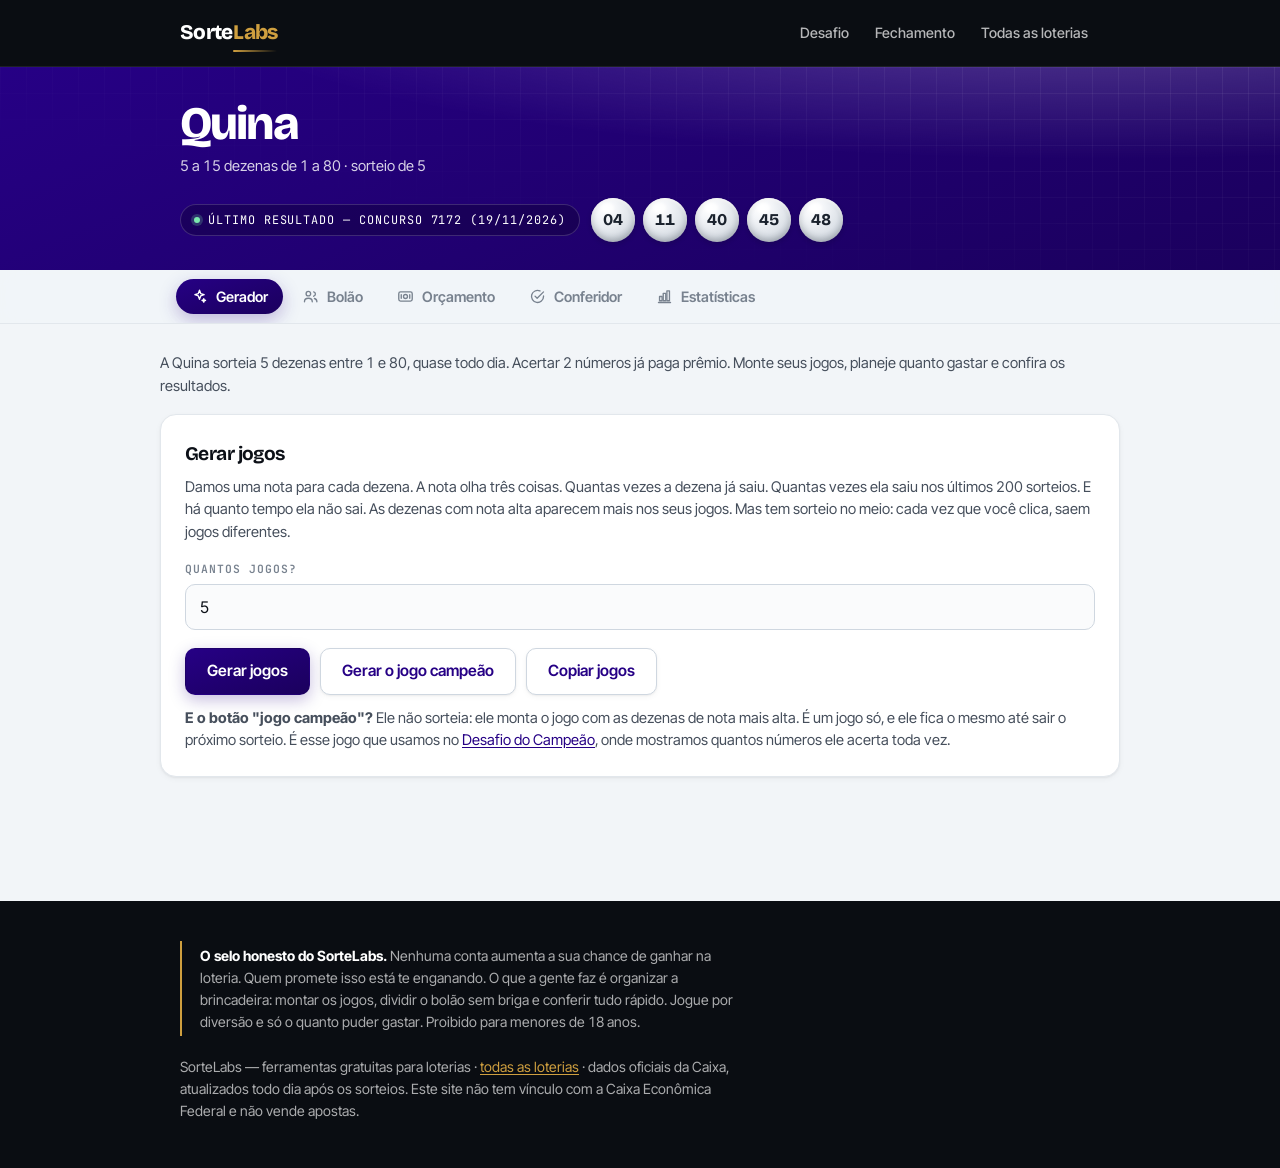
<file: quina.html>
<!DOCTYPE html>
<html lang="pt-BR">
<head>
<meta charset="utf-8">
<meta name="viewport" content="width=device-width, initial-scale=1">
<meta name="google-site-verification" content="1ASDodTUQNNEFQTdYF4TCvACuHrtQRBXcfsDynb9Msk" />
<title>Quina: Gerador, Bolão com Rateio e Conferidor — SorteLabs</title>
<meta name="description" content="Monte jogos da Quina, organize o bolão do grupo e confira vários jogos de uma vez. Grátis e sem cadastro.">
<meta property="og:title" content="Quina — Gerador, Bolão e Conferidor | SorteLabs">
<meta property="og:description" content="Monte jogos da Quina, organize o bolão do grupo e confira vários jogos de uma vez. Grátis e sem cadastro.">
<meta property="og:type" content="website">
<link rel="canonical" href="https://sortelabs.com.br/quina.html">
<link rel="preconnect" href="https://fonts.googleapis.com">
<link rel="preconnect" href="https://fonts.gstatic.com" crossorigin>
<link href="https://fonts.googleapis.com/css2?family=Bricolage+Grotesque:opsz,wght@12..96,600..800&family=Inter+Tight:wght@400;500;600;700&family=JetBrains+Mono:wght@400;600&display=swap" rel="stylesheet">
<link rel="stylesheet" href="css/estilo.css">
<link rel="icon" href="data:image/svg+xml,<svg xmlns='http://www.w3.org/2000/svg' viewBox='0 0 100 100'><rect width='100' height='100' rx='22' fill='%230A0D12'/><rect x='18' y='18' width='26' height='26' rx='6' fill='%23CF9F3F'/><rect x='56' y='18' width='26' height='26' rx='6' fill='%23222A35'/><rect x='18' y='56' width='26' height='26' rx='6' fill='%23222A35'/><rect x='56' y='56' width='26' height='26' rx='6' fill='%23CF9F3F'/></svg>">
<style>:root { --cor: #260085; }</style>
</head>
<body>

<header class="topo">
  <div class="miolo">
    <a class="marca" href="/"><span class="sorte">Sorte</span><span class="labs">Labs</span></a>
    <nav><a href="desafio.html">Desafio</a><a href="fechamento.html">Fechamento</a><a href="/">Todas as loterias</a></nav>
  </div>
</header>

<div class="faixa-loteria">
  <div class="miolo">
    <h1>Quina</h1>
    <p class="sub">5 a 15 dezenas de 1 a 80 · sorteio de 5</p>
    <div class="ultimo-resultado" id="ultimo-resultado">Carregando o último resultado…</div>
  </div>
</div>

<nav class="abas" aria-label="Ferramentas">
  <div class="miolo">
    <button class="aba" data-alvo="gerador" aria-selected="true"><svg viewBox="0 0 24 24" fill="none" stroke="currentColor" stroke-linecap="round" stroke-linejoin="round"><path d="M12 3l1.7 4.8L18.5 9.5 13.7 11.2 12 16l-1.7-4.8L5.5 9.5l4.8-1.7z"/><path d="M18 15l.7 1.8 1.8.7-1.8.7L18 20l-.7-1.8-1.8-.7 1.8-.7z"/></svg><span>Gerador</span></button>
    <button class="aba" data-alvo="bolao" aria-selected="false"><svg viewBox="0 0 24 24" fill="none" stroke="currentColor" stroke-linecap="round" stroke-linejoin="round"><circle cx="9" cy="8" r="3.2"/><path d="M3.5 19.5c0-3 2.5-5 5.5-5s5.5 2 5.5 5"/><path d="M16.5 5.4a3.2 3.2 0 0 1 0 6.2"/><path d="M17.5 14.8c2.1.5 3.5 2.3 3.5 4.7"/></svg><span>Bolão</span></button>
    <button class="aba" data-alvo="orcamento" aria-selected="false"><svg viewBox="0 0 24 24" fill="none" stroke="currentColor" stroke-linecap="round" stroke-linejoin="round"><rect x="2.5" y="5.5" width="19" height="13" rx="2.5"/><circle cx="12" cy="12" r="2.8"/><path d="M6 9.5v5M18 9.5v5"/></svg><span>Orçamento</span></button>
    <button class="aba" data-alvo="conferidor" aria-selected="false"><svg viewBox="0 0 24 24" fill="none" stroke="currentColor" stroke-linecap="round" stroke-linejoin="round"><path d="M20.5 11.2V12a8.5 8.5 0 1 1-5-7.8"/><path d="M8.5 11.5l3 3 9-9"/></svg><span>Conferidor</span></button>
    <button class="aba" data-alvo="estatisticas" aria-selected="false"><svg viewBox="0 0 24 24" fill="none" stroke="currentColor" stroke-linecap="round" stroke-linejoin="round"><path d="M3.5 20.5h17"/><rect x="5" y="12" width="3.6" height="6"/><rect x="10.2" y="7.5" width="3.6" height="10.5"/><rect x="15.4" y="4" width="3.6" height="14"/></svg><span>Estatísticas</span></button>
  </div>
</nav>

<main class="miolo painel">

  <p class="dica" style="margin-top:0">A Quina sorteia 5 dezenas entre 1 e 80, quase todo dia. Acertar 2 números já paga prêmio. Monte seus jogos, planeje quanto gastar e confira os resultados.</p>
  <div class="anuncio" aria-hidden="true"><!-- espaço reservado: anúncio topo --></div>

  <section class="ferramenta" id="gerador">
    <div class="cartao">
      <h2>Gerar jogos</h2>
      <p class="dica">Damos uma nota para cada dezena. A nota olha três coisas. Quantas
      vezes a dezena já saiu. Quantas vezes ela saiu nos últimos 200 sorteios.
      E há quanto tempo ela não sai. As dezenas com nota alta aparecem
      mais nos seus jogos. Mas tem sorteio no meio: cada vez que você clica,
      saem jogos diferentes.</p>
      <form id="form-gerador">
        <div class="linha-campos">
          <div class="campo">
            <label for="ger-qtd">Quantos jogos?</label>
            <input type="number" id="ger-qtd" min="1" max="100" value="5">
          </div>
        </div>
        <div class="botoes">
          <button class="botao" type="submit">Gerar jogos</button>
          <button class="botao secundario" type="button" id="btn-campeao">Gerar o jogo campeão</button>
          <button class="botao secundario" type="button" id="btn-copiar-jogos" hidden>Copiar jogos</button>
        </div>
      </form>
      <p class="dica" style="margin:12px 0 0">
      <strong>E o botão "jogo campeão"?</strong> Ele não sorteia: ele monta o
      jogo com as dezenas de nota mais alta. É um jogo só, e ele fica o mesmo
      até sair o próximo sorteio. É esse jogo que usamos no
      <a href="desafio.html">Desafio do Campeão</a>, onde mostramos quantos
      números ele acerta toda vez.</p>
      <div id="ger-saida"></div>
      <div class="caixa-resumo" id="ger-resumo" hidden></div>
      
    </div>
  </section>

  <section class="ferramenta" id="bolao" hidden>
    <div class="cartao">
      <h2>Montar bolão</h2>
      <p class="dica">Monte os jogos do grupo, veja quanto cada pessoa paga e
      copie a mensagem pronta para mandar no WhatsApp.</p>
      <form id="form-bolao">
        <div class="linha-campos">
          <div class="campo">
            <label for="bol-jogos">Jogos</label>
            <input type="number" id="bol-jogos" min="1" max="50" value="4">
          </div>
          <div class="campo">
            <label for="bol-dezenas">Dezenas por jogo</label>
            <select id="bol-dezenas"><option value="5">5</option><option value="6">6</option><option value="7">7</option><option value="8">8</option><option value="9">9</option><option value="10">10</option><option value="11">11</option><option value="12">12</option><option value="13">13</option><option value="14">14</option><option value="15">15</option></select>
          </div>
          <div class="campo">
            <label for="bol-pessoas">Pessoas</label>
            <input type="number" id="bol-pessoas" min="1" max="100" value="4">
          </div>
          <div class="campo">
            <label for="bol-valor">Valor total (R$)</label>
            <input type="text" id="bol-valor" inputmode="decimal" placeholder="ex.: 120,00">
            <small class="ajuda">Em branco, usamos o custo oficial.</small>
          </div>
        </div>
        <div class="botoes">
          <button class="botao" type="submit">Montar bolão</button>
          <button class="botao secundario" type="button" id="btn-copiar-whats" hidden>Copiar mensagem</button>
          <a class="botao secundario" id="btn-abrir-whats" hidden target="_blank" rel="noopener">Abrir no WhatsApp</a>
        </div>
      </form>
      <div id="bol-saida"></div>
      <div class="caixa-resumo" id="bol-rateio" hidden></div>
      <div class="msg-whats" id="bol-msg" hidden></div>
      
    </div>
  </section>

  <section class="ferramenta" id="orcamento" hidden>
    <div class="cartao">
      <h2>Planejar pelo orçamento</h2>
      <p class="dica">Diga quanto vocês têm para gastar. Mostramos as opções de
      jogo que cabem nesse dinheiro, quanto sobra e a chance de cada uma.</p>
      <form id="form-orcamento">
        <div class="linha-campos">
          <div class="campo">
            <label for="orc-valor">Orçamento (R$)</label>
            <input type="text" id="orc-valor" inputmode="decimal" placeholder="ex.: 100">
          </div>
          <div class="campo">
            <label for="orc-pessoas">Pessoas</label>
            <input type="number" id="orc-pessoas" min="1" max="100" value="1">
          </div>
        </div>
        <div class="botoes">
          <button class="botao" type="submit">Ver possibilidades</button>
        </div>
      </form>
      <p class="erro" id="orc-erro" hidden></p>
      <div id="orc-tabela" style="margin-top:14px"></div>
      <div id="orc-saida" hidden style="margin-top:18px"></div>
    </div>
  </section>

  <section class="ferramenta" id="conferidor" hidden>
    <div class="cartao">
      <h2>Conferir jogos</h2>
      <p class="dica">Primeiro coloque o resultado do sorteio. Depois cole seus
      jogos, um em cada linha. Pode colar do jeito que estiver: 05-10-22 ou
      5 10 22. Vamos marcar os números que você acertou.</p>
      <form id="form-conferidor">
        <div class="linha-campos">
          <div class="campo">
            <label for="conf-resultado">Resultado sorteado</label>
            <input type="text" id="conf-resultado" inputmode="numeric" placeholder="dezenas do sorteio">
            <small class="ajuda">Separe por espaço, traço ou vírgula.</small>
          </div>
        </div>
        <div class="linha-campos">
          <div class="campo">
            <label for="conf-jogos">Seus jogos (um por linha)</label>
            <textarea id="conf-jogos" placeholder="Cole aqui, um jogo por linha"></textarea>
          </div>
        </div>
        <div class="botoes">
          <button class="botao" type="submit">Conferir</button>
          <button class="botao secundario" type="button" id="btn-ultimo">Usar último resultado</button>
        </div>
      </form>
      <p class="erro" id="conf-erro" hidden></p>
      <div id="conf-saida" hidden style="margin-top:14px"></div>
      
    </div>
  </section>

  <section class="ferramenta" id="estatisticas" hidden>
    <p class="dica" id="atualizado-em"></p>
    <div id="est-conteudo"></div>
    <div class="cartao">
      <h2>Baixar o histórico completo</h2>
      <p class="dica">Baixe todos os sorteios da Quina, desde o primeiro. O
      arquivo CSV abre no Excel com dois cliques, com uma dezena em cada coluna.
      O JSON é para quem programa. É de graça e você pode usar como quiser.</p>
      <div class="botoes">
        <a class="botao" href="dados/csv/quina.csv" download>Baixar CSV (Excel)</a>
        <a class="botao secundario" href="dados/quina.json" download>Baixar JSON</a>
      </div>
    </div>
    <div class="aviso-obs">Atenção: estas listas mostram o que já aconteceu.
    Elas não adivinham o próximo sorteio. Em todo sorteio, cada dezena tem a
    mesma chance de sair — não importa se ela saiu muito ou pouco antes.</div>
  </section>

  <div class="anuncio" aria-hidden="true"><!-- espaço reservado: anúncio rodapé --></div>
</main>

<footer class="rodape">
  <div class="miolo">
    <div class="selo-honesto"><strong>O selo honesto do SorteLabs.</strong>
    Nenhuma conta aumenta a sua chance de ganhar na loteria. Quem promete isso
    está te enganando. O que a gente faz é organizar a brincadeira: montar os
    jogos, dividir o bolão sem briga e conferir tudo rápido. Jogue por diversão
    e só o quanto puder gastar. Proibido para menores de 18 anos.</div>
    <p>SorteLabs — ferramentas gratuitas para loterias ·
    <a href="/">todas as loterias</a> · dados oficiais da Caixa,
    atualizados todo dia após os sorteios. Este site não tem vínculo com a
    Caixa Econômica Federal e não vende apostas.</p>
  </div>
</footer>

<script>window.PAGINA = { slug: "quina" };</script>
<script src="js/interface.js"></script>
<script src="js/motor.js"></script>
<script src="js/app.js"></script>
<script data-goatcounter="https://sortelabs.goatcounter.com/count" async src="//gc.zgo.at/count.js"></script>
</body>
</html>
</file>
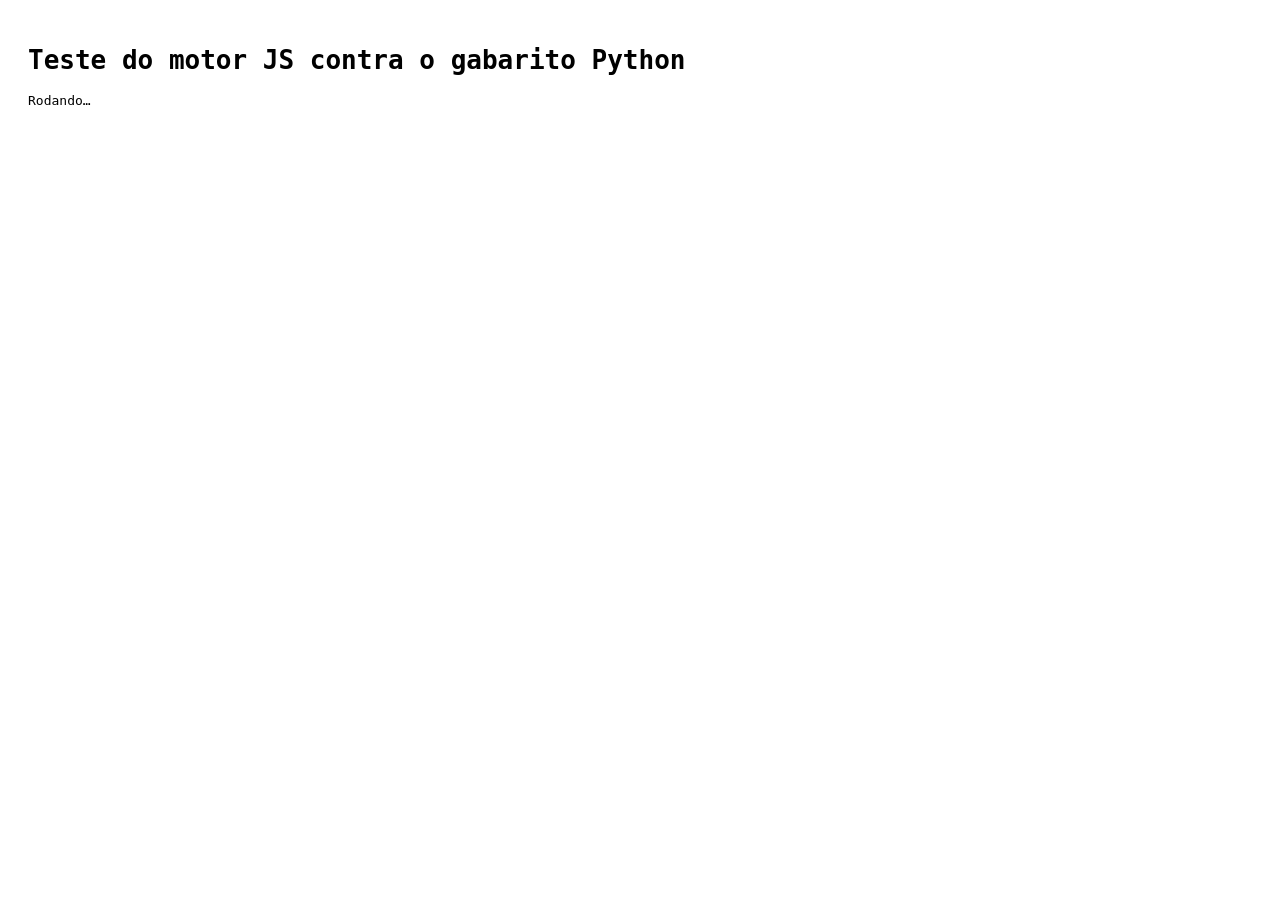
<file: teste.html>
<!DOCTYPE html>
<html lang="pt-BR">
<head>
<meta charset="utf-8">
<meta name="robots" content="noindex">
<title>SorteLab — teste do motor JS</title>
<style>body{font-family:monospace;padding:20px} .ok{color:green} .erro{color:red}</style>
</head>
<body>
<h1>Teste do motor JS contra o gabarito Python</h1>
<div id="saida">Rodando…</div>
<script src="js/motor.js"></script>
<script src="js/fechamento.js"></script>
<script>
"use strict";
const SL = window.SorteLab;
const saida = document.getElementById("saida");
const linhas = [];

function log(ok, texto) {
  linhas.push('<div class="' + (ok ? "ok" : "erro") + '">' +
    (ok ? "OK  " : "ERRO ") + texto + "</div>");
}

fetch("dados/gabarito_teste.json").then(r => r.json()).then(async gabarito => {
  for (const slug of Object.keys(gabarito)) {
    const cfg = SL.LOTERIAS[slug];
    const esperado = gabarito[slug];
    const base = await fetch("dados/" + slug + ".json").then(r => r.json());
    const stats = SL.calcularEstatisticas(cfg, base.concursos);

    log(stats.total === esperado.total,
        cfg.nome + " total concursos: " + stats.total + " (esperado " + esperado.total + ")");

    const campeao = SL.jogoCampeao(cfg, stats);
    const bate = JSON.stringify(campeao) === JSON.stringify(esperado.campeao);
    log(bate, cfg.nome + " campeão: " + campeao.join("-") +
        (bate ? "" : " ≠ " + esperado.campeao.join("-")));

    const custo = SL.custoAposta(cfg, cfg.apostaMin);
    log(Math.abs(custo - esperado.custo_minimo) < 0.001,
        cfg.nome + " custo mínimo: " + custo);

    const chance = SL.chanceUmEm(cfg, cfg.apostaMin, 1);
    log(chance === esperado.chance_um_em,
        cfg.nome + " chance 1 em: " + chance + " (esperado " + esperado.chance_um_em + ")");

    // geração: 5 jogos válidos e distintos
    const jogos = SL.gerarJogos(cfg, stats, 3, cfg.apostaMin);
    const validos = jogos.every(j => SL.jogoValido(cfg, j) &&
                                     j.length === cfg.apostaMin);
    log(validos, cfg.nome + " geração: 3 jogos válidos");

    // conferidor: o último resultado contra ele mesmo = prêmio máximo
    const ultimo = base.concursos[base.concursos.length - 1][2];
    if (ultimo.length >= cfg.apostaMin) {
      const conf = SL.conferirJogos(cfg, ultimo, [ultimo.slice(0, cfg.apostaMin)]);
      log(conf[0].acertos.length > 0, cfg.nome + " conferidor: " +
          conf[0].acertos.length + " acertos no auto-teste");
    }
  }

  const FZ = window.SorteLabFechamento;
  const gf = await fetch("dados/gabarito_fechamento.json").then(r => r.json());
  const dezenas = [2,3,5,6,9,10,11,13,14,15,16,19,20,21,22,23,24,25];
  const resultado = [1,2,3,5,6,9,10,11,13,14,15,16,19,20,24];
  const rateio = {11:7.0, 12:14.0, 13:35.0, 14:1341.42, 15:565758.41};

  for (const pid of Object.keys(gf.padroes)) {
    const esperado = gf.padroes[pid];
    const jogos = FZ.montar(dezenas.slice(0, FZ.PADROES[pid].dezenas), pid);
    log(JSON.stringify(jogos) === JSON.stringify(esperado.jogos),
        "fechamento " + pid + ": montagem bate com o Python");
    log(Math.abs(FZ.custoDoPadrao(pid) - esperado.custo) < 0.001,
        "fechamento " + pid + ": custo R$ " + FZ.custoDoPadrao(pid));
    const nota = FZ.avaliar(jogos, resultado, rateio);
    log(JSON.stringify(nota.acertos) === JSON.stringify(esperado.avaliacao.acertos),
        "fechamento " + pid + ": acertos batem com o Python");
    log(Math.abs(nota.retorno - esperado.avaliacao.retorno) < 0.001,
        "fechamento " + pid + ": retorno R$ " + nota.retorno);
    // A garantia e o texto publicado na pagina: se a copia em JS divergir da
    // provada por forca bruta em robo/fechamento.py, e aqui que isso aparece.
    log(JSON.stringify(FZ.PADROES[pid].garantias) === JSON.stringify(esperado.garantias),
        "fechamento " + pid + ": garantias batem com o Python");
  }

  for (const semente of Object.keys(gf.sorteios)) {
    const saiu = FZ.dezenasAleatorias(Number(semente), 18, 1, 25);
    log(JSON.stringify(saiu) === JSON.stringify(gf.sorteios[semente]),
        "sorteio semente " + semente + ": bate com o Python");
  }

  // contaAcumulada: historico sintetico feito na mao, sem depender de dados
  // reais. E o unico export cujo trabalho e evitar que o placar publico se
  // engane sozinho — precisa de teste proprio. Os dois lados divergem de
  // proposito (retorno e semRateio diferentes) para pegar um copia-e-cola
  // trocado entre campeao e aleatorio.
  const historicoTeste = [
    { campeao: { retorno: 21.0 }, aleatorio: { retorno: null } },
    { campeao: { retorno: 7.0 },  aleatorio: { retorno: null } },
    { campeao: { retorno: null }, aleatorio: { retorno: 14.0 } },
    { campeao: { retorno: 7.0 },  aleatorio: { retorno: 7.0 } },
  ];
  // Contas na mao para o padrao 18-5 (custo R$ 17,50, 4 linhas no historico):
  //   campeao:   retornos [21, 7, null, 7]  -> soma 35, 1 linha sem rateio
  //   aleatorio: retornos [null, null, 14, 7] -> soma 21, 2 linhas sem rateio
  //   gasto conta as 4 linhas dos dois lados, inclusive as com retorno null
  //   -> gasto = 4 * 17.5 = 70 para os dois lados.
  const conta = FZ.contaAcumulada(historicoTeste, "18-5");
  log(conta.sorteios === 4, "contaAcumulada: sorteios = tamanho do historico");
  log(Math.abs(conta.campeao.gasto - 70.0) < 0.001,
      "contaAcumulada campeao: gasto conta TODAS as linhas, com ou sem rateio");
  log(Math.abs(conta.campeao.retorno - 35.0) < 0.001,
      "contaAcumulada campeao: retorno soma so as linhas com rateio");
  log(Math.abs(conta.campeao.saldo - (-35.0)) < 0.001,
      "contaAcumulada campeao: saldo = retorno - gasto");
  log(conta.campeao.semRateio === 1,
      "contaAcumulada campeao: semRateio conta as linhas com retorno null");
  log(Math.abs(conta.aleatorio.gasto - 70.0) < 0.001,
      "contaAcumulada aleatorio: gasto conta TODAS as linhas, com ou sem rateio");
  log(Math.abs(conta.aleatorio.retorno - 21.0) < 0.001,
      "contaAcumulada aleatorio: retorno soma so as linhas com rateio");
  log(Math.abs(conta.aleatorio.saldo - (-49.0)) < 0.001,
      "contaAcumulada aleatorio: saldo = retorno - gasto");
  log(conta.aleatorio.semRateio === 2,
      "contaAcumulada aleatorio: semRateio conta as linhas com retorno null");

  const erros = linhas.filter(l => l.includes("erro")).length;
  linhas.unshift("<h2>" + (erros ? erros + " ERRO(S)" : "TUDO OK ✔") + "</h2>");
  saida.innerHTML = linhas.join("");
  document.title = (erros ? "ERROS " + erros : "TUDO OK") + " — teste SorteLab";
}).catch(e => { saida.textContent = "Falha ao rodar: " + e; });
</script>
</body>
</html>
</file>
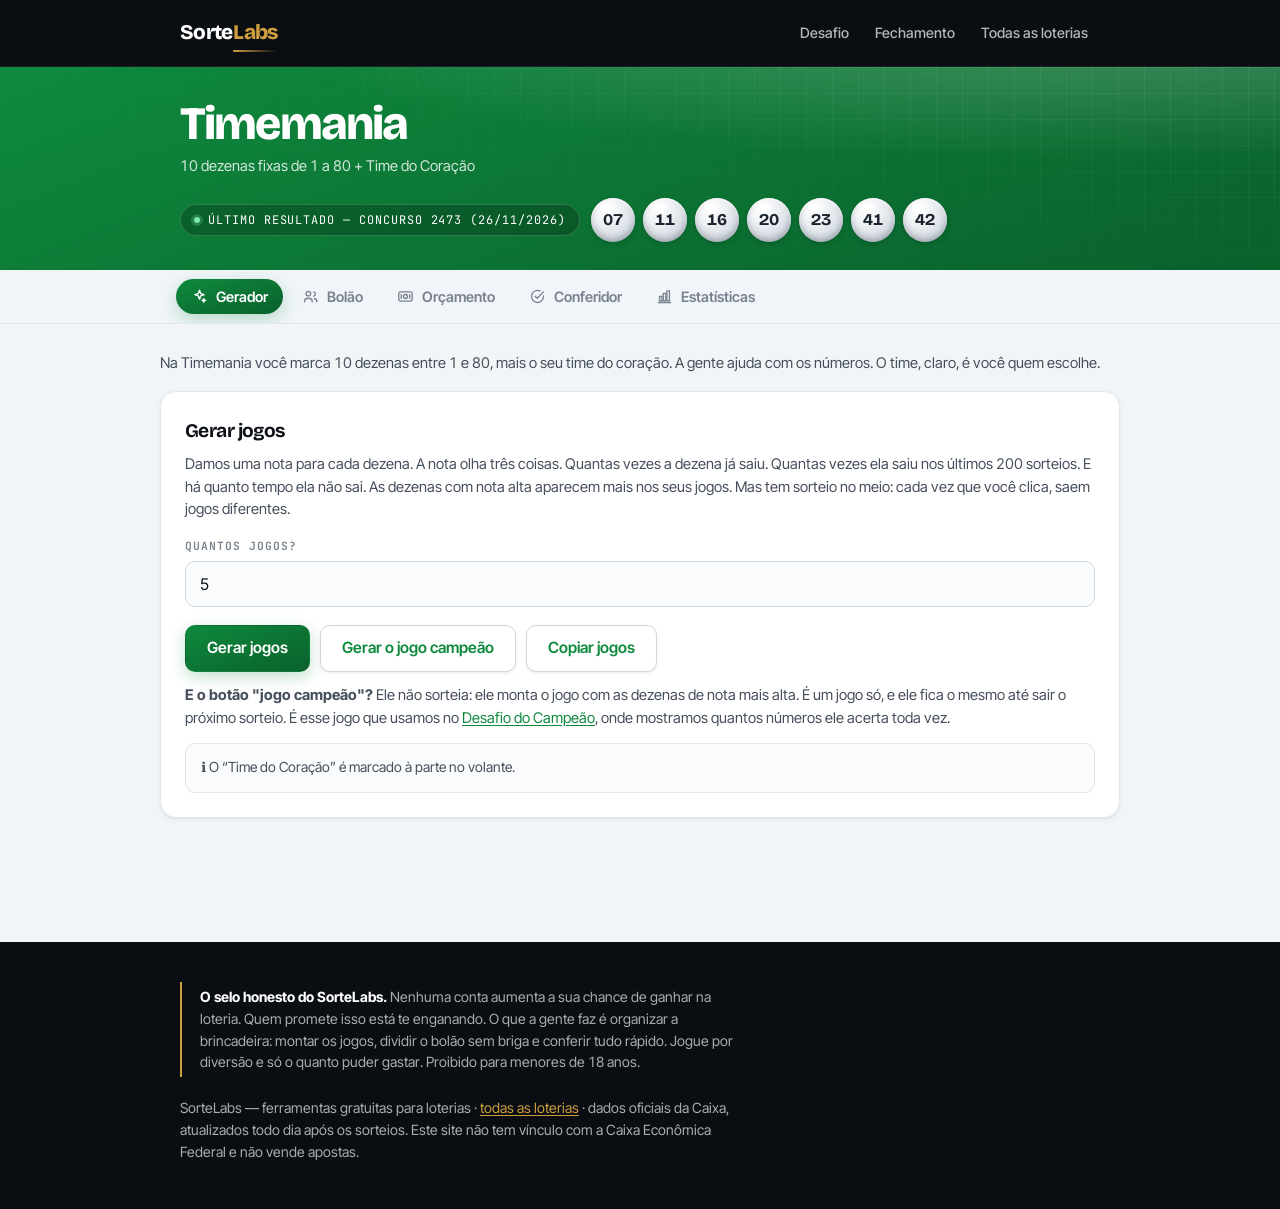
<file: timemania.html>
<!DOCTYPE html>
<html lang="pt-BR">
<head>
<meta charset="utf-8">
<meta name="viewport" content="width=device-width, initial-scale=1">
<meta name="google-site-verification" content="1ASDodTUQNNEFQTdYF4TCvACuHrtQRBXcfsDynb9Msk" />
<title>Timemania: Gerador, Bolão com Rateio e Conferidor — SorteLabs</title>
<meta name="description" content="Monte jogos da Timemania, organize o bolão do grupo e confira vários jogos de uma vez. Grátis e sem cadastro.">
<meta property="og:title" content="Timemania — Gerador, Bolão e Conferidor | SorteLabs">
<meta property="og:description" content="Monte jogos da Timemania, organize o bolão do grupo e confira vários jogos de uma vez. Grátis e sem cadastro.">
<meta property="og:type" content="website">
<link rel="canonical" href="https://sortelabs.com.br/timemania.html">
<link rel="preconnect" href="https://fonts.googleapis.com">
<link rel="preconnect" href="https://fonts.gstatic.com" crossorigin>
<link href="https://fonts.googleapis.com/css2?family=Bricolage+Grotesque:opsz,wght@12..96,600..800&family=Inter+Tight:wght@400;500;600;700&family=JetBrains+Mono:wght@400;600&display=swap" rel="stylesheet">
<link rel="stylesheet" href="css/estilo.css">
<link rel="icon" href="data:image/svg+xml,<svg xmlns='http://www.w3.org/2000/svg' viewBox='0 0 100 100'><rect width='100' height='100' rx='22' fill='%230A0D12'/><rect x='18' y='18' width='26' height='26' rx='6' fill='%23CF9F3F'/><rect x='56' y='18' width='26' height='26' rx='6' fill='%23222A35'/><rect x='18' y='56' width='26' height='26' rx='6' fill='%23222A35'/><rect x='56' y='56' width='26' height='26' rx='6' fill='%23CF9F3F'/></svg>">
<style>:root { --cor: #0E8A3E; }</style>
</head>
<body>

<header class="topo">
  <div class="miolo">
    <a class="marca" href="/"><span class="sorte">Sorte</span><span class="labs">Labs</span></a>
    <nav><a href="desafio.html">Desafio</a><a href="fechamento.html">Fechamento</a><a href="/">Todas as loterias</a></nav>
  </div>
</header>

<div class="faixa-loteria">
  <div class="miolo">
    <h1>Timemania</h1>
    <p class="sub">10 dezenas fixas de 1 a 80 + Time do Coração</p>
    <div class="ultimo-resultado" id="ultimo-resultado">Carregando o último resultado…</div>
  </div>
</div>

<nav class="abas" aria-label="Ferramentas">
  <div class="miolo">
    <button class="aba" data-alvo="gerador" aria-selected="true"><svg viewBox="0 0 24 24" fill="none" stroke="currentColor" stroke-linecap="round" stroke-linejoin="round"><path d="M12 3l1.7 4.8L18.5 9.5 13.7 11.2 12 16l-1.7-4.8L5.5 9.5l4.8-1.7z"/><path d="M18 15l.7 1.8 1.8.7-1.8.7L18 20l-.7-1.8-1.8-.7 1.8-.7z"/></svg><span>Gerador</span></button>
    <button class="aba" data-alvo="bolao" aria-selected="false"><svg viewBox="0 0 24 24" fill="none" stroke="currentColor" stroke-linecap="round" stroke-linejoin="round"><circle cx="9" cy="8" r="3.2"/><path d="M3.5 19.5c0-3 2.5-5 5.5-5s5.5 2 5.5 5"/><path d="M16.5 5.4a3.2 3.2 0 0 1 0 6.2"/><path d="M17.5 14.8c2.1.5 3.5 2.3 3.5 4.7"/></svg><span>Bolão</span></button>
    <button class="aba" data-alvo="orcamento" aria-selected="false"><svg viewBox="0 0 24 24" fill="none" stroke="currentColor" stroke-linecap="round" stroke-linejoin="round"><rect x="2.5" y="5.5" width="19" height="13" rx="2.5"/><circle cx="12" cy="12" r="2.8"/><path d="M6 9.5v5M18 9.5v5"/></svg><span>Orçamento</span></button>
    <button class="aba" data-alvo="conferidor" aria-selected="false"><svg viewBox="0 0 24 24" fill="none" stroke="currentColor" stroke-linecap="round" stroke-linejoin="round"><path d="M20.5 11.2V12a8.5 8.5 0 1 1-5-7.8"/><path d="M8.5 11.5l3 3 9-9"/></svg><span>Conferidor</span></button>
    <button class="aba" data-alvo="estatisticas" aria-selected="false"><svg viewBox="0 0 24 24" fill="none" stroke="currentColor" stroke-linecap="round" stroke-linejoin="round"><path d="M3.5 20.5h17"/><rect x="5" y="12" width="3.6" height="6"/><rect x="10.2" y="7.5" width="3.6" height="10.5"/><rect x="15.4" y="4" width="3.6" height="14"/></svg><span>Estatísticas</span></button>
  </div>
</nav>

<main class="miolo painel">

  <p class="dica" style="margin-top:0">Na Timemania você marca 10 dezenas entre 1 e 80, mais o seu time do coração. A gente ajuda com os números. O time, claro, é você quem escolhe.</p>
  <div class="anuncio" aria-hidden="true"><!-- espaço reservado: anúncio topo --></div>

  <section class="ferramenta" id="gerador">
    <div class="cartao">
      <h2>Gerar jogos</h2>
      <p class="dica">Damos uma nota para cada dezena. A nota olha três coisas. Quantas
      vezes a dezena já saiu. Quantas vezes ela saiu nos últimos 200 sorteios.
      E há quanto tempo ela não sai. As dezenas com nota alta aparecem
      mais nos seus jogos. Mas tem sorteio no meio: cada vez que você clica,
      saem jogos diferentes.</p>
      <form id="form-gerador">
        <div class="linha-campos">
          <div class="campo">
            <label for="ger-qtd">Quantos jogos?</label>
            <input type="number" id="ger-qtd" min="1" max="100" value="5">
          </div>
        </div>
        <div class="botoes">
          <button class="botao" type="submit">Gerar jogos</button>
          <button class="botao secundario" type="button" id="btn-campeao">Gerar o jogo campeão</button>
          <button class="botao secundario" type="button" id="btn-copiar-jogos" hidden>Copiar jogos</button>
        </div>
      </form>
      <p class="dica" style="margin:12px 0 0">
      <strong>E o botão "jogo campeão"?</strong> Ele não sorteia: ele monta o
      jogo com as dezenas de nota mais alta. É um jogo só, e ele fica o mesmo
      até sair o próximo sorteio. É esse jogo que usamos no
      <a href="desafio.html">Desafio do Campeão</a>, onde mostramos quantos
      números ele acerta toda vez.</p>
      <div id="ger-saida"></div>
      <div class="caixa-resumo" id="ger-resumo" hidden></div>
      <div class="aviso-obs">ℹ️ O “Time do Coração” é marcado à parte no volante.</div>
    </div>
  </section>

  <section class="ferramenta" id="bolao" hidden>
    <div class="cartao">
      <h2>Montar bolão</h2>
      <p class="dica">Monte os jogos do grupo, veja quanto cada pessoa paga e
      copie a mensagem pronta para mandar no WhatsApp.</p>
      <form id="form-bolao">
        <div class="linha-campos">
          <div class="campo">
            <label for="bol-jogos">Jogos</label>
            <input type="number" id="bol-jogos" min="1" max="50" value="4">
          </div>
          
          <div class="campo">
            <label for="bol-pessoas">Pessoas</label>
            <input type="number" id="bol-pessoas" min="1" max="100" value="4">
          </div>
          <div class="campo">
            <label for="bol-valor">Valor total (R$)</label>
            <input type="text" id="bol-valor" inputmode="decimal" placeholder="ex.: 120,00">
            <small class="ajuda">Em branco, usamos o custo oficial.</small>
          </div>
        </div>
        <div class="botoes">
          <button class="botao" type="submit">Montar bolão</button>
          <button class="botao secundario" type="button" id="btn-copiar-whats" hidden>Copiar mensagem</button>
          <a class="botao secundario" id="btn-abrir-whats" hidden target="_blank" rel="noopener">Abrir no WhatsApp</a>
        </div>
      </form>
      <div id="bol-saida"></div>
      <div class="caixa-resumo" id="bol-rateio" hidden></div>
      <div class="msg-whats" id="bol-msg" hidden></div>
      <div class="aviso-obs">ℹ️ O “Time do Coração” é marcado à parte no volante.</div>
    </div>
  </section>

  <section class="ferramenta" id="orcamento" hidden>
    <div class="cartao">
      <h2>Planejar pelo orçamento</h2>
      <p class="dica">Diga quanto vocês têm para gastar. Mostramos as opções de
      jogo que cabem nesse dinheiro, quanto sobra e a chance de cada uma.</p>
      <form id="form-orcamento">
        <div class="linha-campos">
          <div class="campo">
            <label for="orc-valor">Orçamento (R$)</label>
            <input type="text" id="orc-valor" inputmode="decimal" placeholder="ex.: 100">
          </div>
          <div class="campo">
            <label for="orc-pessoas">Pessoas</label>
            <input type="number" id="orc-pessoas" min="1" max="100" value="1">
          </div>
        </div>
        <div class="botoes">
          <button class="botao" type="submit">Ver possibilidades</button>
        </div>
      </form>
      <p class="erro" id="orc-erro" hidden></p>
      <div id="orc-tabela" style="margin-top:14px"></div>
      <div id="orc-saida" hidden style="margin-top:18px"></div>
    </div>
  </section>

  <section class="ferramenta" id="conferidor" hidden>
    <div class="cartao">
      <h2>Conferir jogos</h2>
      <p class="dica">Primeiro coloque o resultado do sorteio. Depois cole seus
      jogos, um em cada linha. Pode colar do jeito que estiver: 05-10-22 ou
      5 10 22. Vamos marcar os números que você acertou.</p>
      <form id="form-conferidor">
        <div class="linha-campos">
          <div class="campo">
            <label for="conf-resultado">Resultado sorteado</label>
            <input type="text" id="conf-resultado" inputmode="numeric" placeholder="dezenas do sorteio">
            <small class="ajuda">Separe por espaço, traço ou vírgula.</small>
          </div>
        </div>
        <div class="linha-campos">
          <div class="campo">
            <label for="conf-jogos">Seus jogos (um por linha)</label>
            <textarea id="conf-jogos" placeholder="Cole aqui, um jogo por linha"></textarea>
          </div>
        </div>
        <div class="botoes">
          <button class="botao" type="submit">Conferir</button>
          <button class="botao secundario" type="button" id="btn-ultimo">Usar último resultado</button>
        </div>
      </form>
      <p class="erro" id="conf-erro" hidden></p>
      <div id="conf-saida" hidden style="margin-top:14px"></div>
      <div class="aviso-obs">ℹ️ O “Time do Coração” é marcado à parte no volante.</div>
    </div>
  </section>

  <section class="ferramenta" id="estatisticas" hidden>
    <p class="dica" id="atualizado-em"></p>
    <div id="est-conteudo"></div>
    <div class="cartao">
      <h2>Baixar o histórico completo</h2>
      <p class="dica">Baixe todos os sorteios da Timemania, desde o primeiro. O
      arquivo CSV abre no Excel com dois cliques, com uma dezena em cada coluna.
      O JSON é para quem programa. É de graça e você pode usar como quiser.</p>
      <div class="botoes">
        <a class="botao" href="dados/csv/timemania.csv" download>Baixar CSV (Excel)</a>
        <a class="botao secundario" href="dados/timemania.json" download>Baixar JSON</a>
      </div>
    </div>
    <div class="aviso-obs">Atenção: estas listas mostram o que já aconteceu.
    Elas não adivinham o próximo sorteio. Em todo sorteio, cada dezena tem a
    mesma chance de sair — não importa se ela saiu muito ou pouco antes.</div>
  </section>

  <div class="anuncio" aria-hidden="true"><!-- espaço reservado: anúncio rodapé --></div>
</main>

<footer class="rodape">
  <div class="miolo">
    <div class="selo-honesto"><strong>O selo honesto do SorteLabs.</strong>
    Nenhuma conta aumenta a sua chance de ganhar na loteria. Quem promete isso
    está te enganando. O que a gente faz é organizar a brincadeira: montar os
    jogos, dividir o bolão sem briga e conferir tudo rápido. Jogue por diversão
    e só o quanto puder gastar. Proibido para menores de 18 anos.</div>
    <p>SorteLabs — ferramentas gratuitas para loterias ·
    <a href="/">todas as loterias</a> · dados oficiais da Caixa,
    atualizados todo dia após os sorteios. Este site não tem vínculo com a
    Caixa Econômica Federal e não vende apostas.</p>
  </div>
</footer>

<script>window.PAGINA = { slug: "timemania" };</script>
<script src="js/interface.js"></script>
<script src="js/motor.js"></script>
<script src="js/app.js"></script>
<script data-goatcounter="https://sortelabs.goatcounter.com/count" async src="//gc.zgo.at/count.js"></script>
</body>
</html>
</file>
<file: css/estilo.css>
/* ============================================================
   SorteLabs — identidade "estúdio de sorteio".
   Grafite e ouro no institucional, superfícies claras e precisas
   nas ferramentas, e a cor oficial de cada loteria como luz de
   ambiente. Elemento assinatura: o volante que se preenche.
   ============================================================ */

:root {
  --grafite: #0A0D12;
  --carvao: #151A22;
  --nevoa: #F2F5F8;
  --superficie: #FFFFFF;
  --ouro: #CF9F3F;

  --tinta: #0C1017;
  --tinta-media: #464F5C;
  --tinta-fraca: #78828F;
  --linha: #E2E7EC;
  --linha-forte: #CFD7E0;
  --alerta: #A81428;

  --cor: #12805B;                 /* sobrescrito por página/seção */

  --r-p: 10px;
  --r: 16px;
  --r-g: 24px;

  --sombra-1: 0 1px 2px rgba(12, 16, 23, .05), 0 2px 6px rgba(12, 16, 23, .04);
  --sombra-2: 0 2px 4px rgba(12, 16, 23, .06), 0 14px 32px rgba(12, 16, 23, .09);
  --sombra-3: 0 24px 60px rgba(12, 16, 23, .16);

  --display: "Bricolage Grotesque", "Archivo Black", system-ui, sans-serif;
  --corpo: "Inter Tight", "Inter", system-ui, -apple-system, sans-serif;
  --dados: "JetBrains Mono", ui-monospace, "Consolas", monospace;

  --t: 200ms cubic-bezier(.2, .7, .3, 1);
}

/* derivadas de --cor em qualquer elemento que a redefina */
*, *::before, *::after {
  --cor-escura: color-mix(in srgb, var(--cor) 70%, #000);
  --cor-clara: color-mix(in srgb, var(--cor) 10%, #fff);
  --cor-vidro: color-mix(in srgb, var(--cor) 15%, transparent);
  --luz-cor: color-mix(in srgb, var(--cor) 26%, transparent);
}

* { box-sizing: border-box; }
html { -webkit-text-size-adjust: 100%; scroll-behavior: smooth; }

body {
  margin: 0;
  font-family: var(--corpo);
  font-size: 16px;
  line-height: 1.55;
  color: var(--tinta);
  background: var(--nevoa);
  -webkit-font-smoothing: antialiased;
  font-feature-settings: "tnum" 1;
}

a { color: var(--cor); text-underline-offset: 2px; }
::selection { background: var(--cor); color: #fff; }

.miolo { max-width: 960px; margin: 0 auto; padding: 0 20px; }

/* ---------------------------------------------------- revelação */

/* O conteúdo nasce visível: quem esconde para revelar depois é o JavaScript,
   e só no que está fora da tela. Assim, se o script falhar ou não rodar
   (buscadores, leitores, navegador antigo), nada some da página. */
.revelar.armado { opacity: 0; transform: translateY(14px); }
.revelar.armado.visivel {
  opacity: 1; transform: none;
  transition: opacity 620ms cubic-bezier(.2, .7, .3, 1),
              transform 620ms cubic-bezier(.2, .7, .3, 1);
}

/* ---------------------------------------------------- topo */

.topo {
  background: var(--grafite);
  color: #fff;
  padding: 14px 0;
  border-bottom: 1px solid rgba(255, 255, 255, .08);
}
.topo .miolo { display: flex; align-items: center; justify-content: space-between; gap: 12px; }

.marca {
  display: inline-flex; align-items: baseline; gap: 1px;
  font-family: var(--display); font-weight: 800; font-size: 1.3rem;
  letter-spacing: -.035em;
  color: #fff; text-decoration: none;
}
.marca .sorte { color: #fff; }
.marca .labs {
  color: var(--ouro);
  position: relative;
}
.marca .labs::after {
  content: "";
  position: absolute; left: 0; right: 0; bottom: -3px;
  height: 2px; border-radius: 2px;
  background: linear-gradient(90deg, var(--ouro), transparent);
}
.bolinha-logo { display: none; }

.topo nav { display: flex; gap: 2px; }
.topo nav a {
  color: rgba(255, 255, 255, .7);
  text-decoration: none; font-size: .89rem; font-weight: 500;
  padding: 8px 12px; border-radius: 999px;
  transition: background var(--t), color var(--t);
}
.topo nav a:hover { color: #fff; background: rgba(255, 255, 255, .09); }
.topo nav a:focus-visible { outline: 2px solid var(--ouro); outline-offset: 2px; }

/* ---------------------------------------------------- herói (home) */

.heroi {
  position: relative;
  overflow: hidden;
  background: var(--grafite);
  color: #fff;
  padding: 92px 0 84px;
}
.heroi::before {                       /* luz de estúdio */
  content: "";
  position: absolute; inset: -30% -10% auto -10%; height: 130%;
  background:
    radial-gradient(52% 60% at 22% 0%, rgba(207, 159, 63, .20) 0%, transparent 62%),
    radial-gradient(46% 58% at 88% 12%, rgba(31, 169, 122, .18) 0%, transparent 64%);
  pointer-events: none;
}
.heroi .miolo { position: relative; z-index: 2; }

/* o volante: assinatura da casa */
.volante {
  position: absolute;
  z-index: 1;
  right: -60px; top: 50%;
  transform: translateY(-50%) rotate(-8deg);
  display: grid;
  grid-template-columns: repeat(10, 1fr);
  gap: 9px;
  width: 460px;
  opacity: .5;
  pointer-events: none;
  mask-image: radial-gradient(75% 75% at 60% 50%, #000 30%, transparent 78%);
  -webkit-mask-image: radial-gradient(75% 75% at 60% 50%, #000 30%, transparent 78%);
}
.volante i {
  display: block;
  aspect-ratio: 1;
  border-radius: 5px;
  border: 1px solid rgba(255, 255, 255, .13);
  background: rgba(255, 255, 255, .02);
}
.volante i.marcada {
  border-color: transparent;
  background: var(--ouro);
  box-shadow: 0 0 14px rgba(207, 159, 63, .55);
  animation: marcar 5.5s ease-in-out infinite;
}
@keyframes marcar {
  0%, 8%    { background: rgba(255, 255, 255, .04); box-shadow: none; }
  16%, 62%  { background: var(--ouro); box-shadow: 0 0 14px rgba(207, 159, 63, .55); }
  78%, 100% { background: rgba(255, 255, 255, .04); box-shadow: none; }
}

.heroi h1 {
  font-family: var(--display);
  font-weight: 800;
  font-size: clamp(2.4rem, 7.4vw, 4rem);
  line-height: .98;
  letter-spacing: -.045em;
  margin: 0 0 20px;
  max-width: 13ch;
}
.heroi h1 em { font-style: normal; color: var(--ouro); }
.heroi p {
  max-width: 46ch;
  font-size: 1.08rem;
  color: rgba(255, 255, 255, .74);
  margin: 0 0 30px;
}
.heroi p strong { color: #fff; font-weight: 600; }

.heroi-acoes { display: flex; flex-wrap: wrap; gap: 12px; }
.botao-claro {
  display: inline-flex; align-items: center; gap: 9px;
  font-family: var(--corpo); font-weight: 600; font-size: .97rem;
  color: var(--grafite); background: #fff;
  padding: 13px 22px; border: 0; border-radius: 999px;
  text-decoration: none; cursor: pointer;
  transition: transform var(--t), box-shadow var(--t);
  box-shadow: 0 6px 20px rgba(0, 0, 0, .3);
}
.botao-claro:hover { transform: translateY(-2px); box-shadow: 0 10px 26px rgba(0, 0, 0, .38); }
.botao-vazado {
  display: inline-flex; align-items: center; gap: 9px;
  font-family: var(--corpo); font-weight: 600; font-size: .97rem;
  color: #fff; background: transparent;
  padding: 13px 22px; border: 1px solid rgba(255, 255, 255, .28); border-radius: 999px;
  text-decoration: none;
  transition: background var(--t), border-color var(--t);
}
.botao-vazado:hover { background: rgba(255, 255, 255, .1); border-color: rgba(255, 255, 255, .5); }
.botao-claro:focus-visible, .botao-vazado:focus-visible { outline: 2px solid var(--ouro); outline-offset: 3px; }

/* ---------------------------------------------------- seções da home */

.secao { padding: 60px 0 10px; }
.secao > .rotulo-secao {
  display: block;
  font-family: var(--dados); font-size: .72rem; font-weight: 600;
  text-transform: uppercase; letter-spacing: .16em;
  color: var(--tinta-fraca);
  margin-bottom: 10px;
}
.secao > h2 {
  font-family: var(--display); font-weight: 700;
  font-size: clamp(1.5rem, 4vw, 2rem);
  letter-spacing: -.035em;
  margin: 0 0 26px;
}

/* 8 loterias em 4 colunas (duas fileiras iguais) e 2 colunas no celular —
   nunca uma fileira órfã. */
.grade-loterias {
  display: grid; gap: 14px;
  grid-template-columns: repeat(4, minmax(0, 1fr));
}
.card-loteria {
  position: relative;
  isolation: isolate;
  overflow: hidden;
  display: flex; flex-direction: column; justify-content: center;
  min-height: 106px;
  padding: 18px;
  border-radius: var(--r);
  color: #fff; text-decoration: none;
  background:
    radial-gradient(120% 130% at 90% -25%, rgba(255, 255, 255, .3) 0%, transparent 58%),
    linear-gradient(158deg, var(--cor) 0%, var(--cor-escura) 100%);
  box-shadow: var(--sombra-1);
  transition: transform var(--t), box-shadow var(--t);
}
.card-loteria::before {                  /* trama de volante no cartão */
  content: "";
  position: absolute; inset: 0; z-index: -1;
  background-image:
    linear-gradient(rgba(255, 255, 255, .12) 1px, transparent 1px),
    linear-gradient(90deg, rgba(255, 255, 255, .12) 1px, transparent 1px);
  background-size: 18px 18px;
  opacity: .35;
  mask-image: linear-gradient(200deg, #000 0%, transparent 62%);
  -webkit-mask-image: linear-gradient(200deg, #000 0%, transparent 62%);
}
.card-loteria strong {
  font-family: var(--display); font-weight: 700; font-size: 1.12rem;
  letter-spacing: -.03em;
}
.card-loteria span {
  font-size: .81rem; line-height: 1.35;
  color: rgba(255, 255, 255, .82);
}
.card-loteria:hover {
  transform: translateY(-4px);
  box-shadow: var(--sombra-2), 0 16px 40px var(--luz-cor);
}
.card-loteria:focus-visible { outline: 3px solid var(--tinta); outline-offset: 3px; }

/* ---------------------------------------------------- faixa da loteria */

.faixa-loteria {
  position: relative; overflow: hidden;
  color: #fff;
  padding: 34px 0 28px;
  background:
    radial-gradient(120% 130% at 86% -30%, rgba(255, 255, 255, .26) 0%, transparent 58%),
    linear-gradient(158deg, var(--cor) 0%, var(--cor-escura) 100%);
}
.faixa-loteria::after {
  content: "";
  position: absolute; inset: 0;
  background-image:
    linear-gradient(rgba(255, 255, 255, .13) 1px, transparent 1px),
    linear-gradient(90deg, rgba(255, 255, 255, .13) 1px, transparent 1px);
  background-size: 26px 26px;
  mask-image: linear-gradient(190deg, #000 0%, transparent 70%);
  -webkit-mask-image: linear-gradient(190deg, #000 0%, transparent 70%);
  opacity: .5;
  pointer-events: none;
}
.faixa-loteria .miolo { position: relative; z-index: 1; }
.faixa-loteria h1 {
  font-family: var(--display); font-weight: 800;
  font-size: clamp(2rem, 6.2vw, 2.9rem);
  letter-spacing: -.04em; line-height: 1.02;
  margin: 0 0 7px;
}
.faixa-loteria .sub { margin: 0; font-size: .92rem; color: rgba(255, 255, 255, .82); }

.ultimo-resultado {
  margin-top: 20px;
  display: flex; flex-wrap: wrap; align-items: center; gap: 11px;
  font-size: .87rem;
}
.ultimo-resultado .rotulo {
  display: inline-flex; align-items: center; gap: 8px;
  font-family: var(--dados); font-size: .74rem;
  text-transform: uppercase; letter-spacing: .08em;
  background: rgba(0, 0, 0, .22);
  border: 1px solid rgba(255, 255, 255, .16);
  border-radius: 999px; padding: 6px 13px;
}
.ultimo-resultado .rotulo::before {
  content: ""; width: 6px; height: 6px; border-radius: 50%;
  background: #7BE8AF; box-shadow: 0 0 0 3px rgba(123, 232, 175, .22);
}
.ultimo-resultado .rotulo.fresco {
  background: rgba(255, 255, 255, .16);
  border-color: rgba(255, 255, 255, .3);
}

/* ---------------------------------------------------- esferas */

.bolas { display: flex; flex-wrap: wrap; gap: 8px; }
.bola {
  --tam: 44px;
  position: relative;
  width: var(--tam); height: var(--tam);
  border-radius: 50%;
  display: inline-grid; place-items: center;
  flex-shrink: 0;
  font-family: var(--display); font-weight: 700;
  font-size: calc(var(--tam) * .375);
  letter-spacing: -.02em;
  color: #1A222D;
  background: radial-gradient(circle at 33% 24%, #FFF 0%, #F3F5F8 25%, #DDE2E8 60%, #B5BEC9 100%);
  box-shadow:
    inset 0 -3px 6px rgba(20, 28, 38, .24),
    inset 0 2px 3px rgba(255, 255, 255, .95),
    0 2px 5px rgba(12, 16, 23, .18);
}
.bola::after {
  content: "";
  position: absolute; top: 12%; left: 23%;
  width: 31%; height: 22%; border-radius: 50%;
  background: rgba(255, 255, 255, .8);
  filter: blur(1.5px);
}
.bola.acerto {
  color: #fff;
  background: radial-gradient(circle at 33% 24%,
    color-mix(in srgb, var(--cor) 22%, #fff) 0%, var(--cor) 44%, var(--cor-escura) 100%);
  box-shadow:
    inset 0 -3px 6px rgba(0, 0, 0, .32),
    inset 0 2px 3px rgba(255, 255, 255, .32),
    0 3px 12px var(--luz-cor);
}
.bola.mini { --tam: 34px; }

@keyframes surgir {
  from { opacity: 0; transform: translateY(7px) scale(.8); }
  to   { opacity: 1; transform: none; }
}
.anima .bola { animation: surgir 340ms cubic-bezier(.2, .9, .3, 1.25) backwards; }
.anima .bola:nth-child(1) { animation-delay: 0ms; }
.anima .bola:nth-child(2) { animation-delay: 48ms; }
.anima .bola:nth-child(3) { animation-delay: 96ms; }
.anima .bola:nth-child(4) { animation-delay: 144ms; }
.anima .bola:nth-child(5) { animation-delay: 192ms; }
.anima .bola:nth-child(6) { animation-delay: 240ms; }
.anima .bola:nth-child(7) { animation-delay: 288ms; }
.anima .bola:nth-child(n+8) { animation-delay: 320ms; }

/* ---------------------------------------------------- abas */

.abas {
  position: sticky; top: 0; z-index: 30;
  background: rgba(242, 245, 248, .86);
  backdrop-filter: saturate(180%) blur(14px);
  -webkit-backdrop-filter: saturate(180%) blur(14px);
  border-bottom: 1px solid var(--linha);
  overflow-x: auto; scrollbar-width: none;
}
.abas::-webkit-scrollbar { display: none; }
.abas .miolo { display: flex; gap: 4px; padding: 9px 16px; }
.aba {
  display: inline-flex; align-items: center; gap: 8px;
  border: 0; background: none; cursor: pointer;
  font-family: var(--corpo); font-weight: 600; font-size: .9rem;
  color: var(--tinta-fraca);
  padding: 9px 15px; border-radius: 999px;
  white-space: nowrap;
  transition: color var(--t), background var(--t), box-shadow var(--t);
}
.aba svg { width: 17px; height: 17px; stroke-width: 1.9; flex-shrink: 0; }
.aba:hover { color: var(--tinta); background: rgba(12, 16, 23, .05); }
.aba[aria-selected="true"] {
  color: #fff;
  background: linear-gradient(160deg, var(--cor) 0%, var(--cor-escura) 100%);
  box-shadow: 0 6px 18px var(--luz-cor);
}
.aba:focus-visible { outline: 2px solid var(--tinta); outline-offset: 2px; }

/* ---------------------------------------------------- cartões */

.painel { padding: 28px 0 56px; }

.cartao {
  background: var(--superficie);
  border: 1px solid var(--linha);
  border-radius: var(--r);
  padding: 24px;
  margin-bottom: 18px;
  box-shadow: var(--sombra-1);
}
.cartao h2 {
  margin: 0 0 7px;
  font-family: var(--display); font-weight: 700; font-size: 1.2rem;
  letter-spacing: -.03em;
}
.cartao.destaque {
  border-color: transparent;
  background:
    linear-gradient(var(--superficie), var(--superficie)) padding-box,
    linear-gradient(140deg, var(--cor), var(--ouro)) border-box;
  border: 1.5px solid transparent;
}

.dica { margin: 0 0 16px; font-size: .92rem; color: var(--tinta-media); }
.dica em { font-style: normal; font-weight: 600; color: var(--tinta); }

/* ---------------------------------------------------- formulários */

/* Formulário como pilha uniforme: todo bloco (linha de campos, linha de
   botões) fica com o mesmo respiro, sem margens avulsas desalinhando nada. */
.cartao form { display: flex; flex-direction: column; gap: 18px; }
.cartao form .linha-campos,
.cartao form .botoes { margin: 0; }

.linha-campos { display: flex; flex-wrap: wrap; gap: 14px; margin-bottom: 16px; }
.campo { display: flex; flex-direction: column; gap: 6px; min-width: 142px; flex: 1; }
.campo .ajuda {
  font-size: .76rem; line-height: 1.35;
  color: var(--tinta-fraca);
}
.campo label {
  font-family: var(--dados); font-size: .71rem; font-weight: 600;
  text-transform: uppercase; letter-spacing: .09em;
  color: var(--tinta-fraca);
}
.campo input, .campo select, textarea {
  font-family: var(--corpo); font-size: 1rem; color: var(--tinta);
  padding: 12px 14px; width: 100%;
  background: #FAFBFC;
  border: 1.5px solid var(--linha-forte);
  border-radius: var(--r-p);
  transition: border-color var(--t), box-shadow var(--t), background var(--t);
}
.campo input:hover, .campo select:hover, textarea:hover { border-color: var(--tinta-fraca); }
.campo input:focus, .campo select:focus, textarea:focus {
  outline: none; background: var(--superficie);
  border-color: var(--cor);
  box-shadow: 0 0 0 4px var(--cor-vidro);
}
textarea {
  resize: vertical; min-height: 132px;
  font-family: var(--dados); font-size: .92rem; line-height: 1.75;
}

.botoes { display: flex; flex-wrap: wrap; gap: 10px; align-items: center; }

.botao {
  position: relative; overflow: hidden;
  display: inline-flex; align-items: center; justify-content: center; gap: 8px;
  font-family: var(--corpo); font-weight: 600; font-size: .97rem;
  line-height: 1.2;
  color: #fff; text-decoration: none; cursor: pointer;
  background: linear-gradient(160deg, var(--cor) 0%, var(--cor-escura) 100%);
  /* borda transparente com a mesma espessura do botão vazado: assim os dois
     estilos têm exatamente a mesma altura e largura na mesma linha */
  border: 1.5px solid transparent;
  border-radius: var(--r-p);
  padding: 12px 21px;
  min-height: 47px;
  box-shadow: 0 5px 16px var(--luz-cor);
  transition: transform var(--t), box-shadow var(--t), filter var(--t);
}
.botao::after {                          /* brilho que atravessa no hover */
  content: "";
  position: absolute; inset: 0;
  background: linear-gradient(100deg, transparent 30%, rgba(255, 255, 255, .3) 50%, transparent 70%);
  transform: translateX(-110%);
  transition: transform 620ms cubic-bezier(.3, .8, .3, 1);
}
.botao:hover { transform: translateY(-1px); filter: brightness(1.05); }
.botao:hover::after { transform: translateX(110%); }
.botao:active { transform: translateY(0); box-shadow: none; }
.botao:focus-visible { outline: 2px solid var(--tinta); outline-offset: 3px; }
.botao.secundario {
  background: var(--superficie); color: var(--cor);
  border-color: var(--linha-forte);
  box-shadow: var(--sombra-1);
}
.botao.secundario:hover { border-color: var(--cor); background: var(--cor-clara); }
.botao.secundario::after { display: none; }
.botao.mini { font-size: .86rem; padding: 8px 14px; min-height: 0; }

/* ---------------------------------------------------- saída */

.jogo-gerado {
  display: flex; align-items: center; gap: 12px; flex-wrap: wrap;
  padding: 13px 0;
  border-bottom: 1px solid var(--linha);
}
.jogo-gerado:last-child { border-bottom: 0; }
.jogo-gerado .num {
  font-family: var(--dados); font-size: .73rem; font-weight: 600;
  text-transform: uppercase; letter-spacing: .07em;
  color: var(--tinta-fraca); min-width: 62px;
}
.jogo-gerado .info {
  font-family: var(--dados); font-size: .73rem;
  color: var(--tinta-fraca); margin-left: auto;
}

.caixa-resumo {
  background: linear-gradient(135deg, var(--cor-clara) 0%, var(--superficie) 100%);
  border: 1px solid var(--linha);
  border-left: 3px solid var(--cor);
  border-radius: 0 var(--r-p) var(--r-p) 0;
  padding: 15px 17px; margin-top: 16px;
  font-size: .93rem;
}
.caixa-resumo strong { color: var(--cor-escura); }

.premio {
  display: inline-flex; align-items: center;
  font-family: var(--dados); font-size: .68rem; font-weight: 600;
  text-transform: uppercase; letter-spacing: .1em;
  color: #6B4E0C;
  background: linear-gradient(160deg, #FBF0D2 0%, #F2DFA6 100%);
  border: 1px solid #E4CE8E;
  border-radius: 999px;
  padding: 3px 10px;
}

table.tabela { width: 100%; border-collapse: collapse; font-size: .9rem; }
.tabela th, .tabela td { text-align: right; padding: 11px 12px; border-bottom: 1px solid var(--linha); }
.tabela th {
  font-family: var(--dados); font-size: .68rem; font-weight: 600;
  text-transform: uppercase; letter-spacing: .09em;
  color: var(--tinta-fraca);
  border-bottom: 1px solid var(--linha-forte);
}
.tabela td { font-variant-numeric: tabular-nums; }
.tabela td:first-child, .tabela th:first-child { text-align: left; }
.tabela tbody tr { transition: background var(--t); }
.tabela tbody tr:hover { background: #FAFBFC; }
.tabela tr.escolhida td { background: var(--cor-clara); }
.rolagem-x { overflow-x: auto; margin: 0 -4px; padding: 0 4px; }

.lista-rank { list-style: none; margin: 0; padding: 0; }
.lista-rank li {
  display: flex; align-items: center; gap: 12px;
  padding: 8px 0; border-bottom: 1px solid var(--linha);
  font-size: .93rem;
}
.lista-rank li:last-child { border-bottom: 0; }
.lista-rank .valor {
  margin-left: auto;
  font-family: var(--dados); font-size: .81rem; color: var(--tinta-media);
}

.msg-whats {
  font-family: var(--dados); font-size: .85rem; line-height: 1.75;
  white-space: pre-wrap; color: var(--tinta-media);
  background: #FAFBFC;
  border: 1px dashed var(--linha-forte);
  border-radius: var(--r-p);
  padding: 15px; margin: 14px 0;
}

.aviso-obs {
  font-size: .87rem; color: var(--tinta-media);
  background: #FAFBFC;
  border: 1px solid var(--linha);
  border-radius: var(--r-p);
  padding: 13px 15px; margin-top: 14px;
}

.erro {
  font-size: .9rem; font-weight: 500; color: var(--alerta);
  background: #FCF1F3; border: 1px solid #F2CFD5;
  border-radius: var(--r-p);
  padding: 11px 14px; margin-top: 12px;
}

/* ---------------------------------------------------- rodapé */

.rodape {
  background: var(--grafite);
  color: rgba(255, 255, 255, .66);
  margin-top: 50px;
  padding: 40px 0 46px;
  font-size: .88rem;
}
.rodape strong { color: #fff; }
.rodape a { color: var(--ouro); }
.rodape p { margin: 0; max-width: 72ch; }
.selo-honesto {
  border-left: 2px solid var(--ouro);
  padding: 4px 0 4px 18px;
  margin-bottom: 20px;
  max-width: 70ch;
}
.anuncio { display: none; }

/* ---------------------------------------------------- desafio */

.cabecalho-desafio {
  position: relative; overflow: hidden;
  background: var(--grafite); color: #fff;
  padding: 56px 0 46px;
}
.cabecalho-desafio::before {
  content: "";
  position: absolute; inset: -40% -10% auto -10%; height: 140%;
  background: radial-gradient(48% 60% at 25% 0%, rgba(207, 159, 63, .2) 0%, transparent 64%);
  pointer-events: none;
}
.cabecalho-desafio .miolo { position: relative; z-index: 1; }
.cabecalho-desafio .rotulo-secao {
  display: block;
  font-family: var(--dados); font-size: .71rem; font-weight: 600;
  text-transform: uppercase; letter-spacing: .17em;
  color: var(--ouro); margin-bottom: 12px;
}
.cabecalho-desafio h1 {
  font-family: var(--display); font-weight: 800;
  font-size: clamp(2rem, 6vw, 2.9rem);
  letter-spacing: -.04em; line-height: 1.02;
  margin: 0 0 14px;
}
.cabecalho-desafio p { max-width: 62ch; margin: 0; color: rgba(255, 255, 255, .72); }

.secao-loteria {
  background: var(--superficie);
  border: 1px solid var(--linha);
  border-radius: var(--r);
  overflow: hidden; margin-bottom: 18px;
  box-shadow: var(--sombra-1);
}
.secao-loteria > header {
  display: flex; justify-content: space-between; align-items: center;
  gap: 10px; flex-wrap: wrap;
  padding: 15px 20px; color: #fff;
  font-family: var(--display); font-weight: 700; font-size: 1.12rem;
  letter-spacing: -.03em;
  background:
    radial-gradient(120% 130% at 88% -40%, rgba(255, 255, 255, .24) 0%, transparent 58%),
    linear-gradient(160deg, var(--cor) 0%, var(--cor-escura) 100%);
}
.secao-loteria > header .medias {
  font-family: var(--dados); font-size: .72rem; font-weight: 400; letter-spacing: 0;
  color: rgba(255, 255, 255, .86);
}
.secao-loteria .corpo { padding: 18px 20px 20px; }

.cravado {
  background: linear-gradient(135deg, var(--cor-clara) 0%, var(--superficie) 100%);
  border: 1px dashed var(--linha-forte);
  border-radius: var(--r-p);
  padding: 14px 16px; margin-bottom: 16px;
}
.cravado .rotulo-cravado {
  font-family: var(--dados); font-size: .7rem; font-weight: 600;
  text-transform: uppercase; letter-spacing: .09em;
  color: var(--tinta-media); margin-bottom: 10px;
}

table.hist { width: 100%; border-collapse: collapse; font-size: .89rem; }
.hist th, .hist td { text-align: left; padding: 10px; border-bottom: 1px solid var(--linha); }
.hist th {
  font-family: var(--dados); font-size: .67rem; font-weight: 600;
  text-transform: uppercase; letter-spacing: .09em;
  color: var(--tinta-fraca);
  border-bottom: 1px solid var(--linha-forte);
}
.hist td { font-variant-numeric: tabular-nums; color: var(--tinta-media); }
.hist tbody tr:last-child td { border-bottom: 0; }
.hist tbody tr:hover { background: #FAFBFC; }
.hist td.num-acertos {
  font-family: var(--display); font-weight: 700; font-size: 1.05rem; color: var(--tinta);
}
/* Duas etiquetas, mesmo formato, pesos diferentes: o palpite salvo antes do
   sorteio é o que vale como prova, então ele aparece na cor da loteria. */
.hist .tag-antes, .hist .tag-refeito {
  display: inline-block;
  font-family: var(--dados); font-size: .6rem; font-weight: 600;
  text-transform: uppercase; letter-spacing: .08em;
  border-radius: 999px; padding: 2px 8px; margin-left: 8px;
  white-space: nowrap;
}
.hist .tag-antes {
  color: var(--cor-escura);
  background: var(--cor-clara);
  border: 1px solid color-mix(in srgb, var(--cor) 30%, #fff);
}
.hist .tag-refeito {
  color: var(--tinta-fraca);
  background: transparent;
  border: 1px solid var(--linha-forte);
}

/* ---------------------------------------------------- responsivo */

@media (max-width: 780px) {
  .grade-loterias { grid-template-columns: repeat(2, minmax(0, 1fr)); }
}
@media (max-width: 720px) {
  .volante { width: 300px; right: -110px; opacity: .34; }
  .heroi { padding: 64px 0 58px; }
}
@media (max-width: 560px) {
  .bola { --tam: 39px; }
  .bola.mini { --tam: 31px; }
  .cartao { padding: 19px 17px; }
  .aba { padding: 8px 12px; font-size: .86rem; }
  .jogo-gerado .info { margin-left: 0; width: 100%; }
  .topo nav a { padding: 7px 9px; font-size: .83rem; }
  .secao { padding: 44px 0 8px; }
}

@media (prefers-reduced-motion: reduce) {
  html { scroll-behavior: auto; }
  *, *::before, *::after {
    animation-duration: .001ms !important;
    animation-iteration-count: 1 !important;
    transition-duration: .001ms !important;
  }
  .revelar { opacity: 1; transform: none; }
  .card-loteria:hover, .botao:hover, .botao-claro:hover { transform: none; }
}

/* ---------------------------------------------- fechamento da Lotofácil */

.jogos {
  margin: 0; padding-left: 1.7em;
  font-family: var(--dados); font-size: .92rem; line-height: 1.9;
  font-variant-numeric: tabular-nums;
}

.garantias { margin: 0 0 16px; padding-left: 1.2em; font-size: .93rem; }
.garantias li { margin-bottom: 5px; }

.tabela td.negativo { color: var(--alerta); font-weight: 600; }
.tabela td.positivo { color: var(--cor); font-weight: 600; }

.ao-vivo {
  display: inline-block; margin-left: 7px;
  font-family: var(--dados); font-size: .62rem; font-weight: 600;
  text-transform: uppercase; letter-spacing: .09em;
  color: #fff; background: var(--cor);
  border-radius: 999px; padding: 2px 7px; vertical-align: middle;
}

.jogos-semente {
  margin: 0;
  font-family: var(--dados); font-size: 1rem; letter-spacing: .02em;
  font-variant-numeric: tabular-nums;
}
</file>
